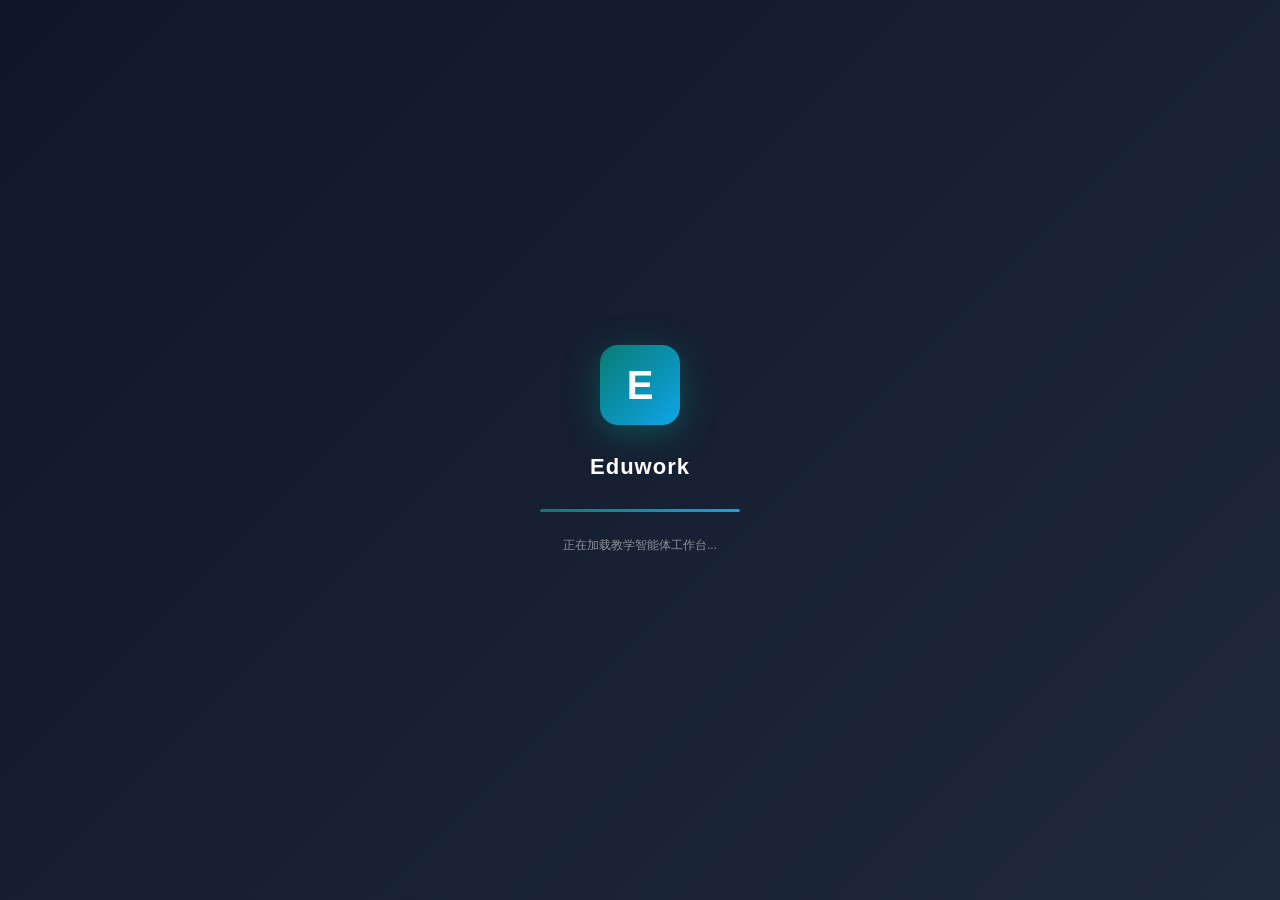
<file: index.html>
<!DOCTYPE html>
<html>
<head>
  <meta charset="UTF-8">
  <meta http-equiv="refresh" content="0; url=prototype/index.html#courses">
  <title>Eduwork</title>
</head>
<body>
  <script>location.href='prototype/index.html#courses';</script>
  <p>正在跳转… <a href="prototype/index.html#courses">点此进入</a></p>
</body>
</html>
</file>
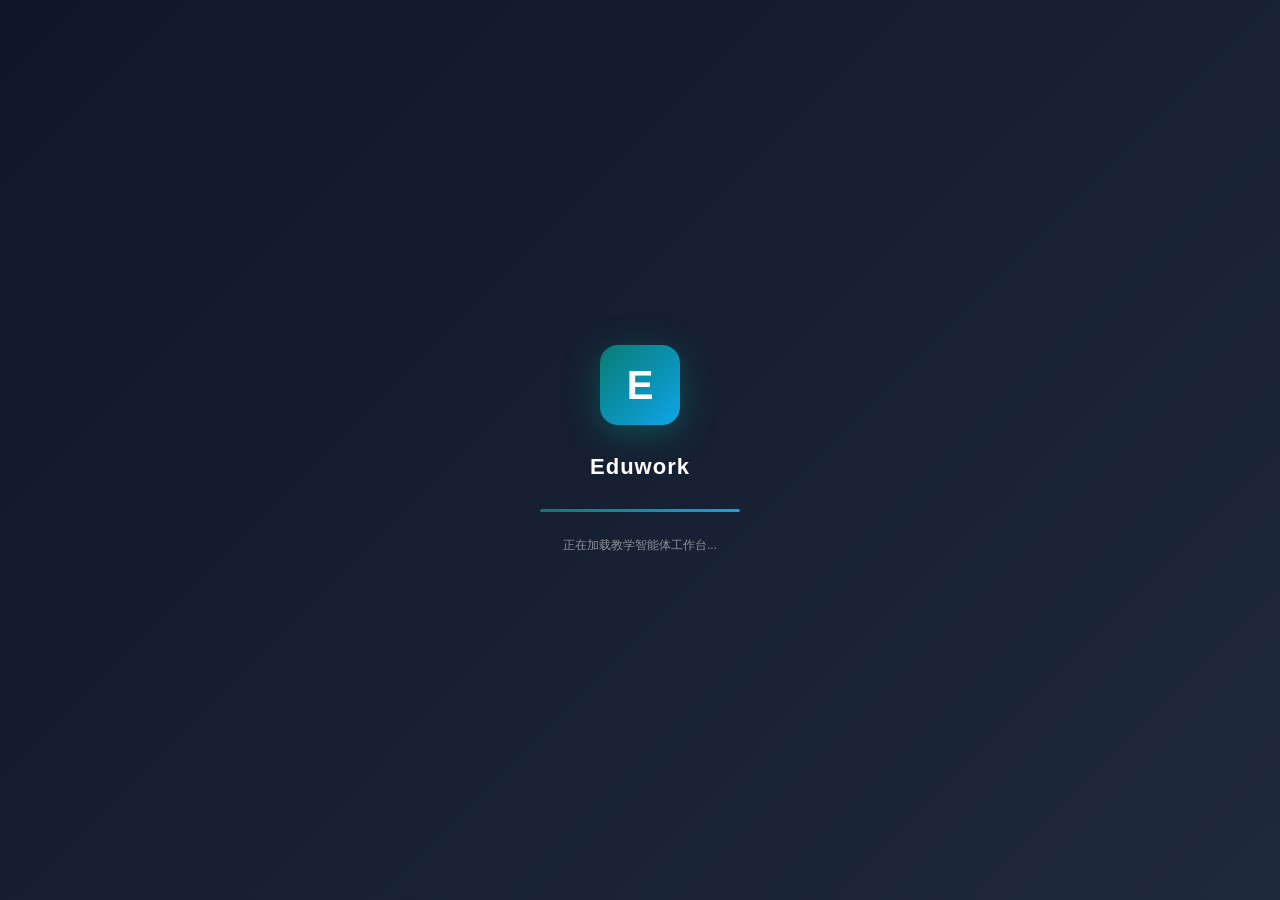
<file: prototype/index.html>
<!DOCTYPE html>
<html lang="zh-CN">
<head>
<meta charset="UTF-8">
<meta name="viewport" content="width=device-width, initial-scale=1.0">
<title>Eduwork</title>
<style>
:root{
  --bg:#f5f6f8;--surface:#fff;--line:#e5e7eb;--text:#1f2937;--muted:#6b7280;
  --primary:#087c72;--primary-light:#e6f7f5;--primary-dark:#066b61;
  --accent:#0ea5e9;--warn:#f59e0b;--danger:#ef4444;--success:#10b981;
  --radius:10px;--shadow:0 1px 3px rgba(0,0,0,.08);
  --shadow-window:0 24px 80px rgba(0,0,0,.35),0 8px 24px rgba(0,0,0,.15);
}
*{margin:0;padding:0;box-sizing:border-box}
html,body{height:100%;overflow:hidden;font-family:'Segoe UI','PingFang SC','Microsoft YaHei',sans-serif;font-size:14px;line-height:1.6;user-select:none}
::-webkit-scrollbar{width:6px;height:6px}
::-webkit-scrollbar-thumb{background:rgba(0,0,0,.18);border-radius:3px}
::-webkit-scrollbar-track{background:transparent}

/* ===== 桌面 ===== */
.desktop{
  position:fixed;inset:0;
  background:
    radial-gradient(circle at 20% 30%, rgba(8,124,114,.35), transparent 50%),
    radial-gradient(circle at 80% 70%, rgba(14,165,233,.3), transparent 50%),
    linear-gradient(135deg,#0f172a 0%,#1e293b 50%,#0f172a 100%);
  display:flex;align-items:center;justify-content:center;
  overflow:hidden;
}
.desktop::before{
  content:'';position:absolute;inset:0;
  background-image:
    radial-gradient(circle at 25% 25%, rgba(255,255,255,.03) 1px, transparent 1px),
    radial-gradient(circle at 75% 75%, rgba(255,255,255,.03) 1px, transparent 1px);
  background-size:40px 40px;
  pointer-events:none;
}
.desktop-logo{
  position:absolute;top:24px;left:32px;
  display:flex;align-items:center;gap:10px;
  color:rgba(255,255,255,.85);font-weight:700;font-size:18px;letter-spacing:.5px;
  z-index:1;
}
.desktop-logo-icon{
  width:36px;height:36px;border-radius:8px;
  background:linear-gradient(135deg,var(--primary),var(--accent));
  display:flex;align-items:center;justify-content:center;
  color:#fff;font-size:18px;font-weight:800;
  box-shadow:0 4px 14px rgba(8,124,114,.4);
}
.desktop-hint{
  position:absolute;bottom:80px;left:50%;transform:translateX(-50%);
  color:rgba(255,255,255,.4);font-size:12px;letter-spacing:1px;
  z-index:1;
}

/* 桌面图标 */
.desktop-icons{
  position:absolute;top:80px;left:32px;
  display:flex;flex-direction:column;gap:24px;z-index:1;
}
.desktop-icon{
  display:flex;flex-direction:column;align-items:center;gap:6px;
  cursor:pointer;padding:8px;border-radius:8px;transition:background .2s;
  width:80px;
}
.desktop-icon:hover{background:rgba(255,255,255,.1)}
.desktop-icon-img{
  width:48px;height:48px;border-radius:10px;
  display:flex;align-items:center;justify-content:center;
  font-size:24px;
  background:linear-gradient(135deg,var(--primary),var(--primary-dark));
  box-shadow:0 4px 14px rgba(0,0,0,.3);
}
.desktop-icon-label{color:rgba(255,255,255,.8);font-size:11px;text-align:center}

/* ===== 启动动画 ===== */
.splash{
  position:fixed;inset:0;z-index:9999;
  background:linear-gradient(135deg,#0f172a,#1e293b);
  display:flex;flex-direction:column;align-items:center;justify-content:center;
  gap:24px;transition:opacity .5s,visibility .5s;
}
.splash.hidden{opacity:0;visibility:hidden}
.splash-logo{
  width:80px;height:80px;border-radius:18px;
  background:linear-gradient(135deg,var(--primary),var(--accent));
  display:flex;align-items:center;justify-content:center;
  color:#fff;font-size:40px;font-weight:800;
  box-shadow:0 8px 32px rgba(8,124,114,.5);
  animation:splashPulse 1.5s ease-in-out infinite;
}
.splash-name{color:#fff;font-size:22px;font-weight:700;letter-spacing:1px}
.splash-loading{
  width:200px;height:3px;background:rgba(255,255,255,.1);border-radius:2px;overflow:hidden;
}
.splash-loading-bar{
  height:100%;width:0;border-radius:2px;
  background:linear-gradient(90deg,var(--primary),var(--accent));
  animation:loading 1.8s ease-out forwards;
}
.splash-text{color:rgba(255,255,255,.5);font-size:12px}
@keyframes splashPulse{0%,100%{transform:scale(1)}50%{transform:scale(1.08)}}
@keyframes loading{0%{width:0}100%{width:100%}}

/* ===== 应用窗口 ===== */
.app-window{
  width:1180px;height:760px;max-width:96vw;max-height:92vh;
  background:var(--surface);border-radius:12px;
  box-shadow:var(--shadow-window);
  display:flex;flex-direction:column;overflow:hidden;
  position:relative;z-index:10;
  animation:windowOpen .4s cubic-bezier(.2,.8,.2,1);
}
.app-window.minimized{animation:windowMin .3s forwards;pointer-events:none}
.app-window.maximized{width:100vw;height:100vh;max-width:100vw;max-height:100vh;border-radius:0}
@keyframes windowOpen{
  from{opacity:0;transform:scale(.92) translateY(20px)}
  to{opacity:1;transform:scale(1) translateY(0)}
}
@keyframes windowMin{
  from{opacity:1;transform:scale(1)}
  to{opacity:0;transform:scale(.7) translateY(400px)}
}

/* 标题栏 */
.titlebar{
  height:44px;flex-shrink:0;
  background:var(--surface);border-bottom:1px solid var(--line);
  display:flex;align-items:center;padding:0 16px;
  cursor:grab;user-select:none;
  -webkit-app-region:drag;
}
.titlebar:active{cursor:grabbing}
.titlebar-left{display:flex;align-items:center;gap:10px}
.titlebar-logo{
  width:24px;height:24px;border-radius:5px;
  background:linear-gradient(135deg,var(--primary),var(--accent));
  display:flex;align-items:center;justify-content:center;
  color:#fff;font-size:13px;font-weight:800;
}
.titlebar-name{font-weight:700;font-size:13px;color:var(--text)}
.titlebar-name .ver{font-size:11px;color:var(--muted);font-weight:400;margin-left:4px}
.titlebar-center{
  flex:1;text-align:center;font-size:12px;color:var(--muted);
  pointer-events:none;
}
.titlebar-controls{display:flex;gap:0;margin-left:auto;-webkit-app-region:no-drag}
.win-btn{
  width:36px;height:28px;border:none;background:transparent;cursor:pointer;
  display:flex;align-items:center;justify-content:center;
  font-size:14px;color:var(--muted);border-radius:4px;transition:all .15s;
}
.win-btn:hover{background:var(--bg)}
.win-btn.close:hover{background:var(--danger);color:#fff}

/* 模式 Tab */
.mode-tabs{
  height:48px;flex-shrink:0;
  background:var(--surface);border-bottom:1px solid var(--line);
  display:flex;align-items:center;padding:0 16px;gap:4px;
}
.mode-tab{
  padding:8px 20px;border-radius:8px;cursor:pointer;
  font-weight:600;font-size:13px;color:var(--muted);
  transition:all .2s;border:none;background:transparent;
  display:flex;align-items:center;gap:6px;
}
.mode-tab:hover{background:var(--bg)}
.mode-tab.active{background:var(--primary);color:#fff}
.mode-tab-icon{font-size:14px}
.mode-right{margin-left:auto;display:flex;align-items:center;gap:12px}
.notify-btn{position:relative;width:32px;height:32px;border-radius:6px;border:1px solid var(--line);background:var(--surface);cursor:pointer;font-size:14px;display:flex;align-items:center;justify-content:center}
.notify-badge{position:absolute;top:0;right:0;width:16px;height:16px;background:var(--danger);color:#fff;border-radius:50%;font-size:10px;display:flex;align-items:center;justify-content:center;font-weight:700}
.user-info{display:flex;align-items:center;gap:6px;cursor:pointer;padding:4px 8px;border-radius:6px}
.user-info:hover{background:var(--bg)}
.user-avatar{width:28px;height:28px;border-radius:50%;background:linear-gradient(135deg,var(--primary),var(--accent));color:#fff;display:flex;align-items:center;justify-content:center;font-weight:700;font-size:12px}
.user-name{font-weight:600;font-size:12px}

/* 主内容区 */
.app-content{flex:1;overflow:hidden;position:relative}
.mode-page{display:none;height:100%;width:100%}
.mode-page.active{display:flex}

/* ===== 对话模式 ===== */
.chat-layout{display:flex;height:100%;width:100%;flex:1;min-height:0}
.chat-sidebar{width:240px;background:#fafbfc;border-right:1px solid var(--line);display:flex;flex-direction:column;flex-shrink:0}
.new-chat-btn{margin:12px;padding:10px 16px;background:var(--primary);color:#fff;border:none;border-radius:8px;cursor:pointer;font-weight:600;font-size:13px;display:flex;align-items:center;gap:8px;justify-content:center}
.new-chat-btn:hover{background:var(--primary-dark)}
.chat-history{flex:1;overflow-y:auto;padding:0 8px 8px}
.chat-history-section{font-size:11px;color:var(--muted);font-weight:600;padding:12px 8px 4px;text-transform:uppercase;letter-spacing:.5px}
.chat-history-item{padding:8px 12px;border-radius:6px;cursor:pointer;font-size:13px;color:var(--text);transition:background .15s}
.chat-history-item:hover{background:var(--bg)}
.chat-history-item.active{background:var(--primary-light);color:var(--primary)}
.chat-main{flex:1;display:flex;flex-direction:column;min-width:0;background:var(--bg)}
.chat-header{padding:12px 24px;border-bottom:1px solid var(--line);display:flex;align-items:center;justify-content:space-between;background:var(--surface)}
.course-context{display:flex;align-items:center;gap:8px;font-size:12px;color:var(--muted)}
.course-context select{padding:4px 8px;border:1px solid var(--line);border-radius:6px;font-size:12px;background:var(--surface)}
.chat-messages{flex:1;overflow-y:auto;padding:24px;display:flex;flex-direction:column;gap:16px}
.msg{max-width:80%;padding:14px 18px;border-radius:12px;font-size:14px;line-height:1.7}
.msg-ai{background:var(--surface);border:1px solid var(--line);border-bottom-left-radius:4px;align-self:flex-start;box-shadow:var(--shadow)}
.msg-user{background:var(--primary);color:#fff;border-bottom-right-radius:4px;align-self:flex-end}
.msg-actions{margin-top:10px;display:flex;gap:8px}
.msg-action-btn{padding:4px 12px;font-size:12px;border:1px solid var(--line);border-radius:6px;background:var(--surface);cursor:pointer;color:var(--muted)}
.msg-action-btn:hover{background:var(--primary-light);color:var(--primary);border-color:var(--primary)}
.chat-input-area{padding:16px 24px;border-top:1px solid var(--line);background:var(--surface)}
.file-attachment{display:flex;align-items:center;gap:6px;padding:6px 12px;background:var(--primary-light);border-radius:6px;font-size:12px;color:var(--primary);margin-bottom:8px;width:fit-content}
.chat-input-wrapper{display:flex;align-items:flex-end;gap:8px;border:1px solid var(--line);border-radius:12px;padding:8px 12px;background:var(--surface)}
.chat-input-wrapper:focus-within{border-color:var(--primary)}
.chat-input{flex:1;border:none;background:transparent;outline:none;font-size:14px;resize:none;max-height:120px;line-height:1.5}
.attach-btn{width:32px;height:32px;border:none;background:transparent;cursor:pointer;font-size:18px;color:var(--muted);border-radius:6px}
.attach-btn:hover{background:var(--bg)}
.send-btn{padding:8px 20px;background:var(--primary);color:#fff;border:none;border-radius:8px;cursor:pointer;font-weight:600;font-size:13px}
.send-btn:hover{background:var(--primary-dark)}

/* ===== 任务模式 ===== */
.task-page{padding:24px;max-width:1000px;margin:0 auto;width:100%;height:100%;overflow-y:auto}

/* 推荐技能 */
.skill-rec-grid{display:grid;grid-template-columns:repeat(auto-fill,minmax(200px,1fr));gap:12px}
.skill-rec-card{display:flex;align-items:flex-start;gap:10px;padding:14px;background:linear-gradient(135deg,#fff,var(--primary-light));border:1px solid var(--line);border-radius:10px;cursor:pointer;transition:all .2s;position:relative;overflow:hidden}
.skill-rec-card:hover{border-color:var(--primary);box-shadow:0 4px 14px rgba(8,124,114,.15);transform:translateY(-2px)}
.skill-rec-card.installed{background:linear-gradient(135deg,#fff,#d1fae5);border-color:var(--success)}
.skill-rec-icon{width:36px;height:36px;border-radius:8px;display:flex;align-items:center;justify-content:center;font-size:18px;flex-shrink:0;background:#fff;box-shadow:0 2px 6px rgba(0,0,0,.08)}
.skill-rec-info{flex:1;min-width:0}
.skill-rec-name{font-weight:700;font-size:13px;color:var(--text);display:flex;align-items:center;gap:6px}
.skill-rec-badge{font-size:9px;padding:1px 6px;border-radius:3px;background:var(--accent);color:#fff;font-weight:600}
.skill-rec-badge.chat{background:#8b5cf6}
.skill-rec-badge.task{background:var(--primary)}
.skill-rec-desc{font-size:11px;color:var(--muted);margin-top:2px;line-height:1.4}
.skill-rec-action{margin-top:8px;display:flex;align-items:center;justify-content:space-between;gap:8px}
.skill-rec-install{padding:4px 12px;font-size:11px;font-weight:600;border:none;border-radius:6px;background:var(--primary);color:#fff;cursor:pointer}
.skill-rec-install:hover{background:var(--primary-dark)}
.skill-rec-install.installed{background:var(--success);cursor:default}
.skill-rec-author{font-size:10px;color:var(--muted)}
.section-row{display:flex;align-items:center;justify-content:space-between;margin:24px 0 12px}
.section-row-title{font-size:12px;font-weight:700;color:var(--muted);text-transform:uppercase;letter-spacing:.5px}
.section-row-link{font-size:12px;color:var(--primary);cursor:pointer;font-weight:600}
.section-row-link:hover{text-decoration:underline}

/* ===== 技能市场 模态对话框 ===== */
.marketplace-overlay{position:absolute;inset:0;background:rgba(0,0,0,.45);z-index:50;display:none;align-items:center;justify-content:center;backdrop-filter:blur(2px)}
.marketplace-overlay.show{display:flex;animation:fadeOverlay .2s}
@keyframes fadeOverlay{from{opacity:0}to{opacity:1}}
.marketplace-dialog{
  width:880px;max-width:92%;height:560px;max-height:88%;
  background:var(--surface);border-radius:12px;
  box-shadow:0 24px 80px rgba(0,0,0,.35),0 8px 24px rgba(0,0,0,.15);
  display:flex;flex-direction:column;overflow:hidden;
  animation:dialogOpen .25s cubic-bezier(.2,.8,.2,1);
}
@keyframes dialogOpen{from{opacity:0;transform:scale(.96) translateY(12px)}to{opacity:1;transform:scale(1) translateY(0)}}
.marketplace-header{padding:14px 20px;background:var(--surface);border-bottom:1px solid var(--line);display:flex;align-items:center;gap:14px;flex-shrink:0;-webkit-app-region:drag}
.marketplace-back{display:none}
.marketplace-title{font-size:14px;font-weight:700;display:flex;align-items:center;gap:8px;flex-shrink:0}
.marketplace-title-icon{font-size:16px}
.marketplace-search{flex:1;padding:8px 14px;border:1px solid var(--line);border-radius:8px;font-size:13px;outline:none;background:var(--bg)}
.marketplace-search:focus{border-color:var(--primary);background:var(--surface)}
.marketplace-filters{display:flex;gap:6px;flex-shrink:0}
.marketplace-filter{padding:6px 14px;border:1px solid var(--line);border-radius:8px;background:var(--surface);cursor:pointer;font-size:12px;font-weight:600;color:var(--muted)}
.marketplace-filter.active{background:var(--primary);color:#fff;border-color:var(--primary)}
.marketplace-close{width:30px;height:30px;border:none;background:transparent;cursor:pointer;font-size:16px;color:var(--muted);border-radius:6px;-webkit-app-region:no-drag;display:flex;align-items:center;justify-content:center}
.marketplace-close:hover{background:var(--danger);color:#fff}
.marketplace-body{flex:1;overflow-y:auto;padding:20px}
.marketplace-grid{display:grid;grid-template-columns:repeat(auto-fill,minmax(240px,1fr));gap:14px}
.marketplace-card{background:var(--surface);border:1px solid var(--line);border-radius:12px;padding:18px;cursor:pointer;transition:all .2s;position:relative}
.marketplace-card:hover{border-color:var(--primary);box-shadow:0 4px 14px rgba(0,0,0,.1);transform:translateY(-2px)}
.marketplace-card.installed{border-color:var(--success);background:linear-gradient(135deg,#fff,#d1fae5)}
.mp-card-head{display:flex;align-items:flex-start;gap:12px;margin-bottom:10px;padding-right:36px}
.mp-card-icon{width:44px;height:44px;border-radius:10px;display:flex;align-items:center;justify-content:center;font-size:22px;flex-shrink:0;background:var(--primary-light)}
.mp-card-info{flex:1;min-width:0}
.mp-card-name{font-weight:700;font-size:14px;display:flex;align-items:center;gap:6px;flex-wrap:wrap}
.mp-card-type{font-size:9px;padding:2px 6px;border-radius:3px;font-weight:600}
.mp-card-type.chat{background:#ede9fe;color:#6d28d9}
.mp-card-type.task{background:var(--primary-light);color:var(--primary)}
.mp-card-author{font-size:11px;color:var(--muted);margin-top:2px}
.mp-card-desc{font-size:12px;color:var(--muted);line-height:1.5;margin-bottom:10px}
.mp-card-meta{display:flex;gap:12px;font-size:11px;color:var(--muted);margin-bottom:0}
.mp-card-meta-item{display:flex;align-items:center;gap:3px}
.mp-card-action{position:absolute;top:14px;right:14px;width:28px;height:28px;padding:0;border:1.5px solid var(--primary);border-radius:50%;font-weight:400;font-size:18px;line-height:1;cursor:pointer;background:var(--primary);color:#fff;display:flex;align-items:center;justify-content:center;transition:all .15s;box-shadow:0 2px 6px rgba(8,124,114,.3)}
.mp-card-action:hover{background:var(--primary-dark);border-color:var(--primary-dark);transform:scale(1.1)}
.mp-card-action.installed{border-color:var(--success);background:var(--success);color:#fff;cursor:default}
.mp-card-action.installed::before{content:''}

/* 对话模式 - 已启用技能 */
.chat-skills{padding:12px 8px;border-top:1px solid var(--line);flex-shrink:0}
.chat-skills-title{font-size:10px;font-weight:700;color:var(--muted);text-transform:uppercase;letter-spacing:.5px;margin-bottom:8px;padding:0 4px;display:flex;align-items:center;justify-content:space-between}
.chat-skills-manage{font-size:10px;color:var(--primary);cursor:pointer;font-weight:600}
.chat-skill-item{display:flex;align-items:center;gap:6px;padding:6px 8px;border-radius:6px;cursor:pointer;font-size:12px;transition:background .15s}
.chat-skill-item:hover{background:var(--bg)}
.chat-skill-item.active{background:var(--primary-light);color:var(--primary)}
.chat-skill-icon{font-size:14px}
.chat-skill-toggle{width:28px;height:16px;border-radius:8px;background:var(--success);position:relative;flex-shrink:0;transition:background .2s}
.chat-skill-toggle::after{content:'';position:absolute;top:2px;left:14px;width:12px;height:12px;border-radius:50%;background:#fff;transition:left .2s}
.chat-skill-toggle.off{background:#d1d5db}
.chat-skill-toggle.off::after{left:2px}
.task-new-btn{padding:8px 16px;border:none;border-radius:8px;background:var(--primary);color:#fff;cursor:pointer;font-size:13px;font-weight:600;display:inline-flex;align-items:center;gap:6px;transition:all .2s;flex-shrink:0}
.task-new-btn:hover{background:var(--primary-dark)}
.section-title{font-size:12px;font-weight:700;color:var(--muted);text-transform:uppercase;letter-spacing:.5px;margin:24px 0 12px}

/* 任务模式 - 两列布局 */
.task-layout{display:flex;gap:16px;height:100%;width:100%;max-width:1100px;margin:0 auto;padding:20px;overflow:hidden}
.task-main-col{flex:1;min-width:0;display:flex;flex-direction:column;overflow:hidden}
.task-side-col{width:220px;flex-shrink:0;display:flex;flex-direction:column;gap:16px;overflow:hidden;padding-right:2px}

/* 主列：任务队列 */
.task-main-head{display:flex;align-items:center;justify-content:space-between;margin-bottom:10px;flex-shrink:0}
.task-main-title{font-size:14px;font-weight:700;color:var(--muted)}

/* 新建任务 - 对话框形式 */
.task-composer{margin-bottom:16px;flex-shrink:0;border:1px solid var(--line);border-radius:14px;background:var(--surface);overflow:hidden;transition:border-color .2s}
.task-composer:focus-within{border-color:var(--primary);box-shadow:0 0 0 3px rgba(8,124,114,.1)}
.task-composer-input{width:100%;border:none;outline:none;background:transparent;padding:14px 16px 8px;font-size:13px;font-family:inherit;resize:none;min-height:60px;line-height:1.5}
.task-composer-input::placeholder{color:var(--muted)}
.task-composer-toolbar{display:flex;align-items:center;justify-content:space-between;padding:6px 10px 8px;gap:8px}
.task-composer-left{display:flex;align-items:center;gap:4px}
.task-composer-right{display:flex;align-items:center;gap:8px}
.tc-icon-btn{width:28px;height:28px;border:none;background:transparent;border-radius:6px;cursor:pointer;display:flex;align-items:center;justify-content:center;font-size:15px;color:var(--muted);transition:all .15s}
.tc-icon-btn:hover{background:var(--bg);color:var(--primary)}
.tc-icon-btn.attach{font-size:18px;font-weight:400}
.tc-media-group{display:flex;gap:2px;margin-left:4px}
.tc-media-btn{width:24px;height:24px;border:none;border-radius:5px;cursor:pointer;display:flex;align-items:center;justify-content:center;font-size:12px;color:#fff}
.tc-media-btn.video{background:#8b5cf6}
.tc-media-btn.image{background:#8b5cf6}
.tc-media-btn.doc{background:var(--primary)}
.tc-mode{font-size:11px;color:var(--muted);cursor:pointer;display:flex;align-items:center;gap:2px;padding:3px 6px;border-radius:6px}
.tc-mode:hover{background:var(--bg)}
.tc-mic{width:26px;height:26px;border:none;background:transparent;cursor:pointer;font-size:14px;color:var(--muted);border-radius:6px}
.tc-mic:hover{color:var(--primary)}
.tc-send{width:30px;height:30px;border:none;border-radius:8px;background:var(--primary);color:#fff;cursor:pointer;font-size:14px;display:flex;align-items:center;justify-content:center}
.tc-send:hover{background:var(--primary-dark)}

/* 紧凑任务行 */
.task-row{display:flex;align-items:center;gap:10px;padding:7px 12px;background:var(--surface);border:1px solid var(--line);border-radius:8px;transition:all .15s;cursor:pointer}
.task-row:hover{border-color:var(--primary);background:var(--primary-light)}
.task-row+.task-row{margin-top:4px}
.task-row-status{width:8px;height:8px;border-radius:50%;flex-shrink:0}
.task-row-status.running{background:var(--primary);box-shadow:0 0 0 3px rgba(8,124,114,.18)}
.task-row-status.queued{background:var(--muted)}
.task-row-status.done{background:var(--success)}
.task-row-status.failed{background:var(--danger)}
.task-row-body{flex:1;min-width:0;display:flex;align-items:center;gap:8px}
.task-row-name{font-size:12px;font-weight:600;color:var(--text);white-space:nowrap;overflow:hidden;text-overflow:ellipsis}
.task-row-meta{font-size:11px;color:var(--muted);white-space:nowrap;flex-shrink:0}
.task-row-meta .sep{color:var(--line);margin:0 2px}
.task-row-progress{width:60px;height:3px;background:var(--bg);border-radius:2px;overflow:hidden;flex-shrink:0}
.task-row-progress-bar{height:100%;border-radius:2px;transition:width .5s}
.task-row-actions{display:flex;gap:4px;flex-shrink:0}
.task-row-btn{padding:2px 8px;font-size:10px;border:1px solid var(--line);border-radius:4px;background:var(--surface);cursor:pointer;color:var(--muted)}
.task-row-btn:hover{border-color:var(--primary);color:var(--primary)}
.task-row-btn.primary{background:var(--primary);color:#fff;border-color:var(--primary)}

/* 任务队列分组 - 折叠式 */
.task-group{margin-bottom:8px}
.task-group-head{display:flex;align-items:center;gap:8px;margin-bottom:6px;padding:0 2px;cursor:pointer;user-select:none}
.task-group-title{font-size:11px;font-weight:700;color:var(--muted);text-transform:uppercase;letter-spacing:.5px;display:flex;align-items:center;gap:4px}
.task-group-arrow{font-size:9px;color:var(--muted);transition:transform .2s}
.task-group.collapsed .task-group-arrow{transform:rotate(-90deg)}
.task-group.collapsed .task-group-list{display:none}
.task-group-count{font-size:10px;color:var(--muted);background:var(--bg);padding:1px 7px;border-radius:8px}
.task-group-list{display:flex;flex-direction:column}

/* 侧列：任务模板 + 推荐技能（弱化，各自滚动） */
.side-section{display:flex;flex-direction:column;min-height:0;flex-shrink:0}
.side-section.max-h{flex:1;min-height:0}
.side-section-head{display:flex;align-items:center;justify-content:space-between;margin-bottom:8px;flex-shrink:0}
.side-section-title{font-size:11px;font-weight:700;color:var(--muted);text-transform:uppercase;letter-spacing:.5px}
.side-section-link{font-size:11px;color:var(--primary);cursor:pointer;font-weight:600}
.side-section-link:hover{text-decoration:underline}

/* 弱化的任务模板 */
.tpl-list-scroll{flex:1;overflow-y:auto;min-height:0}
.tpl-list{display:flex;flex-direction:column;gap:4px}
.tpl-item{display:flex;align-items:flex-start;gap:8px;padding:7px 10px;border:1px solid transparent;border-radius:7px;cursor:pointer;font-size:12px;color:var(--text);transition:all .15s;background:transparent}
.tpl-item:hover{background:var(--bg);border-color:var(--line)}
.tpl-item-icon{font-size:14px;flex-shrink:0;opacity:.7;margin-top:1px}
.tpl-item-body{flex:1;min-width:0}
.tpl-item-name{font-weight:500;font-size:12px}
.tpl-item-desc{font-size:10px;color:var(--muted);margin-top:1px;line-height:1.3}

/* 弱化的推荐技能 */
.skill-mini-scroll{flex:1;overflow-y:auto;min-height:0}
.skill-mini-list{display:flex;flex-direction:column;gap:6px}
.skill-mini{display:flex;align-items:center;gap:8px;padding:7px 10px;border:1px solid transparent;border-radius:7px;cursor:pointer;transition:all .15s}
.skill-mini:hover{background:var(--bg);border-color:var(--line)}
.skill-mini-icon{font-size:14px;flex-shrink:0}
.skill-mini-info{flex:1;min-width:0}
.skill-mini-name{font-size:12px;font-weight:600;display:flex;align-items:center;gap:4px}
.skill-mini-badge{font-size:8px;padding:1px 4px;border-radius:3px;font-weight:600;color:#fff}
.skill-mini-badge.task{background:var(--primary)}
.skill-mini-badge.chat{background:#8b5cf6}
.skill-mini-desc{font-size:10px;color:var(--muted);white-space:nowrap;overflow:hidden;text-overflow:ellipsis}
.skill-mini-install{width:20px;height:20px;border:1px solid var(--line);border-radius:50%;background:var(--surface);color:var(--muted);cursor:pointer;flex-shrink:0;font-size:13px;line-height:1;display:flex;align-items:center;justify-content:center;transition:all .15s}
.skill-mini-install:hover{border-color:var(--primary);color:var(--primary);background:var(--primary-light)}
.skill-mini-install.installed{border-color:var(--success);color:var(--success);cursor:default}
.template-desc{font-size:10px;color:var(--muted);margin-top:2px}
.queue-group{margin-bottom:16px}
.queue-header{display:flex;align-items:center;justify-content:space-between;padding:8px 0;cursor:pointer}
.queue-title{font-weight:700;font-size:13px;display:flex;align-items:center;gap:8px}
.queue-count{background:var(--bg);color:var(--muted);font-size:11px;padding:2px 8px;border-radius:10px;font-weight:600}
.queue-list{border-radius:10px;overflow:hidden}
.task-card{padding:12px 16px;background:var(--surface);border:1px solid var(--line);border-radius:10px;margin-bottom:8px;cursor:pointer;transition:all .15s}
.task-card:hover{box-shadow:var(--shadow)}
.task-card-header{display:flex;align-items:center;justify-content:space-between;margin-bottom:8px}
.task-name{font-weight:600;font-size:13px;display:flex;align-items:center;gap:6px}
.task-course{font-size:11px;color:var(--muted)}
.task-progress{height:6px;background:var(--bg);border-radius:3px;overflow:hidden;margin:8px 0}
.task-progress-bar{height:100%;border-radius:3px;transition:width .5s}
.task-progress-bar.running{background:var(--primary)}
.task-progress-bar.queued{background:var(--muted)}
.task-progress-bar.done{background:var(--success)}
.task-progress-bar.failed{background:var(--danger)}
.task-meta{display:flex;align-items:center;justify-content:space-between;font-size:11px;color:var(--muted)}
.task-actions{display:flex;gap:6px;margin-top:8px}
.task-action-btn{padding:4px 10px;font-size:11px;border:1px solid var(--line);border-radius:6px;background:var(--surface);cursor:pointer;color:var(--muted)}
.task-action-btn:hover{border-color:var(--primary);color:var(--primary)}
.task-action-btn.primary{background:var(--primary);color:#fff;border-color:var(--primary)}

/* ===== 教学模式 ===== */
.teach-page{padding:24px;max-width:1000px;margin:0 auto;width:100%;height:100%;overflow-y:auto}
.teach-greeting{font-size:20px;font-weight:700;margin-bottom:2px}
.teach-date{font-size:13px;color:var(--muted);margin-bottom:20px}
.stat-bar{display:grid;grid-template-columns:repeat(4,1fr);gap:12px;margin-bottom:24px}
.stat-card{background:var(--surface);border:1px solid var(--line);border-radius:12px;padding:16px;text-align:center;cursor:pointer;transition:all .2s}
.stat-card:hover{box-shadow:0 4px 14px rgba(0,0,0,.08);transform:translateY(-2px)}
.stat-value{font-size:24px;font-weight:800;color:var(--primary)}
.stat-label{font-size:11px;color:var(--muted);margin-top:4px}
.section-header{display:flex;align-items:center;justify-content:space-between;margin-bottom:12px}
.section-header h2{font-size:15px;font-weight:700}
.section-link{font-size:12px;color:var(--primary);cursor:pointer;text-decoration:none}
.course-grid{display:grid;grid-template-columns:repeat(auto-fill,minmax(200px,1fr));gap:12px;margin-bottom:24px}
.course-card{background:var(--surface);border:1px solid var(--line);border-radius:12px;padding:16px;cursor:pointer;transition:all .2s}
.course-card:hover{box-shadow:0 4px 14px rgba(0,0,0,.1);transform:translateY(-2px)}
.course-name{font-size:14px;font-weight:700;margin-bottom:6px}
.course-meta{display:flex;gap:6px;flex-wrap:wrap;margin-bottom:8px}
.course-tag{font-size:10px;padding:2px 6px;border-radius:4px;background:var(--bg);color:var(--muted)}
.course-tag.version{background:var(--primary-light);color:var(--primary)}
.course-tag.role{background:#fef3c7;color:#92400e}
.course-tag.status-active{background:#d1fae5;color:#065f46}
.course-tag.status-draft{background:#fef3c7;color:#92400e}
.course-enter{font-size:12px;color:var(--primary);font-weight:600}
.course-card.new{display:flex;align-items:center;justify-content:center;border:2px dashed var(--line);color:var(--muted)}
.course-card.new:hover{border-color:var(--primary);color:var(--primary)}
.dual-panel{display:grid;grid-template-columns:1fr 1fr;gap:16px;margin-bottom:24px}
.panel{background:var(--surface);border:1px solid var(--line);border-radius:12px;padding:16px}
.todo-item{display:flex;align-items:flex-start;gap:8px;padding:10px 0;border-bottom:1px solid var(--line)}
.todo-item:last-child{border-bottom:none}
.todo-icon{font-size:16px;flex-shrink:0}
.todo-content{flex:1}
.todo-title{font-size:13px;font-weight:600}
.todo-meta{font-size:11px;color:var(--muted)}
.todo-go{font-size:12px;color:var(--primary);cursor:pointer;white-space:nowrap}
.task-mini{padding:10px 0;border-bottom:1px solid var(--line)}
.task-mini:last-child{border-bottom:none}
.task-mini-header{display:flex;align-items:center;justify-content:space-between;font-size:13px;font-weight:600}
.task-mini-progress{height:4px;background:var(--bg);border-radius:2px;margin:6px 0}
.task-mini-bar{height:100%;border-radius:2px;background:var(--primary)}
.recent-item{display:flex;align-items:center;gap:8px;padding:8px 0;font-size:13px;cursor:pointer}
.recent-item:hover{color:var(--primary)}
.recent-icon{font-size:16px;flex-shrink:0}
.quick-actions{display:grid;grid-template-columns:1fr 1fr;gap:8px}
.quick-btn{padding:12px;background:var(--primary-light);border:1px solid var(--primary);border-radius:8px;cursor:pointer;font-size:13px;font-weight:600;color:var(--primary);display:flex;align-items:center;justify-content:center;gap:6px}
.quick-btn:hover{background:var(--primary);color:#fff}

/* ===== 任务栏 ===== */
.taskbar{
  position:fixed;bottom:0;left:0;right:0;height:56px;
  background:rgba(15,23,42,.85);backdrop-filter:blur(20px);
  display:flex;align-items:center;justify-content:center;gap:8px;
  z-index:100;border-top:1px solid rgba(255,255,255,.1);
}
.taskbar-start{
  display:flex;align-items:center;gap:8px;
  padding:6px 16px;border-radius:8px;cursor:pointer;
  color:rgba(255,255,255,.9);font-size:13px;font-weight:600;
  transition:background .2s;
}
.taskbar-start:hover{background:rgba(255,255,255,.1)}
.taskbar-start-icon{
  width:28px;height:28px;border-radius:6px;
  background:linear-gradient(135deg,var(--primary),var(--accent));
  display:flex;align-items:center;justify-content:center;
  color:#fff;font-size:14px;font-weight:800;
}
.taskbar-apps{display:flex;gap:8px;margin-left:16px}
.taskbar-app{
  width:40px;height:40px;border-radius:8px;cursor:pointer;
  display:flex;align-items:center;justify-content:center;
  font-size:20px;position:relative;transition:all .2s;
  background:rgba(255,255,255,.05);
}
.taskbar-app:hover{background:rgba(255,255,255,.15);transform:translateY(-4px)}
.taskbar-app.active::after{
  content:'';position:absolute;bottom:-6px;left:50%;transform:translateX(-50%);
  width:4px;height:4px;border-radius:50%;background:var(--primary);
}
.taskbar-clock{
  margin-left:auto;padding:6px 16px;
  color:rgba(255,255,255,.8);font-size:12px;text-align:center;
}

/* 最小化后的任务栏图标 */
.minimized-icon{
  width:40px;height:40px;border-radius:8px;cursor:pointer;
  display:none;align-items:center;justify-content:center;
  font-size:20px;position:relative;
  background:linear-gradient(135deg,var(--primary),var(--accent));
  animation:bounceIn .3s;
}
.minimized-icon.show{display:flex}
.minimized-icon:hover{transform:translateY(-4px)}
@keyframes bounceIn{from{transform:scale(.5);opacity:0}to{transform:scale(1);opacity:1}}

/* 窗口失焦效果 */
.app-window.unfocused{box-shadow:0 8px 32px rgba(0,0,0,.2)}
.app-window.unfocused .titlebar{background:#f9fafb}

/* 动画 */
@keyframes pulse{0%,100%{opacity:1}50%{opacity:.4}}
.typing-dot{display:inline-block;width:6px;height:6px;background:var(--muted);border-radius:50%;margin:0 2px;animation:pulse 1.4s infinite}
.typing-dot:nth-child(2){animation-delay:.2s}
.typing-dot:nth-child(3){animation-delay:.4s}
</style>
</head>
<body>

<!-- ===== 启动动画 ===== -->
<div class="splash" id="splash">
  <div class="splash-logo">E</div>
  <div class="splash-name">Eduwork</div>
  <div class="splash-loading"><div class="splash-loading-bar"></div></div>
  <div class="splash-text">正在加载教学智能体工作台...</div>
</div>

<!-- ===== 桌面 ===== -->
<div class="desktop" id="desktop">

  <!-- 桌面左上角 Logo -->
  <div class="desktop-logo">
    <div class="desktop-logo-icon">E</div>
    Eduwork
  </div>

  <!-- 桌面图标 -->
  <div class="desktop-icons">
    <div class="desktop-icon" ondblclick="restoreApp()">
      <div class="desktop-icon-img">E</div>
      <div class="desktop-icon-label">Eduwork</div>
    </div>
  </div>

  <div class="desktop-hint">双击桌面图标启动应用 · 拖拽标题栏移动窗口</div>

  <!-- ===== 应用窗口 ===== -->
  <div class="app-window" id="appWindow">

    <!-- 标题栏 -->
    <div class="titlebar" id="titlebar">
      <div class="titlebar-left">
        <div class="titlebar-logo">E</div>
        <span class="titlebar-name">Eduwork <span class="ver">v1.0</span></span>
      </div>
      <div class="titlebar-center" id="titlebarCenter">对话模式</div>
      <div class="titlebar-controls">
        <button class="win-btn" onclick="minimizeApp()" title="最小化">─</button>
        <button class="win-btn" onclick="toggleMaximize()" title="最大化/还原">▢</button>
        <button class="win-btn close" onclick="closeApp()" title="关闭">✕</button>
      </div>
    </div>

    <!-- 模式 Tab -->
    <div class="mode-tabs">
      <button class="mode-tab active" data-mode="chat" onclick="switchMode('chat')">
        <span class="mode-tab-icon">💬</span>对话
      </button>
      <button class="mode-tab" data-mode="task" onclick="switchMode('task')">
        <span class="mode-tab-icon">⚙</span>任务
      </button>
      <button class="mode-tab" data-mode="teach" onclick="switchMode('teach')">
        <span class="mode-tab-icon">📚</span>教学
      </button>
      <div class="mode-right">
        <button class="notify-btn" onclick="location.href='Course-Management.html#materials'" title="知识库" style="width:auto;padding:0 12px;gap:4px;font-size:13px;font-weight:600;color:var(--text)">📚 知识库</button>
        <button class="notify-btn" onclick="openMarketplace()" title="技能市场" style="width:auto;padding:0 12px;gap:4px;font-size:13px;font-weight:600;color:var(--primary)">🧩 技能市场</button>
        <button class="notify-btn">🔔<span class="notify-badge">3</span></button>
        <div class="user-info" onclick="alert('用户中心')">
          <div class="user-avatar">林</div>
          <span class="user-name">林老师</span>
        </div>
      </div>
    </div>

    <!-- 主内容区 -->
    <div class="app-content">

      <!-- ===== 对话模式 ===== -->
      <div class="mode-page active" id="mode-chat">
        <div class="chat-layout">
          <div class="chat-sidebar">
            <button class="new-chat-btn" onclick="newChat()">＋ 新对话</button>
            <div class="chat-history">
              <div class="chat-history-section">今天</div>
              <div class="chat-history-item active">备课片段改写</div>
              <div class="chat-history-item">案例：供给弹性</div>
              <div class="chat-history-section">昨天</div>
              <div class="chat-history-item">大纲结构优化</div>
              <div class="chat-history-item">一流课程申报材料</div>
              <div class="chat-history-section">本周</div>
              <div class="chat-history-item">思政元素融入</div>
              <div class="chat-history-item">期末出题思路</div>
              <div class="chat-history-item">成绩分析建议</div>
            </div>
            <!-- 已启用技能 -->
            <div class="chat-skills" id="chatSkills" style="display:none">
              <div class="chat-skills-title">
                <span>已启用技能</span>
                <span class="chat-skills-manage" onclick="openMarketplace()">管理</span>
              </div>
              <div id="chatSkillsList"></div>
            </div>
          </div>
          <div class="chat-main">
            <div class="chat-header">
              <div class="course-context">
                <span>当前课程：</span>
                <select>
                  <option>经济学原理</option>
                  <option>统计学</option>
                  <option>财务管理</option>
                </select>
              </div>
              <span style="font-size:12px;color:var(--muted)">已挂载：经济学原理.pdf</span>
            </div>
            <div class="chat-messages" id="chatMessages">
              <div class="msg msg-ai">
                您好，林老师。当前已挂载《经济学原理》教材。有什么可以帮您？
              </div>
              <div class="msg msg-user">
                帮我生成一个关于供给价格弹性的教学案例，要求贴近学生生活
              </div>
              <div class="msg msg-ai">
                好的，基于您挂载的《经济学原理》教材第 3 章，我为您生成以下教学案例：
                <br><br>
                <b>【案例：智能手机的供给价格弹性】</b><br><br>
                2024 年国产手机品牌在中端市场（1500-3000 元）展开激烈价格战。以某品牌为例，当售价从 2500 元降至 1999 元时，月出货量从 80 万台增至 120 万台。<br><br>
                <b>讨论问题：</b><br>
                1. 计算该品牌手机的供给价格弹性系数<br>
                2. 分析中端手机市场供给弹性较大的原因（产能调整灵活、技术门槛相对较低）<br>
                3. 与高端市场（6000 元+）对比，供给弹性有何差异？为什么？<br><br>
                <b>教学建议：</b>可结合学生手机消费经验讨论，引导理解"供给弹性受产能调整时间影响"这一知识点。
                <div class="msg-actions">
                  <button class="msg-action-btn">💾 保存到备课草稿</button>
                  <button class="msg-action-btn">📎 存入课程资料</button>
                  <button class="msg-action-btn">📋 复制</button>
                </div>
              </div>
            </div>
            <div class="chat-input-area">
              <div class="file-attachment">📎 已附加：经济学原理.pdf（教材）</div>
              <div class="chat-input-wrapper">
                <button class="attach-btn" onclick="alert('选择本地文件')">📎</button>
                <textarea class="chat-input" id="chatInput" placeholder="输入消息... (Enter 发送, Shift+Enter 换行)" rows="1" onkeydown="handleEnter(event)"></textarea>
                <button class="send-btn" onclick="sendMessage()">发送</button>
              </div>
            </div>
          </div>
        </div>
      </div>

      <!-- ===== 任务模式 ===== -->
      <div class="mode-page" id="mode-task">
        <div class="task-layout">
          <!-- 主列：新建任务 + 任务队列 -->
          <div class="task-main-col">
            <!-- 新建任务 - 对话框形式 -->
            <div class="task-composer">
              <textarea class="task-composer-input" placeholder="描述任务，如：解析经济学原理.pdf 生成第3章备课草稿"></textarea>
              <div class="task-composer-toolbar">
                <div class="task-composer-left">
                  <button class="tc-icon-btn attach" title="附加文件" onclick="alert('附加文件')">+</button>
                  <div class="tc-media-group">
                    <button class="tc-media-btn video" title="视频" onclick="alert('视频输入')">▶</button>
                    <button class="tc-media-btn image" title="图片" onclick="alert('图片输入')">🖼</button>
                    <button class="tc-media-btn doc" title="文档" onclick="alert('文档输入')">📄</button>
                  </div>
                </div>
                <div class="task-composer-right">
                  <span class="tc-mode" onclick="alert('切换模式')">自动模式 ⌄</span>
                  <button class="tc-mic" title="语音输入" onclick="alert('语音输入')">🎙</button>
                  <button class="tc-send" title="提交任务" onclick="alert('提交任务')">➤</button>
                </div>
              </div>
            </div>

            <div class="task-main-head">
              <span class="task-main-title">任务队列</span>
            </div>

            <div style="flex:1;overflow-y:auto;min-height:0">
              <!-- 进行中 -->
              <div class="task-group">
                <div class="task-group-head" onclick="toggleTaskGroup(this)">
                  <span class="task-group-arrow">▼</span>
                  <span class="task-group-title">● 进行中</span>
                  <span class="task-group-count">2</span>
                </div>
                <div class="task-group-list">
                  <div class="task-row">
                    <div class="task-row-status running"></div>
                    <div class="task-row-body">
                      <div class="task-row-name">大纲生成</div>
                      <span class="task-row-meta">经济学原理<span class="sep">·</span>还需 2 分钟</span>
                    </div>
                    <div class="task-row-progress"><div class="task-row-progress-bar running" style="width:80%;background:var(--primary)"></div></div>
                    <div class="task-row-actions">
                      <button class="task-row-btn">详情</button>
                      <button class="task-row-btn">取消</button>
                    </div>
                  </div>
                  <div class="task-row">
                    <div class="task-row-status running"></div>
                    <div class="task-row-body">
                      <div class="task-row-name">第3章备课草稿</div>
                      <span class="task-row-meta">经济学原理<span class="sep">·</span>还需 4 分钟</span>
                    </div>
                    <div class="task-row-progress"><div class="task-row-progress-bar running" style="width:60%;background:var(--primary)"></div></div>
                    <div class="task-row-actions">
                      <button class="task-row-btn">详情</button>
                      <button class="task-row-btn">取消</button>
                    </div>
                  </div>
                </div>
              </div>

              <!-- 排队 -->
              <div class="task-group">
                <div class="task-group-head" onclick="toggleTaskGroup(this)">
                  <span class="task-group-arrow">▼</span>
                  <span class="task-group-title">⏸ 排队</span>
                  <span class="task-group-count">1</span>
                </div>
                <div class="task-group-list">
                  <div class="task-row">
                    <div class="task-row-status queued"></div>
                    <div class="task-row-body">
                      <div class="task-row-name">案例集解析</div>
                      <span class="task-row-meta">财务管理<span class="sep">·</span>等待中</span>
                    </div>
                    <div class="task-row-actions">
                      <button class="task-row-btn">取消</button>
                    </div>
                  </div>
                </div>
              </div>

              <!-- 已完成 -->
              <div class="task-group">
                <div class="task-group-head" onclick="toggleTaskGroup(this)">
                  <span class="task-group-arrow">▼</span>
                  <span class="task-group-title">✓ 已完成</span>
                  <span class="task-group-count">3</span>
                </div>
                <div class="task-group-list">
                  <div class="task-row">
                    <div class="task-row-status done"></div>
                    <div class="task-row-body">
                      <div class="task-row-name">第1章备课草稿</div>
                      <span class="task-row-meta">经济学原理<span class="sep">·</span>2小时前</span>
                    </div>
                    <div class="task-row-actions">
                      <button class="task-row-btn primary">打开</button>
                    </div>
                  </div>
                  <div class="task-row">
                    <div class="task-row-status done"></div>
                    <div class="task-row-body">
                      <div class="task-row-name">学情摘要</div>
                      <span class="task-row-meta">经济学原理<span class="sep">·</span>昨天</span>
                    </div>
                    <div class="task-row-actions">
                      <button class="task-row-btn primary">打开</button>
                    </div>
                  </div>
                  <div class="task-row">
                    <div class="task-row-status done"></div>
                    <div class="task-row-body">
                      <div class="task-row-name">批量出题</div>
                      <span class="task-row-meta">统计学<span class="sep">·</span>前天</span>
                    </div>
                    <div class="task-row-actions">
                      <button class="task-row-btn primary">打开</button>
                    </div>
                  </div>
                </div>
              </div>

              <!-- 失败 -->
              <div class="task-group">
                <div class="task-group-head" onclick="toggleTaskGroup(this)">
                  <span class="task-group-arrow">▼</span>
                  <span class="task-group-title">✗ 失败</span>
                  <span class="task-group-count">1</span>
                </div>
                <div class="task-group-list">
                  <div class="task-row">
                    <div class="task-row-status failed"></div>
                    <div class="task-row-body">
                      <div class="task-row-name">大纲生成</div>
                      <span class="task-row-meta" style="color:var(--danger)">财务管理 · PDF解析超时<span class="sep">·</span>3小时前</span>
                    </div>
                    <div class="task-row-actions">
                      <button class="task-row-btn primary">重试</button>
                      <button class="task-row-btn">日志</button>
                    </div>
                  </div>
                </div>
              </div>
            </div>
          </div>

          <!-- 侧列：任务模板 + 推荐技能（弱化） -->
          <div class="task-side-col">
            <!-- 任务模板 -->
            <div class="side-section max-h">
              <div class="side-section-head">
                <span class="side-section-title">任务模板</span>
              </div>
              <div class="tpl-list-scroll">
              <div class="tpl-list">
                <div class="tpl-item" onclick="alert('选择模板：教材解析')">
                  <span class="tpl-item-icon">📚</span>
                  <div class="tpl-item-body">
                    <div class="tpl-item-name">教材解析</div>
                    <div class="tpl-item-desc">PDF 转结构化知识图谱</div>
                  </div>
                </div>
                <div class="tpl-item" onclick="alert('选择模板：生成大纲')">
                  <span class="tpl-item-icon">📋</span>
                  <div class="tpl-item-body">
                    <div class="tpl-item-name">生成大纲</div>
                    <div class="tpl-item-desc">基于教材生成教学大纲</div>
                  </div>
                </div>
                <div class="tpl-item" onclick="alert('选择模板：章节备课')">
                  <span class="tpl-item-icon">📝</span>
                  <div class="tpl-item-body">
                    <div class="tpl-item-name">章节备课</div>
                    <div class="tpl-item-desc">章节内容生成教案草稿</div>
                  </div>
                </div>
                <div class="tpl-item" onclick="alert('选择模板：案例集解析')">
                  <span class="tpl-item-icon">📊</span>
                  <div class="tpl-item-body">
                    <div class="tpl-item-name">案例集解析</div>
                    <div class="tpl-item-desc">案例标签化与归档</div>
                  </div>
                </div>
                <div class="tpl-item" onclick="alert('选择模板：学情摘要')">
                  <span class="tpl-item-icon">📈</span>
                  <div class="tpl-item-body">
                    <div class="tpl-item-name">学情摘要</div>
                    <div class="tpl-item-desc">成绩数据生成分析报告</div>
                  </div>
                </div>
                <div class="tpl-item" onclick="alert('选择模板：批量出题')">
                  <span class="tpl-item-icon">✏️</span>
                  <div class="tpl-item-body">
                    <div class="tpl-item-name">批量出题</div>
                    <div class="tpl-item-desc">知识点自动生成题目集</div>
                  </div>
                </div>
                <!-- 非教学任务模板 -->
                <div class="tpl-item" onclick="alert('选择模板：合并表格')">
                  <span class="tpl-item-icon">📋</span>
                  <div class="tpl-item-body">
                    <div class="tpl-item-name">合并表格</div>
                    <div class="tpl-item-desc">多份成绩表合并去重</div>
                  </div>
                </div>
                <div class="tpl-item" onclick="alert('选择模板：格式转换')">
                  <span class="tpl-item-icon">🔄</span>
                  <div class="tpl-item-body">
                    <div class="tpl-item-name">格式转换</div>
                    <div class="tpl-item-desc">PDF/Word/Excel 互转</div>
                  </div>
                </div>
                <div class="tpl-item" onclick="alert('选择模板：数据清洗')">
                  <span class="tpl-item-icon">🧹</span>
                  <div class="tpl-item-body">
                    <div class="tpl-item-name">数据清洗</div>
                    <div class="tpl-item-desc">成绩表去重补漏标格式</div>
                  </div>
                </div>
                <div class="tpl-item" onclick="alert('选择模板：文档摘要')">
                  <span class="tpl-item-icon">📄</span>
                  <div class="tpl-item-body">
                    <div class="tpl-item-name">文档摘要</div>
                    <div class="tpl-item-desc">长文档一键生成摘要</div>
                  </div>
                </div>
              </div>
              </div>
            </div>

            <!-- 推荐技能 -->
            <div class="side-section max-h">
              <div class="side-section-head">
                <span class="side-section-title">推荐技能</span>
                <span class="side-section-link" onclick="openMarketplace()">全部 →</span>
              </div>
              <div class="skill-mini-scroll">
              <div class="skill-mini-list">
                <div class="skill-mini" id="mini-paper">
                  <span class="skill-mini-icon">📝</span>
                  <div class="skill-mini-info">
                    <div class="skill-mini-name">期末试卷生成 <span class="skill-mini-badge task">任务</span></div>
                    <div class="skill-mini-desc">自动生成完整试卷</div>
                  </div>
                  <button class="skill-mini-install" onclick="installSkillMini('paper')" title="安装">+</button>
                </div>
                <div class="skill-mini" id="mini-declare">
                  <span class="skill-mini-icon">🎯</span>
                  <div class="skill-mini-info">
                    <div class="skill-mini-name">课程申报辅助 <span class="skill-mini-badge task">任务</span></div>
                    <div class="skill-mini-desc">生成申报材料初稿</div>
                  </div>
                  <button class="skill-mini-install" onclick="installSkillMini('declare')" title="安装">+</button>
                </div>
                <div class="skill-mini" id="mini-sizheng">
                  <span class="skill-mini-icon">🧭</span>
                  <div class="skill-mini-info">
                    <div class="skill-mini-name">思政元素检测 <span class="skill-mini-badge chat">对话</span></div>
                    <div class="skill-mini-desc">检测思政融入点</div>
                  </div>
                  <button class="skill-mini-install" onclick="installSkillMini('sizheng')" title="安装">+</button>
                </div>
                <div class="skill-mini" id="mini-academic">
                  <span class="skill-mini-icon">✅</span>
                  <div class="skill-mini-info">
                    <div class="skill-mini-name">学术规范检查 <span class="skill-mini-badge chat">对话</span></div>
                    <div class="skill-mini-desc">检测学术表达规范</div>
                  </div>
                  <button class="skill-mini-install" onclick="installSkillMini('academic')" title="安装">+</button>
                </div>
              </div>
              </div>
            </div>
          </div>
        </div>
      </div>

      <!-- ===== 教学模式 ===== -->
      <div class="mode-page" id="mode-teach">
        <div class="teach-page">
          <div class="teach-greeting">早上好，林老师</div>
          <div class="teach-date">2026 秋季学期 · 第 3 周 · 周三</div>

          <div class="stat-bar">
            <div class="stat-card" onclick="alert('课程列表')"><div class="stat-value">3</div><div class="stat-label">进行中课程</div></div>
            <div class="stat-card" onclick="alert('待办列表')"><div class="stat-value">5</div><div class="stat-label">待处理事项</div></div>
            <div class="stat-card" onclick="switchMode('task')"><div class="stat-value">2</div><div class="stat-label">AI 任务中</div></div>
            <div class="stat-card" onclick="alert('资料库')"><div class="stat-value">28</div><div class="stat-label">课程资料</div></div>
          </div>

          <div class="section-header"><h2>我的课程</h2></div>
          <div class="course-grid">
            <div class="course-card" onclick="location.href='Course-Management.html?course=economics#course/overview'">
              <div class="course-name">经济学原理</div>
              <div class="course-meta">
                <span class="course-tag version">v1</span>
                <span class="course-tag role">任课教师</span>
                <span class="course-tag status-active">有效</span>
              </div>
              <div class="course-enter">进入课程 →</div>
            </div>
            <div class="course-card" onclick="location.href='Course-Management.html?course=discrete#course/overview'">
              <div class="course-name">离散数学</div>
              <div class="course-meta">
                <span class="course-tag version">v2</span>
                <span class="course-tag role">课程负责人</span>
                <span class="course-tag status-active">有效</span>
              </div>
              <div class="course-enter">进入课程 →</div>
            </div>
            <div class="course-card" onclick="alert('进入财务管理课程空间')">
              <div class="course-name">财务管理</div>
              <div class="course-meta">
                <span class="course-tag version">v1</span>
                <span class="course-tag role">任课教师</span>
                <span class="course-tag status-draft">草稿</span>
              </div>
              <div class="course-enter">进入课程 →</div>
            </div>
            <div class="course-card new" onclick="alert('创建新课程')">
              <span>＋ 创建课程</span>
            </div>
          </div>

          <div class="dual-panel">
            <div class="panel">
              <div class="section-header"><h2>待办事项</h2></div>
              <div class="todo-item">
                <span class="todo-icon">⚠</span>
                <div class="todo-content">
                  <div class="todo-title">教学日历 v3 待审核</div>
                  <div class="todo-meta">经济学原理 · 截止今天</div>
                </div>
                <span class="todo-go" onclick="alert('处理日历审核')">去处理→</span>
              </div>
              <div class="todo-item">
                <span class="todo-icon">⚠</span>
                <div class="todo-content">
                  <div class="todo-title">成绩导入 warning</div>
                  <div class="todo-meta">统计学 · 46/50 条已通过</div>
                </div>
                <span class="todo-go" onclick="alert('处理成绩校验')">去处理→</span>
              </div>
              <div class="todo-item">
                <span class="todo-icon">📝</span>
                <div class="todo-content">
                  <div class="todo-title">备课草稿待处理</div>
                  <div class="todo-meta">经济学原理 · 第4章</div>
                </div>
                <span class="todo-go" onclick="alert('处理备课草稿')">去处理→</span>
              </div>
            </div>
            <div class="panel">
              <div class="section-header">
                <h2>异步任务</h2>
                <span class="section-link" onclick="switchMode('task')">前往任务模式 →</span>
              </div>
              <div class="task-mini">
                <div class="task-mini-header">
                  <span>● 大纲生成</span>
                  <span style="color:var(--primary);font-size:11px">80%</span>
                </div>
                <div class="task-mini-progress"><div class="task-mini-bar" style="width:80%"></div></div>
                <div style="font-size:11px;color:var(--muted)">预计还需 2 分钟</div>
              </div>
              <div class="task-mini">
                <div class="task-mini-header">
                  <span>● 第3章备课</span>
                  <span style="color:var(--primary);font-size:11px">60%</span>
                </div>
                <div class="task-mini-progress"><div class="task-mini-bar" style="width:60%"></div></div>
                <div style="font-size:11px;color:var(--muted)">预计还需 4 分钟</div>
              </div>
              <div class="task-mini">
                <div class="task-mini-header">
                  <span style="color:var(--muted)">⏸ 案例集解析</span>
                  <span style="color:var(--muted);font-size:11px">排队</span>
                </div>
              </div>
            </div>
          </div>

          <div class="dual-panel">
            <div class="panel">
              <div class="section-header"><h2>最近使用</h2></div>
              <div class="recent-item" onclick="alert('打开第4章备课')">
                <span class="recent-icon">📄</span>
                <span>第4章 · 供给与需求（备课）</span>
              </div>
              <div class="recent-item" onclick="alert('打开教学大纲')">
                <span class="recent-icon">📋</span>
                <span>教学大纲 v2（经济学原理）</span>
              </div>
              <div class="recent-item" onclick="alert('打开成绩明细')">
                <span class="recent-icon">📊</span>
                <span>成绩明细（统计学）</span>
              </div>
            </div>
            <div class="panel">
              <div class="section-header"><h2>快捷操作</h2></div>
              <div class="quick-actions">
                <div class="quick-btn" onclick="alert('创建课程')">＋ 创建课程</div>
                <div class="quick-btn" onclick="alert('上传资料')">⬆ 上传资料</div>
                <div class="quick-btn" onclick="switchMode('task')">✦ 生成大纲</div>
                <div class="quick-btn" onclick="alert('导入成绩')">⇧ 导入成绩</div>
              </div>
            </div>
          </div>
        </div>
      </div>

    </div>

    <!-- ===== 技能市场 模态对话框 ===== -->
    <div class="marketplace-overlay" id="marketplace" onclick="if(event.target===this)closeMarketplace()">
      <div class="marketplace-dialog">
        <div class="marketplace-header">
          <span class="marketplace-title"><span class="marketplace-title-icon">🧩</span>技能市场</span>
          <input class="marketplace-search" placeholder="🔍 搜索技能..." oninput="filterMarketplace(this.value)">
          <div class="marketplace-filters">
            <button class="marketplace-filter active" onclick="filterMarketplaceType(this,'all')">全部</button>
            <button class="marketplace-filter" onclick="filterMarketplaceType(this,'task')">任务模板</button>
            <button class="marketplace-filter" onclick="filterMarketplaceType(this,'chat')">对话增强</button>
          </div>
          <button class="marketplace-close" onclick="closeMarketplace()" title="关闭">✕</button>
        </div>
        <div class="marketplace-body">
          <div class="marketplace-grid" id="marketplaceGrid"></div>
        </div>
      </div>
    </div>

  </div>

  <!-- 最小化后的任务栏图标 -->
  <div class="minimized-icon" id="minimizedIcon" onclick="restoreApp()" title="点击恢复窗口">E</div>

</div>

<!-- ===== 任务栏 ===== -->
<div class="taskbar">
  <div class="taskbar-start" onclick="alert('开始菜单')">
    <div class="taskbar-start-icon">E</div>
    Eduwork
  </div>
  <div class="taskbar-apps">
    <div class="taskbar-app active" onclick="restoreApp()" title="Eduwork">📚</div>
    <div class="taskbar-app" onclick="alert('文件管理器')" title="文件">📁</div>
    <div class="taskbar-app" onclick="alert('设置')" title="设置">⚙</div>
  </div>
  <div class="taskbar-clock" id="clock">--:--<br>2026/09/10</div>
</div>

<script>
// ===== 启动动画 =====
setTimeout(()=>{
  document.getElementById('splash').classList.add('hidden');
},2000);

// ===== 模式切换 =====
const modeNames={chat:'对话模式',task:'任务模式',teach:'教学模式'};
function switchMode(mode){
  document.querySelectorAll('.mode-tab').forEach(t=>t.classList.remove('active'));
  document.querySelector(`.mode-tab[data-mode="${mode}"]`).classList.add('active');
  document.querySelectorAll('.mode-page').forEach(p=>p.classList.remove('active'));
  document.getElementById('mode-'+mode).classList.add('active');
  document.getElementById('titlebarCenter').textContent=modeNames[mode];
}

// ===== 窗口控制 =====
function minimizeApp(){
  const win=document.getElementById('appWindow');
  win.classList.add('minimized');
  setTimeout(()=>{
    win.style.display='none';
    document.getElementById('minimizedIcon').classList.add('show');
  },300);
}
function restoreApp(){
  const win=document.getElementById('appWindow');
  if(win.classList.contains('minimized')){
    win.style.display='flex';
    win.classList.remove('minimized');
    document.getElementById('minimizedIcon').classList.remove('show');
  }
}
function toggleMaximize(){
  const win=document.getElementById('appWindow');
  win.classList.toggle('maximized');
}
function closeApp(){
  if(confirm('确认关闭 Eduwork？')){
    document.getElementById('appWindow').style.display='none';
    document.getElementById('desktop-hint','').textContent='应用已关闭。双击桌面图标重新启动。';
  }
}

// ===== 拖拽移动 =====
const titlebar=document.getElementById('titlebar');
const appWindow=document.getElementById('appWindow');
let isDragging=false,startX,startY,initialX,initialY;

titlebar.addEventListener('mousedown',e=>{
  if(e.target.classList.contains('win-btn'))return;
  if(appWindow.classList.contains('maximized'))return;
  isDragging=true;
  startX=e.clientX;startY=e.clientY;
  const rect=appWindow.getBoundingClientRect();
  initialX=rect.left;initialY=rect.top;
  document.addEventListener('mousemove',dragMove);
  document.addEventListener('mouseup',dragEnd);
  appWindow.style.transition='none';
});
function dragMove(e){
  if(!isDragging)return;
  const dx=e.clientX-startX;
  const dy=e.clientY-startY;
  appWindow.style.position='fixed';
  appWindow.style.left=initialX+dx+'px';
  appWindow.style.top=initialY+dy+'px';
  appWindow.style.transform='none';
  appWindow.style.margin='0';
}
function dragEnd(){
  isDragging=false;
  appWindow.style.transition='';
  document.removeEventListener('mousemove',dragMove);
  document.removeEventListener('mouseup',dragEnd);
}

// ===== 对话交互 =====
function newChat(){alert('新建对话')}
function sendMessage(){
  const input=document.getElementById('chatInput');
  const msg=input.value.trim();
  if(!msg)return;
  const msgs=document.getElementById('chatMessages');
  msgs.innerHTML+=`<div class="msg msg-user">${msg}</div>`;
  input.value='';
  msgs.innerHTML+=`<div class="msg msg-ai"><span class="typing-dot"></span><span class="typing-dot"></span><span class="typing-dot"></span></div>`;
  msgs.scrollTop=msgs.scrollHeight;
  setTimeout(()=>{
    msgs.lastChild.innerHTML='AI 正在生成回复...<div class="msg-actions"><button class="msg-action-btn">💾 保存</button><button class="msg-action-btn">📎 存入资料</button></div>';
  },1500);
}
function handleEnter(e){
  if(e.key==='Enter'&&!e.shiftKey){e.preventDefault();sendMessage();}
}
function toggleGroup(el){
  const list=el.nextElementSibling;
  list.style.display=list.style.display==='none'?'block':'none';
}

// 折叠任务队列分组
function toggleTaskGroup(headEl){
  const group = headEl.parentElement;
  group.classList.toggle('collapsed');
}

// ===== 时钟 =====
function updateClock(){
  const now=new Date();
  const h=String(now.getHours()).padStart(2,'0');
  const m=String(now.getMinutes()).padStart(2,'0');
  const date=now.getFullYear()+'/'+String(now.getMonth()+1).padStart(2,'0')+'/'+String(now.getDate()).padStart(2,'0');
  document.getElementById('clock').innerHTML=h+':'+m+'<br>'+date;
}
updateClock();
setInterval(updateClock,1000);

// ===== 窗口失焦效果 =====
document.getElementById('desktop').addEventListener('click',e=>{
  if(e.target.id==='desktop'){
    appWindow.classList.add('unfocused');
  }
});
appWindow.addEventListener('click',()=>{
  appWindow.classList.remove('unfocused');
});

// ===== 技能市场数据 =====
const SKILLS = [
  {id:'paper',icon:'📝',name:'期末试卷生成',type:'task',author:'官方',rating:4.8,installs:'1.2k',desc:'基于知识点图谱和难度系数，自动生成完整期末试卷，含客观题、主观题及参考答案与评分标准。',installed:false},
  {id:'declare',icon:'🎯',name:'一流课程申报辅助',type:'task',author:'官方',rating:4.7,installs:'856',desc:'汇总课程大纲、教学日历、教案和学情数据，按教育部一流课程申报模板生成申报材料初稿。',installed:false},
  {id:'sizheng',icon:'🧭',name:'思政元素检测',type:'chat',author:'官方',rating:4.6,installs:'2.1k',desc:'对话时自动检测教案和课件中的思政融入点，提示可补充的思政元素和切入角度。',installed:false},
  {id:'academic',icon:'✅',name:'学术规范检查',type:'chat',author:'社区',rating:4.5,installs:'643',desc:'对话中实时检测学术表达的规范性，识别口语化表达、不规范引用和逻辑漏洞。',installed:false},
  {id:'case',icon:'💡',name:'案例库构建',type:'task',author:'官方',rating:4.7,installs:'1.5k',desc:'从教材、论文和新闻中自动抽取教学案例，按学科、知识点、难度标签化归档。',installed:false},
  {id:'rubric',icon:'📊',name:'量规生成器',type:'task',author:'社区',rating:4.4,installs:'412',desc:'基于作业类型和学习目标，自动生成评估量规（Rubric），含维度、等级和描述。',installed:false},
  {id:'plagiarism',icon:'🔍',name:'查重预警',type:'chat',author:'社区',rating:4.3,installs:'389',desc:'对话中检测学生作业可能的抄袭风险，标记高度相似的段落并提供出处线索。',installed:false},
  {id:'accessibility',icon:'♿',name:'无障碍检查',type:'chat',author:'社区',rating:4.2,installs:'201',desc:'检查课件和教案的无障碍性，提示图片缺少 alt 文本、颜色对比度不足等问题。',installed:false},
  {id:'oer',icon:'🌐',name:'开放教育资源',type:'task',author:'官方',rating:4.6,installs:'780',desc:'从国家智慧教育平台等 OER 库检索与知识点匹配的开放教学资源。',installed:false},
  {id:'reflection',icon:'📖',name:'教学反思助手',type:'chat',author:'官方',rating:4.5,installs:'534',desc:'课后对话时引导教师进行结构化教学反思（What/So what/Now what 模型）。',installed:false}
];

let installedSkills = new Set();
let currentFilter = 'all';

// 渲染技能市场
function renderMarketplace(){
  const grid = document.getElementById('marketplaceGrid');
  const filtered = SKILLS.filter(s=>{
    if(currentFilter!=='all' && s.type!==currentFilter) return false;
    return true;
  });
  grid.innerHTML = filtered.map(s=>`
    <div class="marketplace-card ${s.installed?'installed':''}" id="mp-${s.id}">
      <div class="mp-card-head">
        <div class="mp-card-icon">${s.icon}</div>
        <div class="mp-card-info">
          <div class="mp-card-name">${s.name} <span class="mp-card-type ${s.type}">${s.type==='chat'?'对话增强':'任务模板'}</span></div>
          <div class="mp-card-author">${s.author} · ⭐${s.rating} · ${s.installs} 安装</div>
        </div>
      </div>
      <div class="mp-card-desc">${s.desc}</div>
      <div class="mp-card-meta">
        <span class="mp-card-meta-item">📊 ${s.installs} 次安装</span>
        <span class="mp-card-meta-item">⭐ ${s.rating}</span>
      </div>
      <button class="mp-card-action ${s.installed?'installed':''}" onclick="installSkill('${s.id}','mp')" title="${s.installed?'已安装':'安装'}">${s.installed?'✓':'+'}</button>
    </div>
  `).join('');
}

// 打开/关闭市场
function openMarketplace(){
  renderMarketplace();
  document.getElementById('marketplace').classList.add('show');
}
function closeMarketplace(){
  document.getElementById('marketplace').classList.remove('show');
}
// Esc 关闭
document.addEventListener('keydown',e=>{
  if(e.key==='Escape')closeMarketplace();
});

// 搜索过滤
function filterMarketplace(query){
  const grid = document.getElementById('marketplaceGrid');
  const q = query.toLowerCase();
  const filtered = SKILLS.filter(s=>{
    if(currentFilter!=='all' && s.type!==currentFilter) return false;
    if(q && !s.name.toLowerCase().includes(q) && !s.desc.toLowerCase().includes(q)) return false;
    return true;
  });
  grid.innerHTML = filtered.map(s=>`
    <div class="marketplace-card ${s.installed?'installed':''}" id="mp-${s.id}">
      <div class="mp-card-head">
        <div class="mp-card-icon">${s.icon}</div>
        <div class="mp-card-info">
          <div class="mp-card-name">${s.name} <span class="mp-card-type ${s.type}">${s.type==='chat'?'对话增强':'任务模板'}</span></div>
          <div class="mp-card-author">${s.author} · ⭐${s.rating} · ${s.installs} 安装</div>
        </div>
      </div>
      <div class="mp-card-desc">${s.desc}</div>
      <div class="mp-card-meta">
        <span class="mp-card-meta-item">📊 ${s.installs} 次安装</span>
        <span class="mp-card-meta-item">⭐ ${s.rating}</span>
      </div>
      <button class="mp-card-action ${s.installed?'installed':''}" onclick="installSkill('${s.id}','mp')" title="${s.installed?'已安装':'安装'}">${s.installed?'✓':'+'}</button>
    </div>
  `).join('');
}

// 类型过滤
function filterMarketplaceType(btn,type){
  document.querySelectorAll('.marketplace-filter').forEach(f=>f.classList.remove('active'));
  btn.classList.add('active');
  currentFilter = type;
  const searchInput = document.querySelector('.marketplace-search');
  filterMarketplace(searchInput.value);
}

// 安装技能
function installSkill(id,source){
  const skill = SKILLS.find(s=>s.id===id);
  if(!skill || skill.installed) return;
  skill.installed = true;
  installedSkills.add(id);

  // 更新市场卡片
  const mpCard = document.getElementById('mp-'+id);
  if(mpCard){
    mpCard.classList.add('installed');
    const btn = mpCard.querySelector('.mp-card-action');
    btn.classList.add('installed');
    btn.textContent = '✓';
    btn.title = '已安装';
  }

  // 更新推荐卡片（旧版兼容）
  const recCard = document.getElementById('rec-'+id);
  if(recCard){
    recCard.classList.add('installed');
    const btn = recCard.querySelector('.skill-rec-install');
    btn.classList.add('installed');
    btn.textContent = '已安装';
  }

  // 更新侧栏 mini 卡片
  const miniCard = document.getElementById('mini-'+id);
  if(miniCard){
    const btn = miniCard.querySelector('.skill-mini-install');
    btn.classList.add('installed');
    btn.textContent = '✓';
    btn.title = '已安装';
  }

  // 更新对话侧边栏
  updateChatSkills();

  alert(`已安装「${skill.name}」\n\n${skill.type==='task'?'该技能已添加到任务模式模板列表。':'该技能已在对话模式启用，对话时将自动调用。'}`);
}

// 侧栏 mini 安装
function installSkillMini(id){
  installSkill(id,'mini');
}

// 更新对话侧边栏已启用技能
function updateChatSkills(){
  const chatSkills = document.getElementById('chatSkills');
  const list = document.getElementById('chatSkillsList');
  const chatSkillsInstalled = SKILLS.filter(s=>s.installed && s.type==='chat');

  if(chatSkillsInstalled.length===0){
    chatSkills.style.display = 'none';
    return;
  }

  chatSkills.style.display = 'block';
  list.innerHTML = chatSkillsInstalled.map(s=>`
    <div class="chat-skill-item active" onclick="toggleSkill('${s.id}',this)">
      <span class="chat-skill-icon">${s.icon}</span>
      <span style="flex:1">${s.name}</span>
      <div class="chat-skill-toggle"></div>
    </div>
  `).join('');
}

// 切换技能启用状态
function toggleSkill(id,el){
  const toggle = el.querySelector('.chat-skill-toggle');
  toggle.classList.toggle('off');
  el.classList.toggle('active');
}

</script>
</body>
</html>
</file>
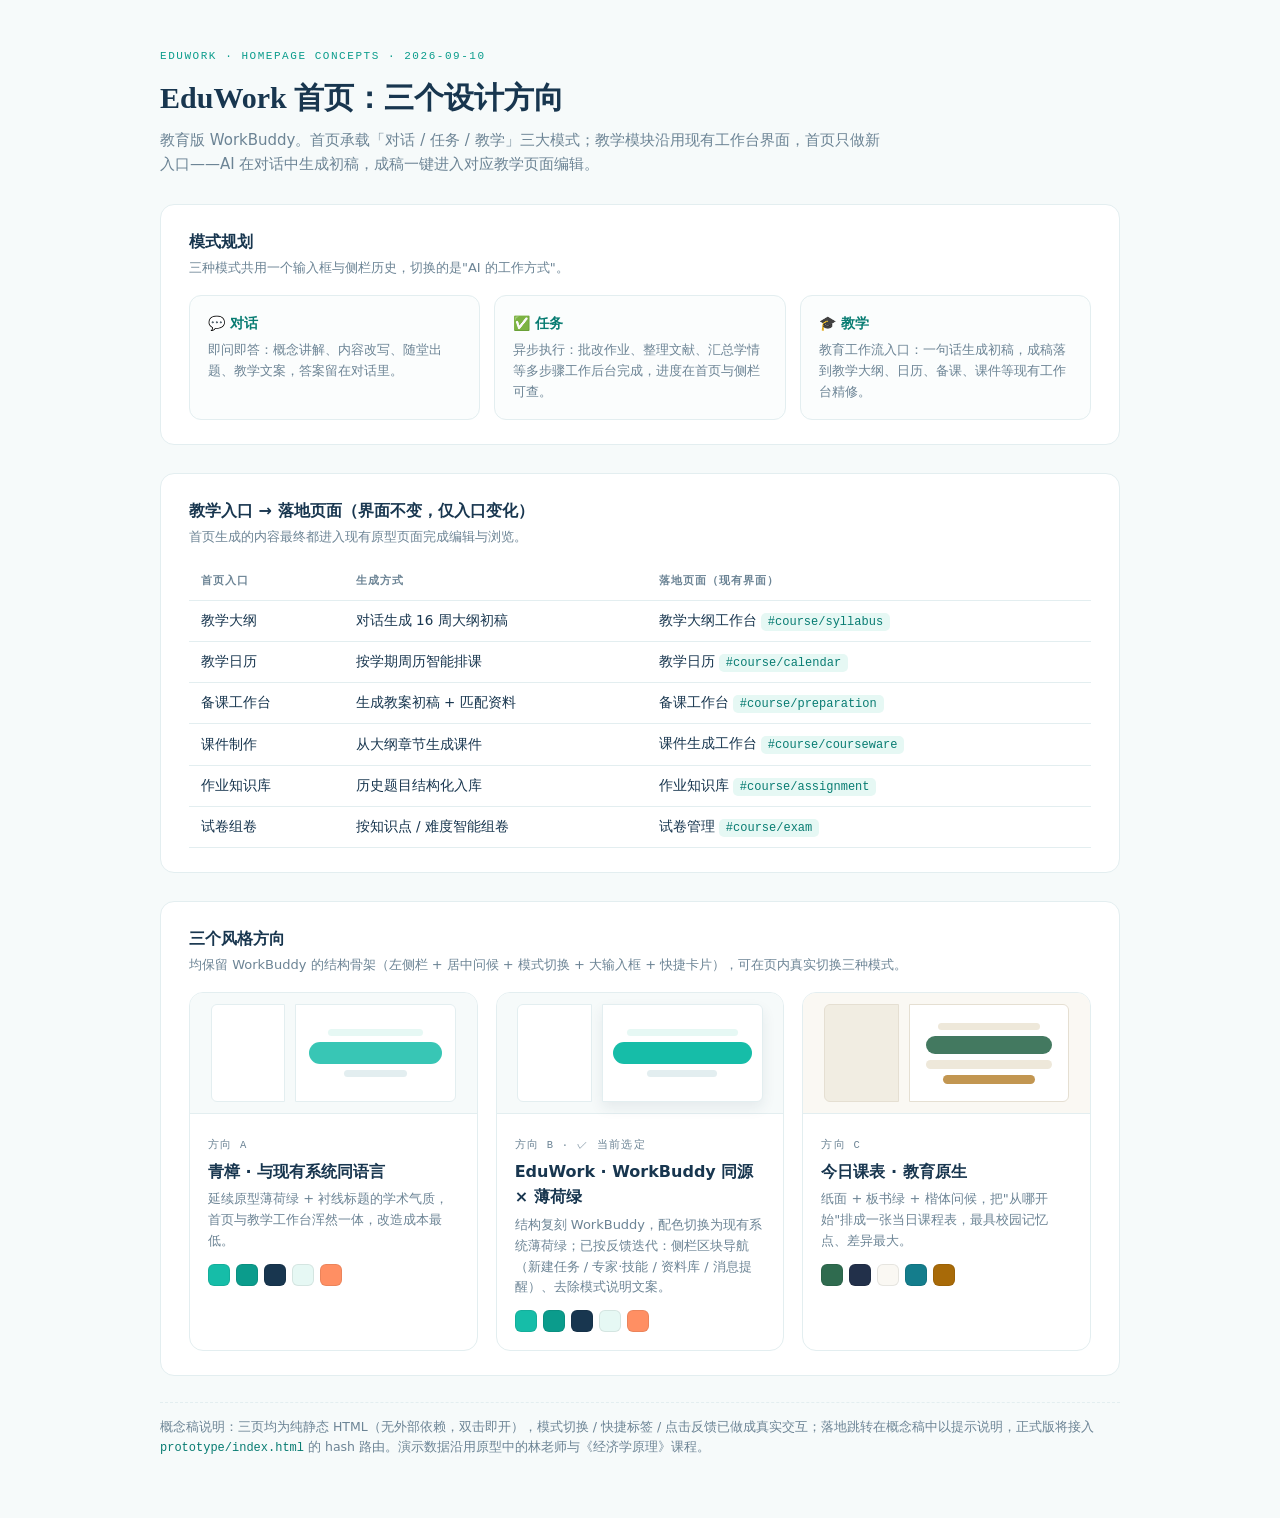
<file: design/homepage/index.html>
<!DOCTYPE html>
<html lang="zh-CN">
<head>
<meta charset="utf-8">
<meta name="viewport" content="width=device-width, initial-scale=1">
<title>EduWork 首页设计 · 方向对比</title>
<style>
  :root{
    --bg:#f6fafa; --surface:#ffffff; --line:#e3eef0;
    --mint:#16bda8; --mint-deep:#0b9c8c; --mint-ink:#087c72; --mint-soft:#e6f8f4;
    --ink:#18364f; --muted:#6c8495;
  }
  *{box-sizing:border-box;margin:0;padding:0}
  body{
    font-family:system-ui,-apple-system,"Segoe UI","Microsoft YaHei",sans-serif;
    background:var(--bg); color:var(--ink); line-height:1.6; padding:48px 24px 64px;
  }
  .wrap{max-width:960px;margin:0 auto}
  .eyebrow{
    font-family:ui-monospace,"Cascadia Mono",Consolas,monospace;
    font-size:11px;letter-spacing:.14em;text-transform:uppercase;color:var(--mint-deep);
  }
  h1{font-family:Georgia,"Microsoft YaHei",serif;font-size:30px;font-weight:700;margin:8px 0 6px}
  .lead{color:var(--muted);font-size:15px;max-width:720px}
  .panel{background:var(--surface);border:1px solid var(--line);border-radius:14px;padding:24px 28px;margin-top:28px}
  .panel h2{font-size:16px;margin-bottom:4px}
  .panel .sub{font-size:13px;color:var(--muted);margin-bottom:16px}
  .modes{display:grid;grid-template-columns:repeat(auto-fit,minmax(240px,1fr));gap:14px}
  .mode{border:1px solid var(--line);border-radius:12px;padding:16px 18px;background:#fbfdfd}
  .mode b{display:flex;align-items:center;gap:8px;font-size:14px;color:var(--mint-ink)}
  .mode p{font-size:13px;color:var(--muted);margin-top:6px}
  table{width:100%;border-collapse:collapse;font-size:13.5px;margin-top:4px}
  th,td{text-align:left;padding:9px 12px;border-bottom:1px solid var(--line)}
  th{font-family:ui-monospace,Consolas,monospace;font-size:11px;letter-spacing:.1em;color:var(--muted);font-weight:600}
  td code{font-family:ui-monospace,Consolas,monospace;font-size:12px;color:var(--mint-ink);background:var(--mint-soft);border-radius:5px;padding:2px 7px}
  .variants{display:grid;grid-template-columns:repeat(auto-fit,minmax(270px,1fr));gap:18px;margin-top:8px}
  .v{display:block;text-decoration:none;color:inherit;background:var(--surface);border:1px solid var(--line);border-radius:14px;overflow:hidden;transition:transform .15s ease, box-shadow .15s ease}
  .v:hover{transform:translateY(-3px);box-shadow:0 12px 28px rgba(54,113,126,.12)}
  .v .thumb{height:120px;display:flex;align-items:center;justify-content:center;gap:10px}
  .v .thumb .mini-side{width:26%;height:82%;border-radius:6px 0 0 6px}
  .v .thumb .mini-main{width:56%;height:82%;border-radius:0 6px 6px 0;display:flex;flex-direction:column;align-items:center;justify-content:center;gap:6px}
  .v .thumb .bar{height:7px;border-radius:99px}
  .v .body{padding:16px 18px 18px;border-top:1px solid var(--line)}
  .v .body .tag{font-family:ui-monospace,Consolas,monospace;font-size:10.5px;letter-spacing:.12em;color:var(--muted)}
  .v .body b{display:block;font-size:16px;margin:3px 0 5px}
  .v .body p{font-size:13px;color:var(--muted)}
  .swatches{display:flex;gap:6px;margin-top:12px}
  .sw{width:22px;height:22px;border-radius:6px;border:1px solid rgba(0,0,0,.08)}
  .note{margin-top:26px;font-size:12.5px;color:var(--muted);border-top:1px dashed var(--line);padding-top:14px}
  @media (prefers-reduced-motion:reduce){.v{transition:none}}
</style>
</head>
<body>
<div class="wrap">
  <div class="eyebrow">EduWork · Homepage Concepts · 2026-09-10</div>
  <h1>EduWork 首页：三个设计方向</h1>
  <p class="lead">教育版 WorkBuddy。首页承载「对话 / 任务 / 教学」三大模式；教学模块沿用现有工作台界面，首页只做新入口——AI 在对话中生成初稿，成稿一键进入对应教学页面编辑。</p>

  <div class="panel">
    <h2>模式规划</h2>
    <p class="sub">三种模式共用一个输入框与侧栏历史，切换的是"AI 的工作方式"。</p>
    <div class="modes">
      <div class="mode"><b>💬 对话</b><p>即问即答：概念讲解、内容改写、随堂出题、教学文案，答案留在对话里。</p></div>
      <div class="mode"><b>✅ 任务</b><p>异步执行：批改作业、整理文献、汇总学情等多步骤工作后台完成，进度在首页与侧栏可查。</p></div>
      <div class="mode"><b>🎓 教学</b><p>教育工作流入口：一句话生成初稿，成稿落到教学大纲、日历、备课、课件等现有工作台精修。</p></div>
    </div>
  </div>

  <div class="panel">
    <h2>教学入口 → 落地页面（界面不变，仅入口变化）</h2>
    <p class="sub">首页生成的内容最终都进入现有原型页面完成编辑与浏览。</p>
    <table>
      <tr><th>首页入口</th><th>生成方式</th><th>落地页面（现有界面）</th></tr>
      <tr><td>教学大纲</td><td>对话生成 16 周大纲初稿</td><td>教学大纲工作台 <code>#course/syllabus</code></td></tr>
      <tr><td>教学日历</td><td>按学期周历智能排课</td><td>教学日历 <code>#course/calendar</code></td></tr>
      <tr><td>备课工作台</td><td>生成教案初稿 + 匹配资料</td><td>备课工作台 <code>#course/preparation</code></td></tr>
      <tr><td>课件制作</td><td>从大纲章节生成课件</td><td>课件生成工作台 <code>#course/courseware</code></td></tr>
      <tr><td>作业知识库</td><td>历史题目结构化入库</td><td>作业知识库 <code>#course/assignment</code></td></tr>
      <tr><td>试卷组卷</td><td>按知识点 / 难度智能组卷</td><td>试卷管理 <code>#course/exam</code></td></tr>
    </table>
  </div>

  <div class="panel">
    <h2>三个风格方向</h2>
    <p class="sub">均保留 WorkBuddy 的结构骨架（左侧栏 + 居中问候 + 模式切换 + 大输入框 + 快捷卡片），可在页内真实切换三种模式。</p>
    <div class="variants">
      <a class="v" href="a-mint-academia.html">
        <div class="thumb" style="background:#f6fafa">
          <div class="mini-side" style="background:#fff;border:1px solid #e3eef0"></div>
          <div class="mini-main" style="background:#fff;border:1px solid #e3eef0">
            <div class="bar" style="width:60%;background:#e6f8f4"></div>
            <div class="bar" style="width:84%;height:22px;background:#16bda8;opacity:.85"></div>
            <div class="bar" style="width:40%;background:#e3eef0"></div>
          </div>
        </div>
        <div class="body">
          <span class="tag">方向 A</span><b>青樟 · 与现有系统同语言</b>
          <p>延续原型薄荷绿 + 衬线标题的学术气质，首页与教学工作台浑然一体，改造成本最低。</p>
          <div class="swatches">
            <div class="sw" style="background:#16bda8"></div><div class="sw" style="background:#0b9c8c"></div>
            <div class="sw" style="background:#18364f"></div><div class="sw" style="background:#e6f8f4"></div>
            <div class="sw" style="background:#ff8f63"></div>
          </div>
        </div>
      </a>
      <a class="v" href="b-workbuddy.html">
        <div class="thumb" style="background:#f6fafa">
          <div class="mini-side" style="background:#fff;border:1px solid #e3eef0"></div>
          <div class="mini-main" style="background:#fff;border:1px solid #e3eef0;box-shadow:0 6px 14px rgba(24,54,79,.08)">
            <div class="bar" style="width:70%;background:#e6f8f4"></div>
            <div class="bar" style="width:88%;height:22px;background:#16bda8;border-radius:12px"></div>
            <div class="bar" style="width:44%;background:#e3eef0"></div>
          </div>
        </div>
        <div class="body">
          <span class="tag">方向 B · ✓ 当前选定</span><b>EduWork · WorkBuddy 同源 × 薄荷绿</b>
          <p>结构复刻 WorkBuddy，配色切换为现有系统薄荷绿；已按反馈迭代：侧栏区块导航（新建任务 / 专家·技能 / 资料库 / 消息提醒）、去除模式说明文案。</p>
          <div class="swatches">
            <div class="sw" style="background:#16bda8"></div><div class="sw" style="background:#0b9c8c"></div>
            <div class="sw" style="background:#18364f"></div><div class="sw" style="background:#e6f8f4"></div>
            <div class="sw" style="background:#ff8f63"></div>
          </div>
        </div>
      </a>
      <a class="v" href="c-timetable.html">
        <div class="thumb" style="background:#faf8f3">
          <div class="mini-side" style="background:#f1ede2;border:1px solid #e5dfd2"></div>
          <div class="mini-main" style="background:#fff;border:1px solid #e5dfd2">
            <div class="bar" style="width:64%;background:#eee8da"></div>
            <div class="bar" style="width:80%;height:18px;background:#2f6b4f;opacity:.9"></div>
            <div class="bar" style="width:80%;height:9px;background:#eee8da"></div>
            <div class="bar" style="width:58%;height:9px;background:#a86a08;opacity:.7"></div>
          </div>
        </div>
        <div class="body">
          <span class="tag">方向 C</span><b>今日课表 · 教育原生</b>
          <p>纸面 + 板书绿 + 楷体问候，把"从哪开始"排成一张当日课程表，最具校园记忆点、差异最大。</p>
          <div class="swatches">
            <div class="sw" style="background:#2f6b4f"></div><div class="sw" style="background:#22304a"></div>
            <div class="sw" style="background:#faf8f3"></div><div class="sw" style="background:#147d8c"></div>
            <div class="sw" style="background:#a86a08"></div>
          </div>
        </div>
      </a>
    </div>
  </div>

  <p class="note">概念稿说明：三页均为纯静态 HTML（无外部依赖，双击即开），模式切换 / 快捷标签 / 点击反馈已做成真实交互；落地跳转在概念稿中以提示说明，正式版将接入 <code style="font-family:ui-monospace,Consolas,monospace;font-size:12px;color:var(--mint-ink)">prototype/index.html</code> 的 hash 路由。演示数据沿用原型中的林老师与《经济学原理》课程。</p>
</div>
</body>
</html>
</file>
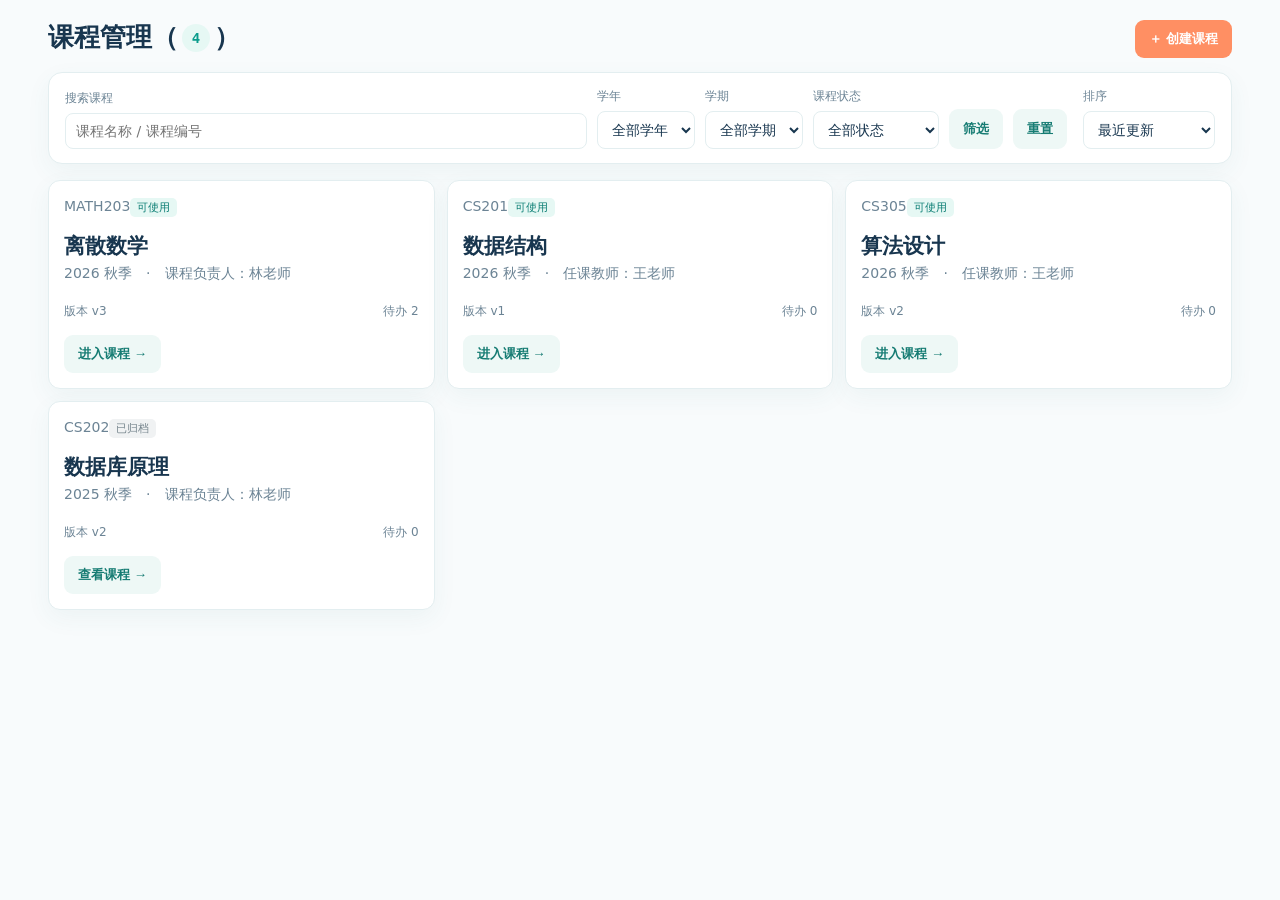
<file: prototype/Course-Management.html>
<!doctype html>
<html lang="zh-CN">
    
    <head>
        <meta charset="UTF-8">
        <meta name="viewport" content="width=device-width,initial-scale=1">
        <meta http-equiv="Cache-Control" content="no-cache, no-store, must-revalidate">
        <meta http-equiv="Pragma" content="no-cache">
        <meta http-equiv="Expires" content="0">
        <title>
            AI教务系统
        </title>
        <link rel="stylesheet" href="css/styles.css?v=20260910-08">
        <link rel="stylesheet" href="css/materials-library.css?v=20260910-07">
        <style id="app-preload-visibility">#app{visibility:hidden!important}</style>
    </head>
    
    <body>
        <div id="app">
        </div>
        <div id="modal" class="modal" role="dialog" aria-modal="true" aria-labelledby="modalTitle">
            <div class="modal-header">
                <div>
                    <div class="eyebrow">AI ASSISTANT</div>
                    <h2 id="modalTitle">AI 助手</h2>
                </div>
                <button type="button" id="modalClose" class="icon-btn" aria-label="关闭">×</button>
            </div>
            <p class="muted">课程创建、内容生成和教学任务统一在这里处理。</p>
            <div id="stream" class="stream" aria-live="polite"></div>
            <div class="modal-bottom">
                <button type="button" id="modalRetry" class="btn secondary">重试</button>
                <button type="button" id="modalSave" class="btn primary">保存为草稿</button>
            </div>
        </div>
        <div id="modalBg" class="modal-bg">
        </div>


        <script>
            /* Deep link helper: ?course=economics opens the prototype directly
             * in that course workspace. Without the parameter nothing changes. */
            try {
                var __courseParam = new URLSearchParams(location.search).get('course');
                if (__courseParam) localStorage.setItem('ai-jiaowu-current-course', __courseParam);
            } catch (e) {}
        </script>
        <script src="js/core/00-app-shell.js?v=20260910-07">
        </script>
        <script src="js/core/04-materials-alignment.js?v=20260908-23">
        </script>
        <script src="js/core/01-demo-store.js?v=20260908-23">
        </script>
        <script src="js/core/02-course-create.js?v=20260908-23">
        </script>
        <script src="js/core/03-course-processing.js?v=20260908-23">
        </script>
        <script src="js/core/course-v2-loader.js?v=20260910-05">
        </script>
    </body>

</html>
</file>
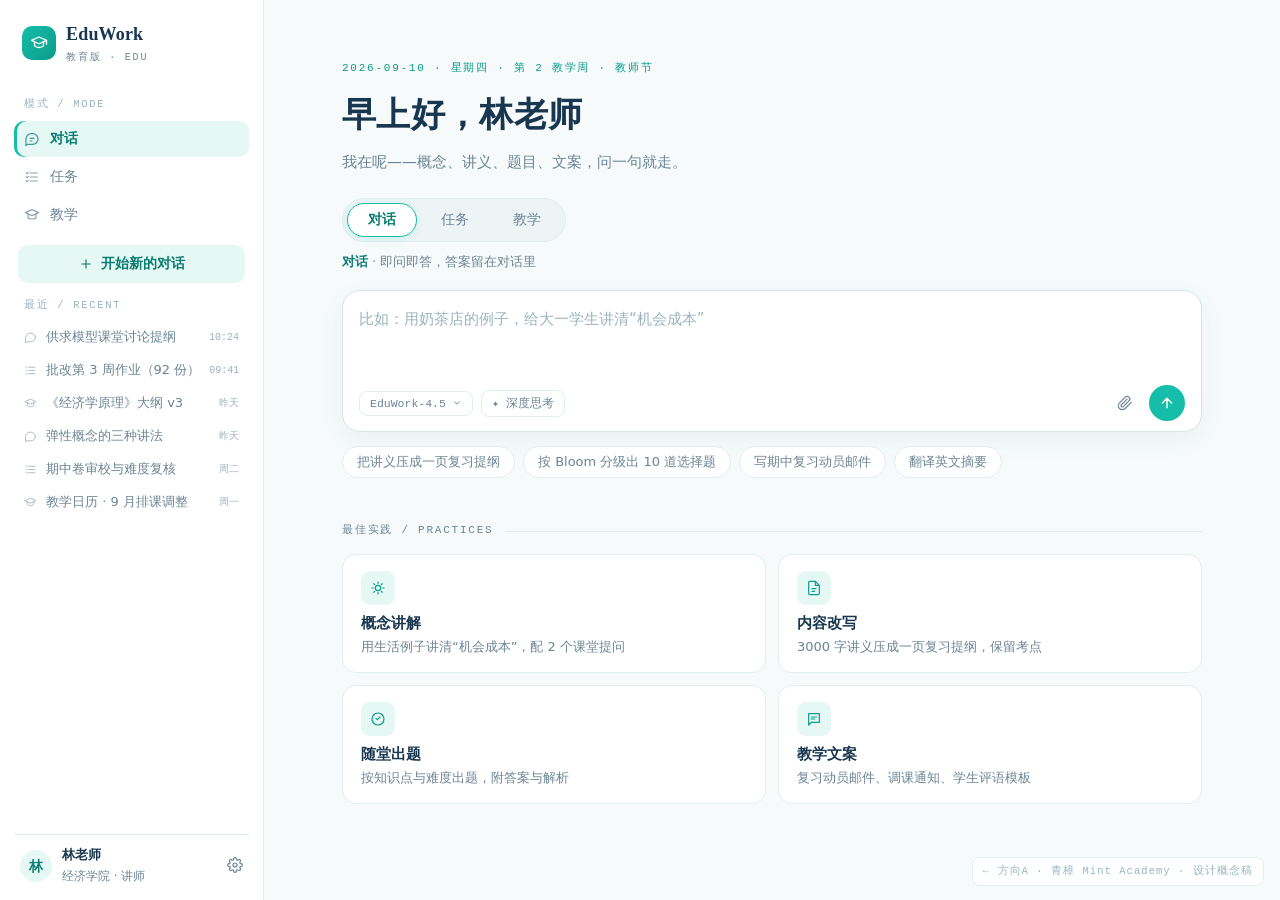
<file: design/homepage/a-mint-academia.html>
<!DOCTYPE html>
<html lang="zh-CN">
<head>
<meta charset="utf-8">
<meta name="viewport" content="width=device-width, initial-scale=1">
<title>EduWork · 首页 — 方向A 青樟</title>
<style>
  /* ============ 方向A · 青樟 Mint Academy ============
     与现有原型同语言：薄荷绿 + 蓝墨 + Georgia 衬线标题 + 等宽 eyebrow
     签名元素：教学工作流卡片的「落地页」注脚（AI 生成 → 在哪编辑） */
  :root{
    --bg:#f6fafa; --surface:#ffffff; --line:#e3eef0; --line-strong:#d5e5e8;
    --mint:#16bda8; --mint-deep:#0b9c8c; --mint-ink:#087c72; --mint-soft:#e6f8f4;
    --ink:#18364f; --muted:#6c8495; --faint:#9ab3bf;
    --orange:#ff8f63; --orange-soft:#fff1ea;
    --shadow:0 8px 24px rgba(54,113,126,.06);
    --serif:Georgia,"Times New Roman","Microsoft YaHei",serif;
    --sans:system-ui,-apple-system,"Segoe UI","Microsoft YaHei",sans-serif;
    --mono:ui-monospace,"Cascadia Mono",Consolas,"Courier New",monospace;
  }
  *{box-sizing:border-box;margin:0;padding:0}
  html,body{height:100%}
  body{font-family:var(--sans);font-size:14px;line-height:1.6;color:var(--ink);background:var(--bg)}
  button{font-family:inherit;border:none;background:none;cursor:pointer;color:inherit}
  button:focus-visible,a:focus-visible,textarea:focus-visible{outline:2px solid var(--mint-deep);outline-offset:2px}
  .app{display:grid;grid-template-columns:264px 1fr;height:100vh;overflow:hidden}

  /* ---------- 左侧栏 ---------- */
  .a-side{background:var(--surface);border-right:1px solid var(--line);display:flex;flex-direction:column;padding:18px 14px 14px;overflow-y:auto}
  .brand{display:flex;align-items:center;gap:10px;padding:2px 8px 16px}
  .brand-mark{width:34px;height:34px;border-radius:10px;background:linear-gradient(135deg,var(--mint) 0%,var(--mint-deep) 100%);display:grid;place-items:center;flex:none}
  .brand-name{font-family:var(--serif);font-size:18px;font-weight:700;letter-spacing:.01em}
  .brand-name small{display:block;font-family:var(--mono);font-size:10px;font-weight:400;letter-spacing:.18em;color:var(--muted);margin-top:1px}
  .side-label{font-family:var(--mono);font-size:10.5px;letter-spacing:.16em;color:var(--faint);padding:14px 10px 8px}
  .nav{display:flex;flex-direction:column;gap:2px}
  .nav-btn{display:flex;align-items:center;gap:10px;padding:9px 10px;border-radius:10px;font-size:14px;color:var(--muted);text-align:left;transition:background .12s,color .12s}
  .nav-btn svg{flex:none;opacity:.75}
  .nav-btn:hover{background:#f2f8f8;color:var(--ink)}
  .nav-btn.on{background:var(--mint-soft);color:var(--mint-ink);font-weight:600;box-shadow:inset 3px 0 0 var(--mint)}
  .new-btn{margin:12px 4px 0;display:flex;align-items:center;justify-content:center;gap:8px;padding:10px;border-radius:10px;background:var(--mint-soft);color:var(--mint-ink);font-size:13.5px;font-weight:600;transition:background .12s}
  .new-btn:hover{background:#d8f2ec}
  .hist{display:flex;flex-direction:column;gap:1px;margin-bottom:8px}
  .hist-item{display:flex;align-items:center;gap:9px;padding:7px 10px;border-radius:8px;font-size:13px;color:var(--muted);text-align:left;white-space:nowrap;overflow:hidden}
  .hist-item:hover{background:#f2f8f8;color:var(--ink)}
  .hist-item .t{font-family:var(--mono);font-size:10px;color:var(--faint);margin-left:auto;flex:none}
  .hist-item svg{flex:none;opacity:.55}
  .side-foot{margin-top:auto;border-top:1px solid var(--line);padding-top:12px;display:flex;align-items:center;gap:10px;padding-left:6px}
  .avatar{width:32px;height:32px;border-radius:50%;background:var(--mint-soft);color:var(--mint-ink);display:grid;place-items:center;font-weight:700;font-size:14px;flex:none}
  .side-foot b{font-size:13px;display:block;line-height:1.3}
  .side-foot span{font-size:11.5px;color:var(--muted)}
  .gear{margin-left:auto;padding:6px;border-radius:8px;color:var(--muted)}
  .gear:hover{background:#f2f8f8;color:var(--ink)}

  /* ---------- 主区 ---------- */
  .a-main{overflow-y:auto;display:flex;flex-direction:column;align-items:center;padding:60px 32px 48px;scrollbar-width:thin}
  .hero{width:100%;max-width:860px}
  .eyebrow{font-family:var(--mono);font-size:11px;letter-spacing:.16em;color:var(--mint-deep)}
  h1{font-family:var(--serif);font-size:34px;font-weight:700;margin:10px 0 8px;letter-spacing:.01em}
  .hero-sub{font-size:15px;color:var(--muted);min-height:24px}

  .modes{display:inline-flex;gap:4px;background:#edf4f5;border:1px solid var(--line);border-radius:999px;padding:4px;margin:24px 0 10px}
  .mode-btn{display:flex;align-items:center;gap:7px;padding:7px 20px;border-radius:999px;font-size:13.5px;color:var(--muted);transition:all .15s}
  .mode-btn:hover{color:var(--ink)}
  .mode-btn.on{background:var(--surface);border:1px solid var(--mint);color:var(--mint-ink);font-weight:600;box-shadow:0 2px 8px rgba(22,189,168,.14)}
  .mode-desc{font-size:12.5px;color:var(--muted);margin-bottom:18px;min-height:20px}
  .mode-desc b{color:var(--mint-ink);font-weight:600}

  /* 输入框 */
  .inputbox{background:var(--surface);border:1px solid var(--line-strong);border-radius:18px;padding:16px 16px 10px;box-shadow:var(--shadow);transition:border-color .15s,box-shadow .15s}
  .inputbox:focus-within{border-color:var(--mint);box-shadow:0 0 0 4px rgba(22,189,168,.14),var(--shadow)}
  .inputbox textarea{width:100%;border:none;outline:none;resize:none;background:transparent;font-family:var(--sans);font-size:15px;line-height:1.6;min-height:66px;color:var(--ink)}
  .inputbox textarea::placeholder{color:var(--faint)}
  .inputbar{display:flex;align-items:center;gap:8px;margin-top:6px}
  .chip-tool{display:flex;align-items:center;gap:6px;font-family:var(--mono);font-size:11.5px;color:var(--muted);border:1px solid var(--line);border-radius:8px;padding:5px 10px;transition:all .12s}
  .chip-tool:hover{border-color:var(--mint);color:var(--mint-ink);background:var(--mint-soft)}
  .inputbar .spacer{flex:1}
  .icon-btn{display:grid;place-items:center;width:32px;height:32px;border-radius:8px;color:var(--muted)}
  .icon-btn:hover{background:#f2f8f8;color:var(--ink)}
  .send{width:36px;height:36px;border-radius:50%;background:var(--mint);color:#fff;display:grid;place-items:center;transition:background .12s,transform .12s}
  .send:hover{background:var(--mint-deep);transform:translateY(-1px)}

  .chips{display:flex;flex-wrap:wrap;gap:8px;margin-top:14px}
  .chip{border:1px solid var(--line);border-radius:999px;padding:6px 14px;font-size:13px;color:var(--muted);background:var(--surface);transition:all .12s}
  .chip:hover{border-color:var(--mint);background:var(--mint-soft);color:var(--mint-ink)}

  /* 卡片区 */
  .section{width:100%;max-width:860px;margin-top:44px}
  .sec-head{display:flex;align-items:center;gap:12px;margin-bottom:14px}
  .sec-head .eyebrow{color:var(--muted)}
  .sec-head::after{content:"";flex:1;height:1px;background:var(--line)}
  .grid-chat{display:grid;grid-template-columns:1fr 1fr;gap:12px}
  .card{background:var(--surface);border:1px solid var(--line);border-radius:14px;padding:16px 18px;text-align:left;transition:transform .15s,box-shadow .15s,border-color .15s;display:flex;flex-direction:column;gap:5px}
  .card:hover{transform:translateY(-2px);box-shadow:0 10px 26px rgba(54,113,126,.1);border-color:var(--mint)}
  .card b{font-size:14.5px}
  .card p{font-size:13px;color:var(--muted);flex:1}
  .card .ico{width:34px;height:34px;border-radius:9px;background:var(--mint-soft);color:var(--mint-deep);display:grid;place-items:center;margin-bottom:4px}

  .grid-teach{display:grid;grid-template-columns:repeat(3,1fr);gap:12px}
  .flow-card{position:relative;padding-bottom:14px}
  .flow{display:flex;align-items:center;gap:5px;font-family:var(--mono);font-size:10.5px;letter-spacing:.04em;color:var(--mint-ink);border-top:1px dashed var(--line);padding-top:9px;margin-top:2px}
  .flow svg{opacity:.7}

  .task-list{display:flex;flex-direction:column;gap:10px}
  .task{display:flex;align-items:center;gap:14px;background:var(--surface);border:1px solid var(--line);border-radius:14px;padding:14px 18px;text-align:left;transition:border-color .15s,box-shadow .15s}
  .task:hover{border-color:var(--mint);box-shadow:var(--shadow)}
  .task .body{flex:1;min-width:0}
  .task .body b{display:block;font-size:14px}
  .task .body span{font-size:12.5px;color:var(--muted)}
  .prog{margin-top:8px;height:5px;border-radius:99px;background:#eaf2f3;overflow:hidden}
  .prog i{display:block;height:100%;border-radius:99px;background:linear-gradient(90deg,var(--mint),var(--mint-deep))}
  .status{flex:none;font-family:var(--mono);font-size:11px;padding:4px 10px;border-radius:99px}
  .status.run{background:var(--mint-soft);color:var(--mint-ink)}
  .status.queue{background:#eef2f4;color:var(--muted)}
  .status.done{background:var(--orange-soft);color:#c96a3f}
  .teach-note{margin-top:16px;font-size:12.5px;color:var(--muted);background:var(--mint-soft);border:1px dashed #bfe8e0;border-radius:10px;padding:10px 14px;display:none}
  .teach-note.show{display:block}

  /* 页脚标注 & toast */
  .concept-tag{position:fixed;right:16px;bottom:14px;font-family:var(--mono);font-size:10.5px;letter-spacing:.1em;color:var(--faint);background:rgba(255,255,255,.85);border:1px solid var(--line);border-radius:8px;padding:5px 10px;z-index:5;text-decoration:none}
  .concept-tag:hover{color:var(--mint-ink)}
  .toast{position:fixed;left:50%;bottom:28px;transform:translate(-50%,16px);background:var(--ink);color:#fff;font-size:13px;border-radius:10px;padding:10px 18px;opacity:0;pointer-events:none;transition:all .25s;z-index:9;max-width:80vw;text-align:center}
  .toast.show{opacity:1;transform:translate(-50%,0)}

  @media (max-width:960px){
    .app{grid-template-columns:1fr}
    .a-side{display:none}
    .grid-teach{grid-template-columns:1fr 1fr}
    h1{font-size:27px}
  }
  @media (max-width:620px){.grid-chat,.grid-teach{grid-template-columns:1fr}}
  @media (prefers-reduced-motion:reduce){*{transition:none!important;animation:none!important}}
</style>
</head>
<body>
<div class="app">
  <!-- ================= 左侧栏 ================= -->
  <aside class="a-side">
    <div class="brand">
      <div class="brand-mark">
        <svg width="18" height="18" viewBox="0 0 24 24" fill="none" stroke="#fff" stroke-width="1.8" stroke-linecap="round" stroke-linejoin="round"><path d="M2 8.5 12 4l10 4.5-10 4.5z"/><path d="M6 10.8V15c0 1.4 2.7 3 6 3s6-1.6 6-3v-4.2"/><path d="M22 8.5v5"/></svg>
      </div>
      <div class="brand-name">EduWork<small>教育版 · EDU</small></div>
    </div>

    <div class="side-label">模式 / MODE</div>
    <nav class="nav" id="sideNav">
      <button class="nav-btn on" data-mode="chat"><svg width="16" height="16" viewBox="0 0 24 24" fill="none" stroke="currentColor" stroke-width="1.8" stroke-linecap="round" stroke-linejoin="round"><path d="M21 12a8 8 0 0 1-8 8H5l-2 2V12a8 8 0 0 1 8-8h2a8 8 0 0 1 8 8z"/><path d="M9 11h6M9 15h3"/></svg>对话</button>
      <button class="nav-btn" data-mode="task"><svg width="16" height="16" viewBox="0 0 24 24" fill="none" stroke="currentColor" stroke-width="1.8" stroke-linecap="round" stroke-linejoin="round"><path d="M9 6h11M9 12h11M9 18h11"/><path d="m3.5 6 1 1 2-2M3.5 12l1 1 2-2M3.5 18l1 1 2-2"/></svg>任务</button>
      <button class="nav-btn" data-mode="teach"><svg width="16" height="16" viewBox="0 0 24 24" fill="none" stroke="currentColor" stroke-width="1.8" stroke-linecap="round" stroke-linejoin="round"><path d="M2 8.5 12 4l10 4.5-10 4.5z"/><path d="M6 10.8V15c0 1.4 2.7 3 6 3s6-1.6 6-3v-4.2"/></svg>教学</button>
    </nav>
    <button class="new-btn" id="newBtn"><svg width="14" height="14" viewBox="0 0 24 24" fill="none" stroke="currentColor" stroke-width="2" stroke-linecap="round"><path d="M12 5v14M5 12h14"/></svg>开始新的对话</button>

    <div class="side-label">最近 / RECENT</div>
    <div class="hist">
      <button class="hist-item"><svg width="13" height="13" viewBox="0 0 24 24" fill="none" stroke="currentColor" stroke-width="1.8" stroke-linecap="round"><path d="M21 12a8 8 0 0 1-8 8H5l-2 2V12a8 8 0 0 1 8-8h2a8 8 0 0 1 8 8z"/></svg>供求模型课堂讨论提纲<span class="t">10:24</span></button>
      <button class="hist-item"><svg width="13" height="13" viewBox="0 0 24 24" fill="none" stroke="currentColor" stroke-width="1.8" stroke-linecap="round"><path d="M9 6h11M9 12h11M9 18h11"/><path d="m3.5 6 1 1 2-2M3.5 12l1 1 2-2M3.5 18l1 1 2-2"/></svg>批改第 3 周作业（92 份）<span class="t">09:41</span></button>
      <button class="hist-item"><svg width="13" height="13" viewBox="0 0 24 24" fill="none" stroke="currentColor" stroke-width="1.8" stroke-linecap="round"><path d="M2 8.5 12 4l10 4.5-10 4.5z"/><path d="M6 10.8V15c0 1.4 2.7 3 6 3s6-1.6 6-3v-4.2"/></svg>《经济学原理》大纲 v3<span class="t">昨天</span></button>
      <button class="hist-item"><svg width="13" height="13" viewBox="0 0 24 24" fill="none" stroke="currentColor" stroke-width="1.8" stroke-linecap="round"><path d="M21 12a8 8 0 0 1-8 8H5l-2 2V12a8 8 0 0 1 8-8h2a8 8 0 0 1 8 8z"/></svg>弹性概念的三种讲法<span class="t">昨天</span></button>
      <button class="hist-item"><svg width="13" height="13" viewBox="0 0 24 24" fill="none" stroke="currentColor" stroke-width="1.8" stroke-linecap="round"><path d="M9 6h11M9 12h11M9 18h11"/><path d="m3.5 6 1 1 2-2M3.5 12l1 1 2-2M3.5 18l1 1 2-2"/></svg>期中卷审校与难度复核<span class="t">周二</span></button>
      <button class="hist-item"><svg width="13" height="13" viewBox="0 0 24 24" fill="none" stroke="currentColor" stroke-width="1.8" stroke-linecap="round"><path d="M2 8.5 12 4l10 4.5-10 4.5z"/><path d="M6 10.8V15c0 1.4 2.7 3 6 3s6-1.6 6-3v-4.2"/></svg>教学日历 · 9 月排课调整<span class="t">周一</span></button>
    </div>

    <div class="side-foot">
      <div class="avatar">林</div>
      <div><b>林老师</b><span>经济学院 · 讲师</span></div>
      <button class="gear" aria-label="设置"><svg width="16" height="16" viewBox="0 0 24 24" fill="none" stroke="currentColor" stroke-width="1.8" stroke-linecap="round" stroke-linejoin="round"><circle cx="12" cy="12" r="3"/><path d="M19.4 15a1.7 1.7 0 0 0 .34 1.87l.06.06a2 2 0 1 1-2.83 2.83l-.06-.06a1.7 1.7 0 0 0-1.87-.34 1.7 1.7 0 0 0-1 1.55V21a2 2 0 1 1-4 0v-.09a1.7 1.7 0 0 0-1-1.55 1.7 1.7 0 0 0-1.87.34l-.06.06a2 2 0 1 1-2.83-2.83l.06-.06a1.7 1.7 0 0 0 .34-1.87 1.7 1.7 0 0 0-1.55-1H3a2 2 0 1 1 0-4h.09a1.7 1.7 0 0 0 1.55-1 1.7 1.7 0 0 0-.34-1.87l-.06-.06a2 2 0 1 1 2.83-2.83l.06.06a1.7 1.7 0 0 0 1.87.34h0a1.7 1.7 0 0 0 1-1.55V3a2 2 0 1 1 4 0v.09a1.7 1.7 0 0 0 1 1.55h0a1.7 1.7 0 0 0 1.87-.34l.06-.06a2 2 0 1 1 2.83 2.83l-.06.06a1.7 1.7 0 0 0-.34 1.87v0a1.7 1.7 0 0 0 1.55 1H21a2 2 0 1 1 0 4h-.09a1.7 1.7 0 0 0-1.55 1z"/></svg></button>
    </div>
  </aside>

  <!-- ================= 主区 ================= -->
  <main class="a-main">
    <div class="hero">
      <div class="eyebrow">2026-09-10 · 星期四 · 第 2 教学周 · 教师节</div>
      <h1>早上好，林老师</h1>
      <p class="hero-sub" id="heroSub">我在呢——概念、讲义、题目、文案，问一句就走。</p>

      <div class="modes" role="tablist" aria-label="模式切换">
        <button class="mode-btn on" data-mode="chat" role="tab" aria-selected="true">对话</button>
        <button class="mode-btn" data-mode="task" role="tab" aria-selected="false">任务</button>
        <button class="mode-btn" data-mode="teach" role="tab" aria-selected="false">教学</button>
      </div>
      <p class="mode-desc" id="modeDesc"><b>对话</b> · 即问即答，答案留在对话里</p>

      <div class="inputbox">
        <textarea id="input" placeholder="比如：用奶茶店的例子，给大一学生讲清“机会成本”" aria-label="输入框"></textarea>
        <div class="inputbar">
          <button class="chip-tool">EduWork-4.5 <svg width="10" height="10" viewBox="0 0 24 24" fill="none" stroke="currentColor" stroke-width="2.2" stroke-linecap="round"><path d="m6 9 6 6 6-6"/></svg></button>
          <button class="chip-tool">✦ 深度思考</button>
          <div class="spacer"></div>
          <button class="icon-btn" aria-label="附件"><svg width="16" height="16" viewBox="0 0 24 24" fill="none" stroke="currentColor" stroke-width="1.8" stroke-linecap="round" stroke-linejoin="round"><path d="m21.4 11.05-9.19 9.19a6 6 0 0 1-8.49-8.49l8.57-8.57A4 4 0 1 1 18 8.84l-8.59 8.57a2 2 0 0 1-2.83-2.83l8.49-8.48"/></svg></button>
          <button class="send" id="send" aria-label="发送"><svg width="16" height="16" viewBox="0 0 24 24" fill="none" stroke="currentColor" stroke-width="2.2" stroke-linecap="round" stroke-linejoin="round"><path d="M12 19V5M5 12l7-7 7 7"/></svg></button>
        </div>
      </div>

      <div class="chips" id="chips"></div>
    </div>

    <!-- 对话：最佳实践 -->
    <section class="section" id="sec-chat">
      <div class="sec-head"><span class="eyebrow">最佳实践 / PRACTICES</span></div>
      <div class="grid-chat">
        <button class="card"><div class="ico"><svg width="16" height="16" viewBox="0 0 24 24" fill="none" stroke="currentColor" stroke-width="1.8" stroke-linecap="round" stroke-linejoin="round"><path d="M12 3v2M12 19v2M3 12h2M19 12h2M5.6 5.6l1.4 1.4M17 17l1.4 1.4M18.4 5.6 17 7M7 17l-1.4 1.4"/><circle cx="12" cy="12" r="4"/></svg></div><b>概念讲解</b><p>用生活例子讲清“机会成本”，配 2 个课堂提问</p></button>
        <button class="card"><div class="ico"><svg width="16" height="16" viewBox="0 0 24 24" fill="none" stroke="currentColor" stroke-width="1.8" stroke-linecap="round" stroke-linejoin="round"><path d="M14 2H6a2 2 0 0 0-2 2v16a2 2 0 0 0 2 2h12a2 2 0 0 0 2-2V8z"/><path d="M14 2v6h6M9 13h6M9 17h4"/></svg></div><b>内容改写</b><p>3000 字讲义压成一页复习提纲，保留考点</p></button>
        <button class="card"><div class="ico"><svg width="16" height="16" viewBox="0 0 24 24" fill="none" stroke="currentColor" stroke-width="1.8" stroke-linecap="round" stroke-linejoin="round"><path d="M9 11l2 2 4-4"/><circle cx="12" cy="12" r="9"/></svg></div><b>随堂出题</b><p>按知识点与难度出题，附答案与解析</p></button>
        <button class="card"><div class="ico"><svg width="16" height="16" viewBox="0 0 24 24" fill="none" stroke="currentColor" stroke-width="1.8" stroke-linecap="round" stroke-linejoin="round"><path d="M4 4h16v13H8l-4 4z"/><path d="M8 9h8M8 12h5"/></svg></div><b>教学文案</b><p>复习动员邮件、调课通知、学生评语模板</p></button>
      </div>
    </section>

    <!-- 任务：进行中的任务 -->
    <section class="section" id="sec-task" hidden>
      <div class="sec-head"><span class="eyebrow">进行中的任务 / TASKS</span></div>
      <div class="task-list">
        <button class="task"><div class="body"><b>批改《经济学原理》第 3 周作业</b><span>78 / 92 份 · 预计还需 10 分钟 · 完成后自动生成讲评</span><div class="prog"><i style="width:85%"></i></div></div><span class="status run">进行中</span></button>
        <button class="task"><div class="body"><b>“宏观经济”文献整理入资料库</b><span>24 篇中已解析 10 篇 · 提取观点与出处</span><div class="prog"><i style="width:42%"></i></div></div><span class="status run">进行中</span></button>
        <button class="task"><div class="body"><b>第 4 章题库生成（30 题）</b><span>排队中 · 预计今晚 21:00 开始</span></div><span class="status queue">排队中</span></button>
        <button class="task"><div class="body"><b>第 1 周学情周报</b><span>已生成 · 含易错点与下次课建议</span></div><span class="status done">已完成 ✓</span></button>
      </div>
    </section>

    <!-- 教学：工作流入口 -->
    <section class="section" id="sec-teach" hidden>
      <div class="sec-head"><span class="eyebrow">教学工作流 / WORKFLOWS</span></div>
      <div class="grid-teach">
        <button class="card flow-card" data-dest="教学大纲工作台"><div class="ico"><svg width="16" height="16" viewBox="0 0 24 24" fill="none" stroke="currentColor" stroke-width="1.8" stroke-linecap="round" stroke-linejoin="round"><path d="M4 19.5A2.5 2.5 0 0 1 6.5 17H20"/><path d="M6.5 2H20v20H6.5A2.5 2.5 0 0 1 4 19.5v-15A2.5 2.5 0 0 1 6.5 2z"/></svg></div><b>教学大纲</b><p>一句话起草 16 周大纲，含学时与考核</p><div class="flow">初稿生成 → 教学大纲工作台 <svg width="10" height="10" viewBox="0 0 24 24" fill="none" stroke="currentColor" stroke-width="2.4" stroke-linecap="round" stroke-linejoin="round"><path d="M5 12h14M13 6l6 6-6 6"/></svg></div></button>
        <button class="card flow-card" data-dest="教学日历"><div class="ico"><svg width="16" height="16" viewBox="0 0 24 24" fill="none" stroke="currentColor" stroke-width="1.8" stroke-linecap="round" stroke-linejoin="round"><rect x="3" y="4" width="18" height="17" rx="2"/><path d="M8 2v4M16 2v4M3 9h18"/></svg></div><b>教学日历</b><p>按学期周历与节假日智能排课</p><div class="flow">排课确认 → 教学日历 <svg width="10" height="10" viewBox="0 0 24 24" fill="none" stroke="currentColor" stroke-width="2.4" stroke-linecap="round" stroke-linejoin="round"><path d="M5 12h14M13 6l6 6-6 6"/></svg></div></button>
        <button class="card flow-card" data-dest="备课工作台"><div class="ico"><svg width="16" height="16" viewBox="0 0 24 24" fill="none" stroke="currentColor" stroke-width="1.8" stroke-linecap="round" stroke-linejoin="round"><path d="M12 20h9"/><path d="M16.5 3.5a2.1 2.1 0 0 1 3 3L7 19l-4 1 1-4z"/></svg></div><b>备课工作台</b><p>生成教案初稿，自动匹配学术资料</p><div class="flow">初稿生成 → 备课工作台 <svg width="10" height="10" viewBox="0 0 24 24" fill="none" stroke="currentColor" stroke-width="2.4" stroke-linecap="round" stroke-linejoin="round"><path d="M5 12h14M13 6l6 6-6 6"/></svg></div></button>
        <button class="card flow-card" data-dest="课件生成工作台"><div class="ico"><svg width="16" height="16" viewBox="0 0 24 24" fill="none" stroke="currentColor" stroke-width="1.8" stroke-linecap="round" stroke-linejoin="round"><rect x="2" y="3" width="20" height="14" rx="2"/><path d="M8 21h8M12 17v4"/></svg></div><b>课件制作</b><p>从大纲章节生成可编辑的课件</p><div class="flow">课件生成 → 课件工作台 <svg width="10" height="10" viewBox="0 0 24 24" fill="none" stroke="currentColor" stroke-width="2.4" stroke-linecap="round" stroke-linejoin="round"><path d="M5 12h14M13 6l6 6-6 6"/></svg></div></button>
        <button class="card flow-card" data-dest="作业知识库"><div class="ico"><svg width="16" height="16" viewBox="0 0 24 24" fill="none" stroke="currentColor" stroke-width="1.8" stroke-linecap="round" stroke-linejoin="round"><path d="M4 19.5A2.5 2.5 0 0 1 6.5 17H20"/><path d="M6.5 2H20v20H6.5A2.5 2.5 0 0 1 4 19.5v-15A2.5 2.5 0 0 1 6.5 2z"/><path d="M9 7h7"/></svg></div><b>作业知识库</b><p>历史题目结构化入库，随时复用</p><div class="flow">入库完成 → 作业知识库 <svg width="10" height="10" viewBox="0 0 24 24" fill="none" stroke="currentColor" stroke-width="2.4" stroke-linecap="round" stroke-linejoin="round"><path d="M5 12h14M13 6l6 6-6 6"/></svg></div></button>
        <button class="card flow-card" data-dest="试卷管理"><div class="ico"><svg width="16" height="16" viewBox="0 0 24 24" fill="none" stroke="currentColor" stroke-width="1.8" stroke-linecap="round" stroke-linejoin="round"><path d="M6 2h12v20l-3-2-3 2-3-2-3 2z"/><path d="M9 7h6M9 11h3"/></svg></div><b>试卷组卷</b><p>按知识点、题型、难度智能组卷</p><div class="flow">组卷预览 → 试卷管理 <svg width="10" height="10" viewBox="0 0 24 24" fill="none" stroke="currentColor" stroke-width="2.4" stroke-linecap="round" stroke-linejoin="round"><path d="M5 12h14M13 6l6 6-6 6"/></svg></div></button>
      </div>
      <p class="teach-note show">教学模块沿用现有工作台：AI 在对话里生成初稿，一键进入对应页面编辑与浏览。</p>
    </section>
  </main>
</div>

<a class="concept-tag" href="index.html">← 方向A · 青樟 Mint Academy · 设计概念稿</a>
<div class="toast" id="toast" role="status"></div>

<script>
(function(){
  var MODES = {
    chat:{
      label:'对话', desc:'<b>对话</b> · 即问即答，答案留在对话里',
      sub:'我在呢——概念、讲义、题目、文案，问一句就走。',
      ph:'比如：用奶茶店的例子，给大一学生讲清“机会成本”',
      chips:['把讲义压成一页复习提纲','按 Bloom 分级出 10 道选择题','写期中复习动员邮件','翻译英文摘要'],
      toast:'演示：进入对话，生成结果直接展示在对话中'
    },
    task:{
      label:'任务', desc:'<b>任务</b> · 整件事交给 AI 后台执行，进度随时看',
      sub:'把整件事交给我：拆步骤、跑全程，你只看结果。',
      ph:'比如：批改《经济学原理》第 3 周作业（92 份），完成后生成讲评',
      chips:['整理宏观文献 24 篇入资料库','生成第 4 章题库 30 题','汇总本周学情周报','导出第 2 周点名名单'],
      toast:'演示：创建异步任务，进度在首页与侧栏实时更新'
    },
    teach:{
      label:'教学', desc:'<b>教学</b> · 一句话起稿，成稿落到教学工作台精修',
      sub:'说一句话起稿——大纲、日历、教案、课件，成稿进工作台精修。',
      ph:'比如：为《经济学原理》生成 16 周教学大纲，两周一次测验',
      chips:['生成 16 周教学大纲','排本学期教学日历','写第 3 周教案','制作“供求模型”课件'],
      toast:'演示：AI 在对话中生成初稿，完成后一键进入对应教学页面编辑'
    }
  };
  var cur='chat';
  var $=function(s){return document.querySelector(s)};
  var $$=function(s){return Array.prototype.slice.call(document.querySelectorAll(s))};
  var input=$('#input'), toast=$('#toast'), timer=null;

  function showToast(msg){
    toast.textContent=msg; toast.classList.add('show');
    clearTimeout(timer); timer=setTimeout(function(){toast.classList.remove('show')},2600);
  }
  function renderChips(m){
    var box=$('#chips'); box.innerHTML='';
    MODES[m].chips.forEach(function(c){
      var b=document.createElement('button');
      b.className='chip'; b.textContent=c;
      b.onclick=function(){input.value=c; input.focus();};
      box.appendChild(b);
    });
  }
  function setMode(m){
    cur=m;
    $$('.mode-btn,.nav-btn').forEach(function(b){
      var on=b.dataset.mode===m;
      b.classList.toggle('on',on);
      if(b.getAttribute('role')==='tab') b.setAttribute('aria-selected',on);
    });
    $('#heroSub').textContent=MODES[m].sub;
    $('#modeDesc').innerHTML=MODES[m].desc;
    input.placeholder=MODES[m].ph;
    $('#sec-chat').hidden = m!=='chat';
    $('#sec-task').hidden = m!=='task';
    $('#sec-teach').hidden = m!=='teach';
    renderChips(m);
  }
  $$('.mode-btn,.nav-btn').forEach(function(b){ b.onclick=function(){setMode(b.dataset.mode)} });
  $('#send').onclick=function(){
    if(!input.value.trim()){ input.focus(); return; }
    showToast(MODES[cur].toast); input.value='';
  };
  input.addEventListener('keydown',function(e){
    if(e.key==='Enter' && (e.ctrlKey||e.metaKey)){ e.preventDefault(); $('#send').click(); }
  });
  $$('#sec-teach .flow-card').forEach(function(c){
    c.onclick=function(){ showToast('演示：AI 生成初稿后，进入「'+c.dataset.dest+'」编辑（沿用现有界面）'); };
  });
  $('#newBtn').onclick=function(){ setMode('chat'); input.focus(); showToast('演示：开启新对话'); };
  setMode('chat');
})();
</script>
</body>
</html>
</file>
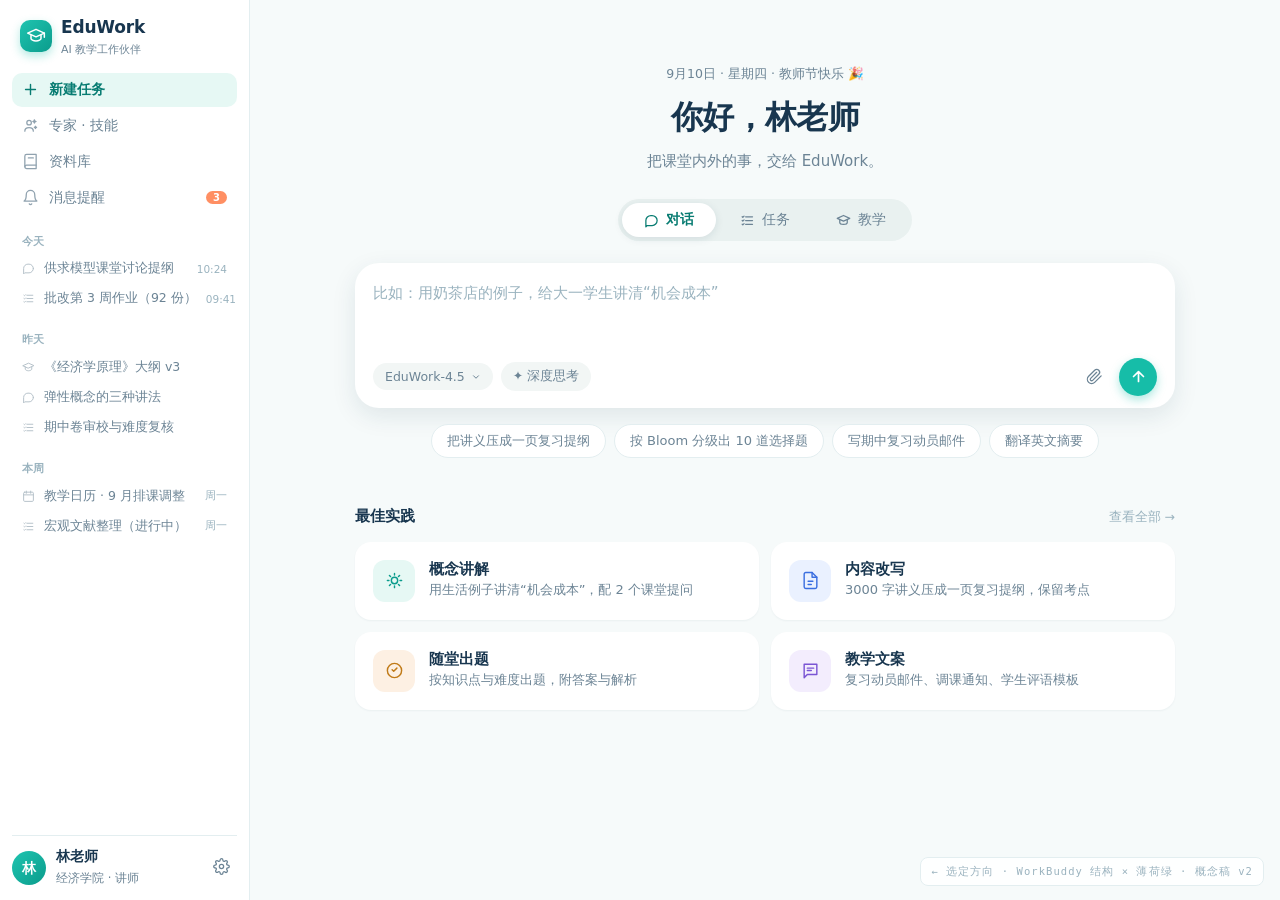
<file: design/homepage/b-workbuddy.html>
<!DOCTYPE html>
<html lang="zh-CN">
<head>
<meta charset="utf-8">
<meta name="viewport" content="width=device-width, initial-scale=1">
<title>EduWork · 首页 — 选定方向（WorkBuddy 结构 · 薄荷绿）</title>
<style>
  /* ============ EduWork 首页 · 选定方向 ============
     结构沿用 WorkBuddy（左侧栏区块导航 + 居中模式胶囊 + 大圆角输入 + 快捷卡）
     配色切换为现有系统「青樟」薄荷绿色系，与教学工作台保持同一语言
     侧栏导航：新建任务（=新对话）/ 专家·技能 / 资料库 / 消息提醒 */
  :root{
    --bg:#f6fafa; --surface:#ffffff; --line:#e3eef0;
    --mint:#16bda8; --mint-deep:#0b9c8c; --mint-ink:#087c72; --mint-soft:#e6f8f4;
    --orange:#ff8f63; --orange-soft:#fff1ea;
    --ink:#18364f; --muted:#6c8495; --faint:#9ab3bf;
    --radius-lg:24px; --radius-md:16px;
    --shadow-card:0 1px 2px rgba(24,54,79,.05);
    --shadow-pop:0 8px 24px rgba(24,54,79,.10);
    --sans:system-ui,-apple-system,"Segoe UI","PingFang SC","Microsoft YaHei",sans-serif;
    --mono:ui-monospace,"Cascadia Mono",Consolas,monospace;
  }
  *{box-sizing:border-box;margin:0;padding:0}
  html,body{height:100%}
  body{font-family:var(--sans);font-size:14px;line-height:1.6;color:var(--ink);background:var(--bg)}
  button{font-family:inherit;border:none;background:none;cursor:pointer;color:inherit}
  button:focus-visible,textarea:focus-visible{outline:2px solid var(--mint-deep);outline-offset:2px}
  .app{display:grid;grid-template-columns:250px 1fr;height:100vh;overflow:hidden}

  /* ---------- 左侧栏：WorkBuddy 式紧凑导航 ---------- */
  .b-side{background:var(--surface);border-right:1px solid var(--line);display:flex;flex-direction:column;padding:12px;overflow-y:auto}
  .brand{display:flex;align-items:center;gap:9px;padding:2px 8px 12px}
  .brand-mark{width:32px;height:32px;border-radius:10px;background:linear-gradient(135deg,#1fc4b0,#0b9c8c);display:grid;place-items:center;flex:none;box-shadow:0 4px 10px rgba(22,189,168,.32)}
  .brand b{font-size:17px;letter-spacing:-.01em}
  .brand small{display:block;font-size:11px;color:var(--muted);font-weight:400}
  .nav{display:flex;flex-direction:column;gap:2px;margin:2px 0 6px}
  .nav-block{display:flex;align-items:center;gap:10px;padding:8px 10px;border-radius:10px;font-size:13.5px;color:var(--muted);text-align:left;transition:all .15s}
  .nav-block svg{flex:none;opacity:.75}
  .nav-block:hover{background:#f2f8f8;color:var(--ink)}
  .nav-block .badge{margin-left:auto;background:var(--orange);color:#fff;font-size:10px;font-weight:700;border-radius:99px;padding:1px 7px}
  .nav-block.primary{background:var(--mint-soft);color:var(--mint-ink);font-weight:600}
  .nav-block.primary svg{opacity:1}
  .nav-block.primary:hover{background:#d8f2ec}
  .side-label{font-size:11px;color:var(--faint);padding:12px 10px 4px;font-weight:600}
  .hist{display:flex;flex-direction:column;gap:1px;margin-bottom:6px}
  .hist-item{display:flex;align-items:center;gap:9px;padding:6px 10px;border-radius:9px;font-size:12.5px;color:var(--muted);text-align:left;white-space:nowrap;overflow:hidden}
  .hist-item:hover{background:#f2f8f8;color:var(--ink)}
  .hist-item svg{flex:none;opacity:.5}
  .hist-item .t{margin-left:auto;font-size:10.5px;color:var(--faint);flex:none}
  .side-foot{margin-top:auto;border-top:1px solid var(--line);padding-top:12px;display:flex;align-items:center;gap:10px}
  .avatar{width:34px;height:34px;border-radius:50%;background:linear-gradient(135deg,#1fc4b0,#0b9c8c);color:#fff;display:grid;place-items:center;font-weight:700;font-size:14px;flex:none}
  .side-foot b{font-size:13.5px;display:block;line-height:1.3}
  .side-foot span{font-size:11.5px;color:var(--muted)}
  .gear{margin-left:auto;padding:7px;border-radius:9px;color:var(--muted)}
  .gear:hover{background:#f2f8f8;color:var(--ink)}

  /* ---------- 主区 ---------- */
  .b-main{overflow-y:auto;display:flex;flex-direction:column;align-items:center;padding:64px 32px 56px;scrollbar-width:thin}
  .hero{width:100%;max-width:820px;text-align:center}
  .hero .date{font-size:12.5px;color:var(--muted)}
  h1{font-size:32px;font-weight:700;letter-spacing:-.02em;margin:8px 0 6px}
  .hero-sub{font-size:15px;color:var(--muted);min-height:24px}

  .modes{display:inline-flex;gap:2px;background:#e9f1f0;border-radius:999px;padding:4px;margin:26px 0 22px}
  .mode-btn{display:flex;align-items:center;gap:7px;padding:8px 22px;border-radius:999px;font-size:14px;color:var(--muted);transition:all .15s}
  .mode-btn:hover{color:var(--ink)}
  .mode-btn.on{background:var(--surface);color:var(--mint-ink);font-weight:600;box-shadow:0 2px 8px rgba(24,54,79,.10)}
  .mode-desc{display:none}

  /* 大输入框 */
  .inputbox{background:var(--surface);border-radius:var(--radius-lg);padding:18px 18px 12px;box-shadow:var(--shadow-pop);transition:box-shadow .2s}
  .inputbox:focus-within{box-shadow:0 0 0 4px rgba(22,189,168,.12),0 12px 32px rgba(24,54,79,.12)}
  .inputbox textarea{width:100%;border:none;outline:none;resize:none;background:transparent;font-family:var(--sans);font-size:15px;line-height:1.6;min-height:64px;color:var(--ink)}
  .inputbox textarea::placeholder{color:var(--faint)}
  .inputbar{display:flex;align-items:center;gap:8px;margin-top:6px}
  .pill-tool{display:flex;align-items:center;gap:6px;font-size:12.5px;font-weight:500;color:var(--muted);background:#f2f6f5;border-radius:999px;padding:6px 12px;transition:all .12s}
  .pill-tool:hover{background:var(--mint-soft);color:var(--mint-ink)}
  .pill-tool.think.on{background:var(--mint-soft);color:var(--mint-ink)}
  .spacer{flex:1}
  .icon-btn{display:grid;place-items:center;width:34px;height:34px;border-radius:10px;color:var(--muted)}
  .icon-btn:hover{background:#f2f6f5;color:var(--ink)}
  .send{width:38px;height:38px;border-radius:50%;background:var(--mint);color:#fff;display:grid;place-items:center;box-shadow:0 4px 10px rgba(22,189,168,.35);transition:all .15s}
  .send:hover{background:var(--mint-deep);transform:translateY(-1px)}

  .chips{display:flex;flex-wrap:wrap;gap:8px;margin-top:16px;justify-content:center}
  .chip{background:var(--surface);border:1px solid var(--line);border-radius:999px;padding:7px 15px;font-size:13px;color:var(--muted);transition:all .12s}
  .chip:hover{border-color:var(--mint);color:var(--mint-ink);background:var(--mint-soft)}

  /* 卡片区 */
  .section{width:100%;max-width:820px;margin-top:46px}
  .sec-head{display:flex;align-items:baseline;justify-content:space-between;margin-bottom:14px}
  .sec-head b{font-size:15px}
  .sec-head span{font-size:12.5px;color:var(--faint);cursor:pointer}
  .sec-head span:hover{color:var(--mint-ink)}
  .grid-chat{display:grid;grid-template-columns:1fr 1fr;gap:12px}
  .card{background:var(--surface);border-radius:var(--radius-md);padding:18px;box-shadow:var(--shadow-card);text-align:left;transition:transform .15s,box-shadow .15s;display:flex;gap:14px;align-items:flex-start}
  .card:hover{transform:translateY(-2px);box-shadow:var(--shadow-pop)}
  .card .ico{width:42px;height:42px;border-radius:12px;display:grid;place-items:center;flex:none}
  .card b{font-size:14.5px;display:block}
  .card p{font-size:13px;color:var(--muted);margin-top:2px}

  .grid-teach{display:grid;grid-template-columns:repeat(3,1fr);gap:12px}
  .tcard{background:var(--surface);border-radius:var(--radius-md);padding:18px;box-shadow:var(--shadow-card);text-align:left;transition:transform .15s,box-shadow .15s;display:flex;flex-direction:column}
  .tcard:hover{transform:translateY(-2px);box-shadow:var(--shadow-pop)}
  .tcard .ico{width:42px;height:42px;border-radius:12px;display:grid;place-items:center;margin-bottom:10px}
  .tcard b{font-size:15px}
  .tcard p{font-size:12.5px;color:var(--muted);margin:3px 0 12px;flex:1}
  .dest{display:inline-flex;align-items:center;gap:5px;font-size:11.5px;font-weight:600;border-radius:8px;padding:5px 9px;align-self:flex-start}
  .dest svg{opacity:.8}

  .task-list{display:flex;flex-direction:column;gap:10px}
  .task{display:flex;align-items:center;gap:14px;background:var(--surface);border-radius:var(--radius-md);padding:15px 18px;box-shadow:var(--shadow-card);text-align:left;transition:box-shadow .15s}
  .task:hover{box-shadow:var(--shadow-pop)}
  .task .body{flex:1;min-width:0}
  .task b{display:block;font-size:14px}
  .task span{font-size:12.5px;color:var(--muted)}
  .prog{margin-top:8px;height:6px;border-radius:99px;background:#eaf2f3;overflow:hidden}
  .prog i{display:block;height:100%;border-radius:99px;background:linear-gradient(90deg,#1fc4b0,#0b9c8c)}
  .status{flex:none;font-size:11.5px;font-weight:600;padding:4px 11px;border-radius:99px}
  .status.run{background:var(--mint-soft);color:var(--mint-ink)}
  .status.queue{background:#eef2f4;color:var(--muted)}
  .status.done{background:var(--orange-soft);color:#c96a3f}

  .concept-tag{position:fixed;right:16px;bottom:14px;font-family:var(--mono);font-size:10.5px;letter-spacing:.1em;color:var(--faint);background:rgba(255,255,255,.9);border:1px solid var(--line);border-radius:8px;padding:5px 10px;z-index:5;text-decoration:none}
  .concept-tag:hover{color:var(--mint-ink)}
  .toast{position:fixed;left:50%;bottom:28px;transform:translate(-50%,16px);background:var(--ink);color:#fff;font-size:13px;border-radius:12px;padding:11px 20px;opacity:0;pointer-events:none;transition:all .25s;z-index:9;max-width:80vw;text-align:center;box-shadow:0 10px 30px rgba(0,0,0,.25)}
  .toast.show{opacity:1;transform:translate(-50%,0)}

  @media (max-width:960px){
    .app{grid-template-columns:1fr}
    .b-side{display:none}
    .grid-teach{grid-template-columns:1fr 1fr}
    h1{font-size:26px}
  }
  @media (max-width:620px){.grid-chat,.grid-teach{grid-template-columns:1fr}}
  @media (prefers-reduced-motion:reduce){*{transition:none!important;animation:none!important}}
</style>
</head>
<body>
<div class="app">
  <!-- ================= 左侧栏 ================= -->
  <aside class="b-side">
    <div class="brand">
      <div class="brand-mark">
        <svg width="20" height="20" viewBox="0 0 24 24" fill="none" stroke="#fff" stroke-width="1.8" stroke-linecap="round" stroke-linejoin="round"><path d="M2 8.5 12 4l10 4.5-10 4.5z"/><path d="M6 10.8V15c0 1.4 2.7 3 6 3s6-1.6 6-3v-4.2"/><path d="M22 8.5v5"/></svg>
      </div>
      <div><b>EduWork</b><small>AI 教学工作伙伴</small></div>
    </div>

    <nav class="nav" id="sideNav">
      <button class="nav-block primary" id="navNew">
        <svg width="17" height="17" viewBox="0 0 24 24" fill="none" stroke="currentColor" stroke-width="2" stroke-linecap="round" stroke-linejoin="round"><path d="M12 5v14M5 12h14"/></svg>新建任务
      </button>
      <button class="nav-block" id="navExpert">
        <svg width="17" height="17" viewBox="0 0 24 24" fill="none" stroke="currentColor" stroke-width="1.8" stroke-linecap="round" stroke-linejoin="round"><circle cx="10" cy="8" r="3.2"/><path d="M4 20c0-3 2.7-5 6-5s6 2 6 5"/><path d="m17.5 4 .7 1.6 1.6.7-1.6.7-.7 1.6-.7-1.6-1.6-.7 1.6-.7z"/><path d="m19 13 .5 1.1 1.1.5-1.1.5-.5 1.1-.5-1.1-1.1-.5 1.1-.5z"/></svg>专家 · 技能
      </button>
      <button class="nav-block" id="navLib">
        <svg width="17" height="17" viewBox="0 0 24 24" fill="none" stroke="currentColor" stroke-width="1.8" stroke-linecap="round" stroke-linejoin="round"><path d="M4 19.5A2.5 2.5 0 0 1 6.5 17H20"/><path d="M6.5 2H20v20H6.5A2.5 2.5 0 0 1 4 19.5v-15A2.5 2.5 0 0 1 6.5 2z"/><path d="M9 7h7"/></svg>资料库
      </button>
      <button class="nav-block" id="navMsg">
        <svg width="17" height="17" viewBox="0 0 24 24" fill="none" stroke="currentColor" stroke-width="1.8" stroke-linecap="round" stroke-linejoin="round"><path d="M18 8a6 6 0 1 0-12 0c0 7-3 9-3 9h18s-3-2-3-9"/><path d="M13.7 21a2 2 0 0 1-3.4 0"/></svg>消息提醒<span class="badge">3</span>
      </button>
    </nav>

    <div class="side-label">今天</div>
    <div class="hist">
      <button class="hist-item"><svg width="13" height="13" viewBox="0 0 24 24" fill="none" stroke="currentColor" stroke-width="1.8" stroke-linecap="round"><path d="M21 12a8 8 0 0 1-8 8H5l-2 2V12a8 8 0 0 1 8-8h2a8 8 0 0 1 8 8z"/></svg>供求模型课堂讨论提纲<span class="t">10:24</span></button>
      <button class="hist-item"><svg width="13" height="13" viewBox="0 0 24 24" fill="none" stroke="currentColor" stroke-width="1.8" stroke-linecap="round"><path d="M9 6h11M9 12h11M9 18h11"/><path d="m3.5 6 1 1 2-2M3.5 12l1 1 2-2M3.5 18l1 1 2-2"/></svg>批改第 3 周作业（92 份）<span class="t">09:41</span></button>
    </div>
    <div class="side-label">昨天</div>
    <div class="hist">
      <button class="hist-item"><svg width="13" height="13" viewBox="0 0 24 24" fill="none" stroke="currentColor" stroke-width="1.8" stroke-linecap="round"><path d="M2 8.5 12 4l10 4.5-10 4.5z"/><path d="M6 10.8V15c0 1.4 2.7 3 6 3s6-1.6 6-3v-4.2"/></svg>《经济学原理》大纲 v3<span class="t"></span></button>
      <button class="hist-item"><svg width="13" height="13" viewBox="0 0 24 24" fill="none" stroke="currentColor" stroke-width="1.8" stroke-linecap="round"><path d="M21 12a8 8 0 0 1-8 8H5l-2 2V12a8 8 0 0 1 8-8h2a8 8 0 0 1 8 8z"/></svg>弹性概念的三种讲法<span class="t"></span></button>
      <button class="hist-item"><svg width="13" height="13" viewBox="0 0 24 24" fill="none" stroke="currentColor" stroke-width="1.8" stroke-linecap="round"><path d="M9 6h11M9 12h11M9 18h11"/><path d="m3.5 6 1 1 2-2M3.5 12l1 1 2-2M3.5 18l1 1 2-2"/></svg>期中卷审校与难度复核<span class="t"></span></button>
    </div>
    <div class="side-label">本周</div>
    <div class="hist">
      <button class="hist-item"><svg width="13" height="13" viewBox="0 0 24 24" fill="none" stroke="currentColor" stroke-width="1.8" stroke-linecap="round"><rect x="3" y="4" width="18" height="17" rx="2"/><path d="M8 2v4M16 2v4M3 9h18"/></svg>教学日历 · 9 月排课调整<span class="t">周一</span></button>
      <button class="hist-item"><svg width="13" height="13" viewBox="0 0 24 24" fill="none" stroke="currentColor" stroke-width="1.8" stroke-linecap="round"><path d="M9 6h11M9 12h11M9 18h11"/><path d="m3.5 6 1 1 2-2M3.5 12l1 1 2-2M3.5 18l1 1 2-2"/></svg>宏观文献整理（进行中）<span class="t">周一</span></button>
    </div>

    <div class="side-foot">
      <div class="avatar">林</div>
      <div><b>林老师</b><span>经济学院 · 讲师</span></div>
      <button class="gear" aria-label="设置"><svg width="17" height="17" viewBox="0 0 24 24" fill="none" stroke="currentColor" stroke-width="1.8" stroke-linecap="round" stroke-linejoin="round"><circle cx="12" cy="12" r="3"/><path d="M19.4 15a1.7 1.7 0 0 0 .34 1.87l.06.06a2 2 0 1 1-2.83 2.83l-.06-.06a1.7 1.7 0 0 0-1.87-.34 1.7 1.7 0 0 0-1 1.55V21a2 2 0 1 1-4 0v-.09a1.7 1.7 0 0 0-1-1.55 1.7 1.7 0 0 0-1.87.34l-.06.06a2 2 0 1 1-2.83-2.83l.06-.06a1.7 1.7 0 0 0 .34-1.87 1.7 1.7 0 0 0-1.55-1H3a2 2 0 1 1 0-4h.09a1.7 1.7 0 0 0 1.55-1 1.7 1.7 0 0 0-.34-1.87l-.06-.06a2 2 0 1 1 2.83-2.83l.06.06a1.7 1.7 0 0 0 1.87.34h0a1.7 1.7 0 0 0 1-1.55V3a2 2 0 1 1 4 0v.09a1.7 1.7 0 0 0 1 1.55h0a1.7 1.7 0 0 0 1.87-.34l.06-.06a2 2 0 1 1 2.83 2.83l-.06.06a1.7 1.7 0 0 0-.34 1.87v0a1.7 1.7 0 0 0 1.55 1H21a2 2 0 1 1 0 4h-.09a1.7 1.7 0 0 0-1.55 1z"/></svg></button>
    </div>
  </aside>

  <!-- ================= 主区 ================= -->
  <main class="b-main">
    <div class="hero">
      <div class="date">9月10日 · 星期四 · 教师节快乐 🎉</div>
      <h1>你好，林老师</h1>
      <p class="hero-sub" id="heroSub">把课堂内外的事，交给 EduWork。</p>

      <div class="modes" role="tablist" aria-label="模式切换">
        <button class="mode-btn on" data-mode="chat" role="tab" aria-selected="true"><svg width="15" height="15" viewBox="0 0 24 24" fill="none" stroke="currentColor" stroke-width="2" stroke-linecap="round" stroke-linejoin="round"><path d="M21 12a8 8 0 0 1-8 8H5l-2 2V12a8 8 0 0 1 8-8h2a8 8 0 0 1 8 8z"/></svg>对话</button>
        <button class="mode-btn" data-mode="task" role="tab" aria-selected="false"><svg width="15" height="15" viewBox="0 0 24 24" fill="none" stroke="currentColor" stroke-width="2" stroke-linecap="round" stroke-linejoin="round"><path d="M9 6h11M9 12h11M9 18h11"/><path d="m3.5 6 1 1 2-2M3.5 12l1 1 2-2M3.5 18l1 1 2-2"/></svg>任务</button>
        <button class="mode-btn" data-mode="teach" role="tab" aria-selected="false"><svg width="15" height="15" viewBox="0 0 24 24" fill="none" stroke="currentColor" stroke-width="2" stroke-linecap="round" stroke-linejoin="round"><path d="M2 8.5 12 4l10 4.5-10 4.5z"/><path d="M6 10.8V15c0 1.4 2.7 3 6 3s6-1.6 6-3v-4.2"/></svg>教学</button>
      </div>

      <div class="inputbox">
        <textarea id="input" placeholder="比如：用奶茶店的例子，给大一学生讲清“机会成本”" aria-label="输入框"></textarea>
        <div class="inputbar">
          <button class="pill-tool">EduWork-4.5 <svg width="10" height="10" viewBox="0 0 24 24" fill="none" stroke="currentColor" stroke-width="2.4" stroke-linecap="round"><path d="m6 9 6 6 6-6"/></svg></button>
          <button class="pill-tool think" id="thinkBtn">✦ 深度思考</button>
          <div class="spacer"></div>
          <button class="icon-btn" aria-label="附件"><svg width="17" height="17" viewBox="0 0 24 24" fill="none" stroke="currentColor" stroke-width="1.8" stroke-linecap="round" stroke-linejoin="round"><path d="m21.4 11.05-9.19 9.19a6 6 0 0 1-8.49-8.49l8.57-8.57A4 4 0 1 1 18 8.84l-8.59 8.57a2 2 0 0 1-2.83-2.83l8.49-8.48"/></svg></button>
          <button class="send" id="send" aria-label="发送"><svg width="17" height="17" viewBox="0 0 24 24" fill="none" stroke="currentColor" stroke-width="2.4" stroke-linecap="round" stroke-linejoin="round"><path d="M12 19V5M5 12l7-7 7 7"/></svg></button>
        </div>
      </div>

      <div class="chips" id="chips"></div>
    </div>

    <!-- 对话：最佳实践 -->
    <section class="section" id="sec-chat">
      <div class="sec-head"><b>最佳实践</b><span>查看全部 →</span></div>
      <div class="grid-chat">
        <button class="card"><span class="ico" style="background:#e6f8f4;color:#0b9c8c"><svg width="19" height="19" viewBox="0 0 24 24" fill="none" stroke="currentColor" stroke-width="1.8" stroke-linecap="round" stroke-linejoin="round"><path d="M12 3v2M12 19v2M3 12h2M19 12h2M5.6 5.6l1.4 1.4M17 17l1.4 1.4M18.4 5.6 17 7M7 17l-1.4 1.4"/><circle cx="12" cy="12" r="4"/></svg></span><span><b>概念讲解</b><p>用生活例子讲清“机会成本”，配 2 个课堂提问</p></span></button>
        <button class="card"><span class="ico" style="background:#eaf1ff;color:#3b6fe0"><svg width="19" height="19" viewBox="0 0 24 24" fill="none" stroke="currentColor" stroke-width="1.8" stroke-linecap="round" stroke-linejoin="round"><path d="M14 2H6a2 2 0 0 0-2 2v16a2 2 0 0 0 2 2h12a2 2 0 0 0 2-2V8z"/><path d="M14 2v6h6M9 13h6M9 17h4"/></svg></span><span><b>内容改写</b><p>3000 字讲义压成一页复习提纲，保留考点</p></span></button>
        <button class="card"><span class="ico" style="background:#fdf0e3;color:#c07a17"><svg width="19" height="19" viewBox="0 0 24 24" fill="none" stroke="currentColor" stroke-width="1.8" stroke-linecap="round" stroke-linejoin="round"><path d="M9 11l2 2 4-4"/><circle cx="12" cy="12" r="9"/></svg></span><span><b>随堂出题</b><p>按知识点与难度出题，附答案与解析</p></span></button>
        <button class="card"><span class="ico" style="background:#f3edfd;color:#7a55d4"><svg width="19" height="19" viewBox="0 0 24 24" fill="none" stroke="currentColor" stroke-width="1.8" stroke-linecap="round" stroke-linejoin="round"><path d="M4 4h16v13H8l-4 4z"/><path d="M8 9h8M8 12h5"/></svg></span><span><b>教学文案</b><p>复习动员邮件、调课通知、学生评语模板</p></span></button>
      </div>
    </section>

    <!-- 任务：进行中的任务 -->
    <section class="section" id="sec-task" hidden>
      <div class="sec-head"><b>进行中的任务</b><span>任务中心 →</span></div>
      <div class="task-list">
        <button class="task"><div class="body"><b>批改《经济学原理》第 3 周作业</b><span>78 / 92 份 · 预计还需 10 分钟 · 完成后自动生成讲评</span><div class="prog"><i style="width:85%"></i></div></div><span class="status run">进行中</span></button>
        <button class="task"><div class="body"><b>“宏观经济”文献整理入资料库</b><span>24 篇中已解析 10 篇 · 提取观点与出处</span><div class="prog"><i style="width:42%"></i></div></div><span class="status run">进行中</span></button>
        <button class="task"><div class="body"><b>第 4 章题库生成（30 题）</b><span>排队中 · 预计今晚 21:00 开始</span></div><span class="status queue">排队中</span></button>
        <button class="task"><div class="body"><b>第 1 周学情周报</b><span>已生成 · 含易错点与下次课建议</span></div><span class="status done">已完成 ✓</span></button>
      </div>
    </section>

    <!-- 教学：工作流 × 落地页 -->
    <section class="section" id="sec-teach" hidden>
      <div class="sec-head"><b>教学工作流</b><span>生成后在对应工作台编辑 →</span></div>
      <div class="grid-teach">
        <button class="tcard" data-dest="教学大纲工作台"><span class="ico" style="background:#e6f8f4;color:#0b9c8c"><svg width="20" height="20" viewBox="0 0 24 24" fill="none" stroke="currentColor" stroke-width="1.8" stroke-linecap="round" stroke-linejoin="round"><path d="M4 19.5A2.5 2.5 0 0 1 6.5 17H20"/><path d="M6.5 2H20v20H6.5A2.5 2.5 0 0 1 4 19.5v-15A2.5 2.5 0 0 1 6.5 2z"/></svg></span><b>教学大纲</b><p>一句话起草 16 周大纲，含学时与考核</p><span class="dest" style="background:#e6f8f4;color:#0b9c8c">生成后 → 大纲工作台 <svg width="10" height="10" viewBox="0 0 24 24" fill="none" stroke="currentColor" stroke-width="2.6" stroke-linecap="round" stroke-linejoin="round"><path d="M5 12h14M13 6l6 6-6 6"/></svg></span></button>
        <button class="tcard" data-dest="教学日历"><span class="ico" style="background:#fdf0e3;color:#c07a17"><svg width="20" height="20" viewBox="0 0 24 24" fill="none" stroke="currentColor" stroke-width="1.8" stroke-linecap="round" stroke-linejoin="round"><rect x="3" y="4" width="18" height="17" rx="2"/><path d="M8 2v4M16 2v4M3 9h18"/></svg></span><b>教学日历</b><p>按学期周历与节假日智能排课</p><span class="dest" style="background:#fdf0e3;color:#c07a17">排课确认 → 教学日历 <svg width="10" height="10" viewBox="0 0 24 24" fill="none" stroke="currentColor" stroke-width="2.6" stroke-linecap="round" stroke-linejoin="round"><path d="M5 12h14M13 6l6 6-6 6"/></svg></span></button>
        <button class="tcard" data-dest="备课工作台"><span class="ico" style="background:#eaf1ff;color:#3b6fe0"><svg width="20" height="20" viewBox="0 0 24 24" fill="none" stroke="currentColor" stroke-width="1.8" stroke-linecap="round" stroke-linejoin="round"><path d="M12 20h9"/><path d="M16.5 3.5a2.1 2.1 0 0 1 3 3L7 19l-4 1 1-4z"/></svg></span><b>备课工作台</b><p>生成教案初稿，自动匹配学术资料</p><span class="dest" style="background:#eaf1ff;color:#3b6fe0">初稿生成 → 备课工作台 <svg width="10" height="10" viewBox="0 0 24 24" fill="none" stroke="currentColor" stroke-width="2.6" stroke-linecap="round" stroke-linejoin="round"><path d="M5 12h14M13 6l6 6-6 6"/></svg></span></button>
        <button class="tcard" data-dest="课件生成工作台"><span class="ico" style="background:#f3edfd;color:#7a55d4"><svg width="20" height="20" viewBox="0 0 24 24" fill="none" stroke="currentColor" stroke-width="1.8" stroke-linecap="round" stroke-linejoin="round"><rect x="2" y="3" width="20" height="14" rx="2"/><path d="M8 21h8M12 17v4"/></svg></span><b>课件制作</b><p>从大纲章节生成可编辑的课件</p><span class="dest" style="background:#f3edfd;color:#7a55d4">课件生成 → 课件工作台 <svg width="10" height="10" viewBox="0 0 24 24" fill="none" stroke="currentColor" stroke-width="2.6" stroke-linecap="round" stroke-linejoin="round"><path d="M5 12h14M13 6l6 6-6 6"/></svg></span></button>
        <button class="tcard" data-dest="作业知识库"><span class="ico" style="background:#fdeaf0;color:#c14e72"><svg width="20" height="20" viewBox="0 0 24 24" fill="none" stroke="currentColor" stroke-width="1.8" stroke-linecap="round" stroke-linejoin="round"><path d="M4 19.5A2.5 2.5 0 0 1 6.5 17H20"/><path d="M6.5 2H20v20H6.5A2.5 2.5 0 0 1 4 19.5v-15A2.5 2.5 0 0 1 6.5 2z"/><path d="M9 7h7"/></svg></span><b>作业知识库</b><p>历史题目结构化入库，随时复用</p><span class="dest" style="background:#fdeaf0;color:#c14e72">入库完成 → 作业知识库 <svg width="10" height="10" viewBox="0 0 24 24" fill="none" stroke="currentColor" stroke-width="2.6" stroke-linecap="round" stroke-linejoin="round"><path d="M5 12h14M13 6l6 6-6 6"/></svg></span></button>
        <button class="tcard" data-dest="试卷管理"><span class="ico" style="background:#e5f5f7;color:#0e8a9c"><svg width="20" height="20" viewBox="0 0 24 24" fill="none" stroke="currentColor" stroke-width="1.8" stroke-linecap="round" stroke-linejoin="round"><path d="M6 2h12v20l-3-2-3 2-3-2-3 2z"/><path d="M9 7h6M9 11h3"/></svg></span><b>试卷组卷</b><p>按知识点、题型、难度智能组卷</p><span class="dest" style="background:#e5f5f7;color:#0e8a9c">组卷预览 → 试卷管理 <svg width="10" height="10" viewBox="0 0 24 24" fill="none" stroke="currentColor" stroke-width="2.6" stroke-linecap="round" stroke-linejoin="round"><path d="M5 12h14M13 6l6 6-6 6"/></svg></span></button>
      </div>
    </section>
  </main>
</div>

<a class="concept-tag" href="index.html">← 选定方向 · WorkBuddy 结构 × 薄荷绿 · 概念稿 v2</a>
<div class="toast" id="toast" role="status"></div>

<script>
(function(){
  var MODES = {
    chat:{
      sub:'把课堂内外的事，交给 EduWork。',
      ph:'比如：用奶茶店的例子，给大一学生讲清“机会成本”',
      chips:['把讲义压成一页复习提纲','按 Bloom 分级出 10 道选择题','写期中复习动员邮件','翻译英文摘要'],
      toast:'演示：进入对话，生成结果直接展示在对话中'
    },
    task:{
      sub:'交给 EduWork 跑全程：批改、整理、汇总，结果送达。',
      ph:'比如：批改《经济学原理》第 3 周作业（92 份），完成后生成讲评',
      chips:['整理宏观文献 24 篇入资料库','生成第 4 章题库 30 题','汇总本周学情周报','导出第 2 周点名名单'],
      toast:'演示：创建异步任务，进度在首页与侧栏实时更新'
    },
    teach:{
      sub:'大纲、日历、教案、课件——从一句话开始，到工作台成稿。',
      ph:'比如：为《经济学原理》生成 16 周教学大纲，两周一次测验',
      chips:['生成 16 周教学大纲','排本学期教学日历','写第 3 周教案','制作“供求模型”课件'],
      toast:'演示：AI 在对话中生成初稿，完成后一键进入对应教学页面编辑'
    }
  };
  var cur='chat';
  var $=function(s){return document.querySelector(s)};
  var $$=function(s){return Array.prototype.slice.call(document.querySelectorAll(s))};
  var input=$('#input'), toast=$('#toast'), timer=null;

  function showToast(msg){
    toast.textContent=msg; toast.classList.add('show');
    clearTimeout(timer); timer=setTimeout(function(){toast.classList.remove('show')},2600);
  }
  function renderChips(m){
    var box=$('#chips'); box.innerHTML='';
    MODES[m].chips.forEach(function(c){
      var b=document.createElement('button');
      b.className='chip'; b.textContent=c;
      b.onclick=function(){input.value=c; input.focus();};
      box.appendChild(b);
    });
  }
  function setMode(m){
    cur=m;
    $$('.mode-btn').forEach(function(b){
      var on=b.dataset.mode===m;
      b.classList.toggle('on',on);
      b.setAttribute('aria-selected',on);
    });
    $('#heroSub').textContent=MODES[m].sub;
    input.placeholder=MODES[m].ph;
    $('#sec-chat').hidden = m!=='chat';
    $('#sec-task').hidden = m!=='task';
    $('#sec-teach').hidden = m!=='teach';
    renderChips(m);
  }
  $$('.mode-btn').forEach(function(b){ b.onclick=function(){setMode(b.dataset.mode)} });
  $('#thinkBtn').onclick=function(){ this.classList.toggle('on'); };
  $('#send').onclick=function(){
    if(!input.value.trim()){ input.focus(); return; }
    showToast(MODES[cur].toast); input.value='';
  };
  input.addEventListener('keydown',function(e){
    if(e.key==='Enter' && (e.ctrlKey||e.metaKey)){ e.preventDefault(); $('#send').click(); }
  });
  $$('#sec-teach .tcard').forEach(function(c){
    c.onclick=function(){ showToast('演示：AI 生成初稿后，进入「'+c.dataset.dest+'」编辑（沿用现有界面）'); };
  });
  $('#navNew').onclick=function(){ setMode('chat'); input.value=''; input.focus(); showToast('演示：新建任务（新对话）'); };
  $('#navExpert').onclick=function(){ showToast('演示：打开「专家 · 技能」'); };
  $('#navLib').onclick=function(){ showToast('演示：打开资料库（沿用现有界面）'); };
  $('#navMsg').onclick=function(){ showToast('演示：打开消息提醒'); };
  setMode('chat');
})();
</script>
</body>
</html>
</file>
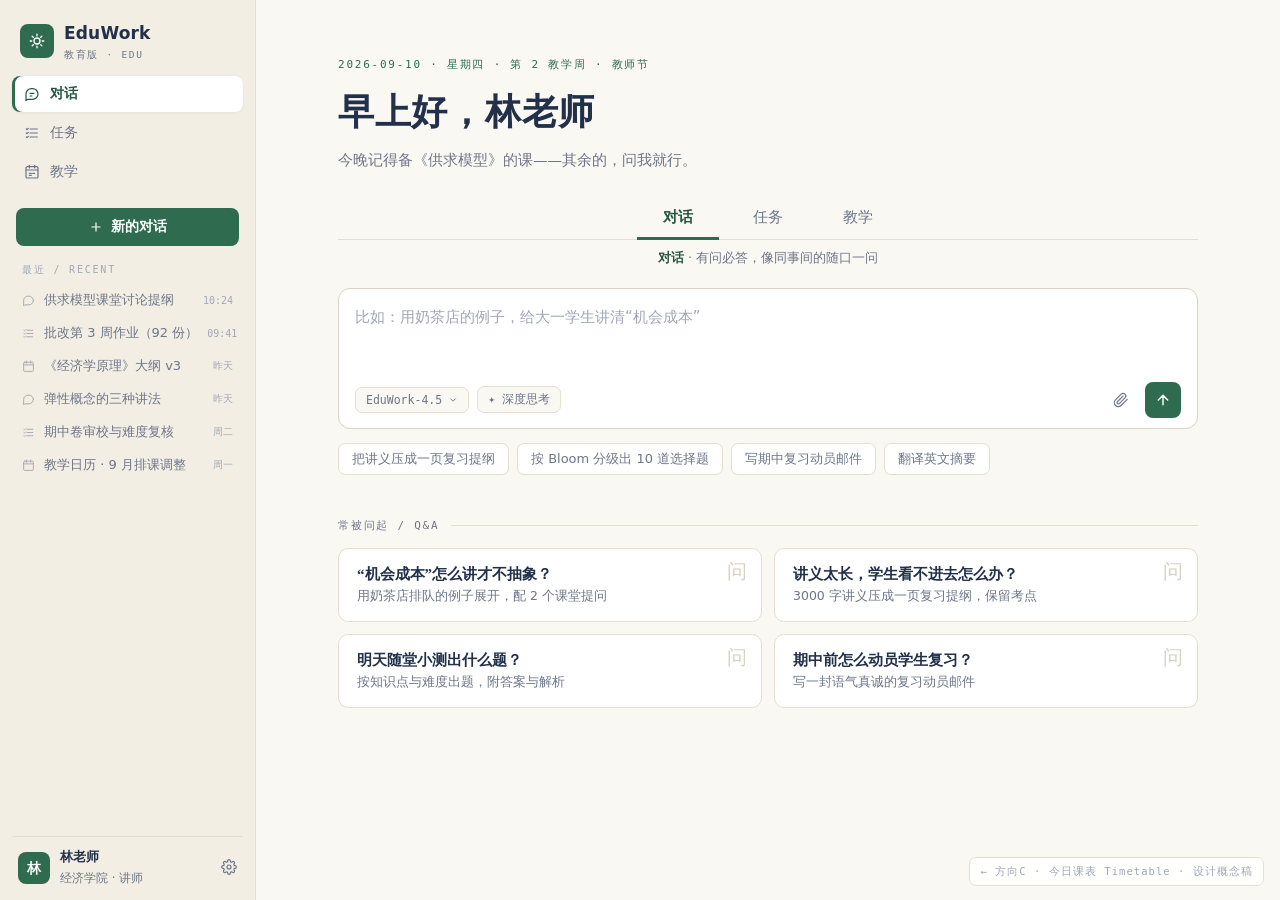
<file: design/homepage/c-timetable.html>
<!DOCTYPE html>
<html lang="zh-CN">
<head>
<meta charset="utf-8">
<meta name="viewport" content="width=device-width, initial-scale=1">
<title>EduWork · 首页 — 方向C 今日课表</title>
<style>
  /* ============ 方向C · 今日课表 Timetable Scholar ============
     纸面 + 板书绿 + 楷体问候；签名元素：把“从哪开始”排成一张当日课程表
     教学工作流即课表条目：第几节做什么，成稿落到哪个工作台 */
  :root{
    --paper:#faf8f3; --paper-deep:#f2eee3; --surface:#ffffff;
    --line:#e5dfd2; --line-strong:#d8d2c2;
    --chalk:#2f6b4f; --chalk-deep:#255741; --chalk-soft:#e9f1ec;
    --ink:#22304a; --muted:#6d7688; --faint:#a0a7b5;
    --amber:#a86a08; --amber-soft:#f7efdd;
    --indigo:#4a5fa5; --indigo-soft:#edf0f9;
    --plum:#7c5cb0; --plum-soft:#f1ecf8;
    --rose:#b0526d; --rose-soft:#f9ecf0;
    --teal:#14707f; --teal-soft:#e6f2f4;
    --kai:Georgia,"KaiTi","楷体","STKaiti","Microsoft YaHei",serif;
    --sans:system-ui,-apple-system,"Segoe UI","Microsoft YaHei",sans-serif;
    --mono:ui-monospace,"Cascadia Mono",Consolas,monospace;
  }
  *{box-sizing:border-box;margin:0;padding:0}
  html,body{height:100%}
  body{font-family:var(--sans);font-size:14px;line-height:1.6;color:var(--ink);background:var(--paper)}
  button{font-family:inherit;border:none;background:none;cursor:pointer;color:inherit}
  button:focus-visible,textarea:focus-visible{outline:2px solid var(--chalk);outline-offset:2px}
  .app{display:grid;grid-template-columns:256px 1fr;height:100vh;overflow:hidden}

  /* ---------- 左侧栏：备课本式 ---------- */
  .c-side{background:var(--paper-deep);border-right:1px solid var(--line);display:flex;flex-direction:column;padding:18px 12px 12px;overflow-y:auto}
  .brand{display:flex;align-items:center;gap:10px;padding:2px 8px 14px}
  .brand-mark{width:34px;height:34px;border-radius:8px;background:var(--chalk);display:grid;place-items:center;flex:none}
  .brand b{font-size:17px;letter-spacing:.01em}
  .brand small{display:block;font-family:var(--mono);font-size:9.5px;letter-spacing:.18em;color:var(--muted);font-weight:400}
  .nav{display:flex;flex-direction:column;gap:3px;margin-bottom:8px}
  .nav-btn{display:flex;align-items:center;gap:10px;padding:9px 12px;border-radius:8px;font-size:14px;color:var(--muted);text-align:left;transition:all .15s}
  .nav-btn:hover{color:var(--ink);background:rgba(255,255,255,.55)}
  .nav-btn.on{background:var(--surface);color:var(--chalk-deep);font-weight:600;box-shadow:inset 3px 0 0 var(--chalk),0 1px 3px rgba(34,48,74,.06)}
  .new-btn{margin:10px 4px 0;display:flex;align-items:center;justify-content:center;gap:8px;padding:10px;border-radius:8px;background:var(--chalk);color:#fff;font-size:13.5px;font-weight:600;transition:background .12s}
  .new-btn:hover{background:var(--chalk-deep)}
  .side-label{font-family:var(--mono);font-size:10px;letter-spacing:.18em;color:var(--faint);padding:16px 10px 6px}
  .hist{display:flex;flex-direction:column;gap:1px}
  .hist-item{display:flex;align-items:center;gap:9px;padding:7px 10px;border-radius:7px;font-size:13px;color:var(--muted);text-align:left;white-space:nowrap;overflow:hidden}
  .hist-item:hover{background:rgba(255,255,255,.7);color:var(--ink)}
  .hist-item svg{flex:none;opacity:.55}
  .hist-item .t{font-family:var(--mono);font-size:10px;color:var(--faint);margin-left:auto;flex:none}
  .side-foot{margin-top:auto;border-top:1px solid var(--line);padding-top:12px;display:flex;align-items:center;gap:10px;padding-left:6px}
  .avatar{width:32px;height:32px;border-radius:8px;background:var(--chalk);color:#fff;display:grid;place-items:center;font-weight:700;font-size:14px;flex:none}
  .side-foot b{font-size:13px;display:block;line-height:1.3}
  .side-foot span{font-size:11.5px;color:var(--muted)}
  .gear{margin-left:auto;padding:6px;border-radius:7px;color:var(--muted)}
  .gear:hover{background:rgba(255,255,255,.7);color:var(--ink)}

  /* ---------- 主区 ---------- */
  .c-main{overflow-y:auto;display:flex;flex-direction:column;align-items:center;padding:56px 32px 48px;scrollbar-width:thin}
  .hero{width:100%;max-width:860px}
  .eyebrow{font-family:var(--mono);font-size:11px;letter-spacing:.16em;color:var(--chalk)}
  h1{font-family:var(--kai);font-size:36px;font-weight:700;margin:10px 0 8px;letter-spacing:.02em}
  .hero-sub{font-size:14.5px;color:var(--muted);min-height:24px}

  .tabs{display:flex;justify-content:center;gap:8px;margin:26px 0 8px;border-bottom:1px solid var(--line)}
  .tab-btn{padding:9px 26px 10px;font-size:15px;color:var(--muted);border-bottom:3px solid transparent;margin-bottom:-1px;transition:color .15s}
  .tab-btn:hover{color:var(--ink)}
  .tab-btn.on{color:var(--chalk-deep);font-weight:700;border-bottom-color:var(--chalk)}
  .mode-desc{text-align:center;font-size:12.5px;color:var(--muted);margin-bottom:20px;min-height:20px}
  .mode-desc b{color:var(--chalk-deep);font-weight:600}

  /* 输入框：纸面卡片 */
  .inputbox{background:var(--surface);border:1.5px solid var(--line-strong);border-radius:12px;padding:16px 16px 10px;transition:border-color .15s,box-shadow .15s}
  .inputbox:focus-within{border-color:var(--chalk);box-shadow:0 6px 18px rgba(47,107,79,.1)}
  .inputbox textarea{width:100%;border:none;outline:none;resize:none;background:transparent;font-family:var(--sans);font-size:15px;line-height:1.6;min-height:64px;color:var(--ink)}
  .inputbox textarea::placeholder{color:var(--faint)}
  .inputbar{display:flex;align-items:center;gap:8px;margin-top:6px}
  .chip-tool{display:flex;align-items:center;gap:6px;font-family:var(--mono);font-size:11.5px;color:var(--muted);border:1px solid var(--line);border-radius:7px;padding:5px 10px;background:var(--paper);transition:all .12s}
  .chip-tool:hover{border-color:var(--chalk);color:var(--chalk-deep)}
  .spacer{flex:1}
  .icon-btn{display:grid;place-items:center;width:32px;height:32px;border-radius:7px;color:var(--muted)}
  .icon-btn:hover{background:var(--paper);color:var(--ink)}
  .send{width:36px;height:36px;border-radius:8px;background:var(--chalk);color:#fff;display:grid;place-items:center;transition:background .12s,transform .12s}
  .send:hover{background:var(--chalk-deep);transform:translateY(-1px)}

  .chips{display:flex;flex-wrap:wrap;gap:8px;margin-top:14px}
  .chip{border:1px solid var(--line);border-radius:7px;padding:6px 13px;font-size:13px;color:var(--muted);background:var(--surface);transition:all .12s}
  .chip:hover{border-color:var(--chalk);color:var(--chalk-deep);background:var(--chalk-soft)}

  /* ---- 签名：今日课表 ---- */
  .section{width:100%;max-width:860px;margin-top:42px}
  .sec-head{display:flex;align-items:center;gap:12px;margin-bottom:14px}
  .sec-head .eyebrow{color:var(--muted)}
  .sec-head::after{content:"";flex:1;height:1px;background:var(--line)}
  .tt{background:var(--surface);border:1px solid var(--line-strong);border-radius:12px;overflow:hidden;box-shadow:0 4px 14px rgba(34,48,74,.05)}
  .tt-head{display:flex;align-items:center;justify-content:space-between;padding:12px 18px;background:var(--chalk);color:#fff}
  .tt-head b{font-family:var(--kai);font-size:16.5px;letter-spacing:.04em}
  .tt-head span{font-family:var(--mono);font-size:10.5px;letter-spacing:.14em;opacity:.85}
  .tt-row{display:grid;grid-template-columns:92px 1fr;border-top:1px solid var(--line)}
  .tt-row:first-of-type{border-top:none}
  .tt-time{padding:14px 12px;text-align:center;border-right:1px dashed var(--line);display:flex;flex-direction:column;justify-content:center;gap:2px;background:var(--paper)}
  .tt-time b{font-family:var(--kai);font-size:14.5px;color:var(--ink)}
  .tt-time span{font-family:var(--mono);font-size:10px;color:var(--faint)}
  .tt-cells{display:grid;grid-template-columns:1fr;gap:0}
  .tt-cells.two{grid-template-columns:1fr 1fr}
  .cell{display:flex;align-items:center;gap:12px;padding:13px 16px;text-align:left;border-left:3px solid transparent;transition:background .12s}
  .cell:hover{background:var(--paper)}
  .cell .name{flex:1;min-width:0}
  .cell .name b{font-size:14.5px;display:block}
  .cell .name span{font-size:12px;color:var(--muted)}
  .cell .dest{font-family:var(--mono);font-size:10.5px;color:var(--muted);flex:none;opacity:0;transform:translateX(-4px);transition:all .15s}
  .cell:hover .dest{opacity:1;transform:none}
  .cell + .cell{border-left-style:solid}
  .c-syl{background:var(--chalk-soft);border-left-color:var(--chalk)} .c-syl:hover{background:#e2ede7}
  .c-cal{background:var(--amber-soft);border-left-color:var(--amber)} .c-cal:hover{background:#f4ead2}
  .c-prep{background:var(--indigo-soft);border-left-color:var(--indigo)} .c-prep:hover{background:#e6eaf6}
  .c-cw{background:var(--plum-soft);border-left-color:var(--plum)} .c-cw:hover{background:#ebe4f5}
  .c-hw{background:var(--rose-soft);border-left-color:var(--rose)} .c-hw:hover{background:#f6e3e9}
  .c-exam{background:var(--teal-soft);border-left-color:var(--teal)} .c-exam:hover{background:#ddecef}
  .tt-row.noon .tt-time b{color:var(--muted);font-weight:400}

  /* 问答卡（对话模式） */
  .grid-chat{display:grid;grid-template-columns:1fr 1fr;gap:12px}
  .qa{background:var(--surface);border:1px solid var(--line);border-radius:10px;padding:16px 18px;text-align:left;position:relative;transition:transform .15s,box-shadow .15s}
  .qa:hover{transform:translateY(-2px);box-shadow:0 8px 20px rgba(34,48,74,.08)}
  .qa .q{font-family:var(--kai);font-size:15px;font-weight:700;display:block;margin-bottom:4px}
  .qa p{font-size:12.5px;color:var(--muted)}
  .qa .mark{position:absolute;top:12px;right:14px;font-family:var(--kai);font-size:20px;color:var(--line-strong);line-height:1}
  .qa:hover .mark{color:var(--chalk)}

  /* 作业收发（任务模式） */
  .hw-list{display:flex;flex-direction:column;gap:10px}
  .hw{display:flex;align-items:center;gap:14px;background:var(--surface);border:1px solid var(--line);border-radius:10px;padding:13px 18px;text-align:left;transition:border-color .15s,box-shadow .15s}
  .hw:hover{border-color:var(--chalk);box-shadow:0 6px 16px rgba(34,48,74,.07)}
  .hw .body{flex:1;min-width:0}
  .hw b{display:block;font-size:14px}
  .hw span{font-size:12.5px;color:var(--muted)}
  .prog{margin-top:8px;height:5px;border-radius:99px;background:var(--paper-deep);overflow:hidden}
  .prog i{display:block;height:100%;border-radius:99px;background:var(--chalk)}
  .stamp{flex:none;font-family:var(--kai);font-size:12.5px;font-weight:700;border:1.5px solid;border-radius:6px;padding:3px 9px;transform:rotate(-4deg)}
  .stamp.run{color:var(--chalk);border-color:var(--chalk);background:var(--chalk-soft)}
  .stamp.queue{color:var(--muted);border-color:var(--line-strong);background:var(--paper)}
  .stamp.done{color:var(--amber);border-color:var(--amber);background:var(--amber-soft)}

  .concept-tag{position:fixed;right:16px;bottom:14px;font-family:var(--mono);font-size:10.5px;letter-spacing:.1em;color:var(--faint);background:rgba(255,255,255,.88);border:1px solid var(--line);border-radius:7px;padding:5px 10px;z-index:5;text-decoration:none}
  .concept-tag:hover{color:var(--chalk-deep)}
  .toast{position:fixed;left:50%;bottom:28px;transform:translate(-50%,16px);background:var(--ink);color:#fff;font-size:13px;border-radius:9px;padding:10px 18px;opacity:0;pointer-events:none;transition:all .25s;z-index:9;max-width:80vw;text-align:center}
  .toast.show{opacity:1;transform:translate(-50%,0)}

  @media (max-width:960px){
    .app{grid-template-columns:1fr}
    .c-side{display:none}
    h1{font-size:29px}
    .tt-cells.two{grid-template-columns:1fr}
    .cell + .cell{border-top:1px dashed var(--line)}
  }
  @media (max-width:620px){.grid-chat{grid-template-columns:1fr}}
  @media (prefers-reduced-motion:reduce){*{transition:none!important;animation:none!important}}
</style>
</head>
<body>
<div class="app">
  <!-- ================= 左侧栏 ================= -->
  <aside class="c-side">
    <div class="brand">
      <div class="brand-mark">
        <svg width="18" height="18" viewBox="0 0 24 24" fill="none" stroke="#fff" stroke-width="1.8" stroke-linecap="round" stroke-linejoin="round"><path d="M12 3v2M12 19v2M3 12h2M19 12h2M5.6 5.6l1.4 1.4M17 17l1.4 1.4M18.4 5.6 17 7M7 17l-1.4 1.4"/><circle cx="12" cy="12" r="4"/></svg>
      </div>
      <div><b>EduWork</b><small>教育版 · EDU</small></div>
    </div>

    <nav class="nav" id="sideNav">
      <button class="nav-btn on" data-mode="chat"><svg width="16" height="16" viewBox="0 0 24 24" fill="none" stroke="currentColor" stroke-width="1.8" stroke-linecap="round" stroke-linejoin="round"><path d="M21 12a8 8 0 0 1-8 8H5l-2 2V12a8 8 0 0 1 8-8h2a8 8 0 0 1 8 8z"/><path d="M9 11h6M9 15h3"/></svg>对话</button>
      <button class="nav-btn" data-mode="task"><svg width="16" height="16" viewBox="0 0 24 24" fill="none" stroke="currentColor" stroke-width="1.8" stroke-linecap="round" stroke-linejoin="round"><path d="M9 6h11M9 12h11M9 18h11"/><path d="m3.5 6 1 1 2-2M3.5 12l1 1 2-2M3.5 18l1 1 2-2"/></svg>任务</button>
      <button class="nav-btn" data-mode="teach"><svg width="16" height="16" viewBox="0 0 24 24" fill="none" stroke="currentColor" stroke-width="1.8" stroke-linecap="round" stroke-linejoin="round"><rect x="3" y="4" width="18" height="17" rx="2"/><path d="M8 2v4M16 2v4M3 9h18M8 14h3M13 14h3M8 17h3"/></svg>教学</button>
    </nav>
    <button class="new-btn" id="newBtn"><svg width="14" height="14" viewBox="0 0 24 24" fill="none" stroke="currentColor" stroke-width="2" stroke-linecap="round"><path d="M12 5v14M5 12h14"/></svg>新的对话</button>

    <div class="side-label">最近 / RECENT</div>
    <div class="hist">
      <button class="hist-item"><svg width="13" height="13" viewBox="0 0 24 24" fill="none" stroke="currentColor" stroke-width="1.8" stroke-linecap="round"><path d="M21 12a8 8 0 0 1-8 8H5l-2 2V12a8 8 0 0 1 8-8h2a8 8 0 0 1 8 8z"/></svg>供求模型课堂讨论提纲<span class="t">10:24</span></button>
      <button class="hist-item"><svg width="13" height="13" viewBox="0 0 24 24" fill="none" stroke="currentColor" stroke-width="1.8" stroke-linecap="round"><path d="M9 6h11M9 12h11M9 18h11"/><path d="m3.5 6 1 1 2-2M3.5 12l1 1 2-2M3.5 18l1 1 2-2"/></svg>批改第 3 周作业（92 份）<span class="t">09:41</span></button>
      <button class="hist-item"><svg width="13" height="13" viewBox="0 0 24 24" fill="none" stroke="currentColor" stroke-width="1.8" stroke-linecap="round"><rect x="3" y="4" width="18" height="17" rx="2"/><path d="M8 2v4M16 2v4M3 9h18"/></svg>《经济学原理》大纲 v3<span class="t">昨天</span></button>
      <button class="hist-item"><svg width="13" height="13" viewBox="0 0 24 24" fill="none" stroke="currentColor" stroke-width="1.8" stroke-linecap="round"><path d="M21 12a8 8 0 0 1-8 8H5l-2 2V12a8 8 0 0 1 8-8h2a8 8 0 0 1 8 8z"/></svg>弹性概念的三种讲法<span class="t">昨天</span></button>
      <button class="hist-item"><svg width="13" height="13" viewBox="0 0 24 24" fill="none" stroke="currentColor" stroke-width="1.8" stroke-linecap="round"><path d="M9 6h11M9 12h11M9 18h11"/><path d="m3.5 6 1 1 2-2M3.5 12l1 1 2-2M3.5 18l1 1 2-2"/></svg>期中卷审校与难度复核<span class="t">周二</span></button>
      <button class="hist-item"><svg width="13" height="13" viewBox="0 0 24 24" fill="none" stroke="currentColor" stroke-width="1.8" stroke-linecap="round"><rect x="3" y="4" width="18" height="17" rx="2"/><path d="M8 2v4M16 2v4M3 9h18"/></svg>教学日历 · 9 月排课调整<span class="t">周一</span></button>
    </div>

    <div class="side-foot">
      <div class="avatar">林</div>
      <div><b>林老师</b><span>经济学院 · 讲师</span></div>
      <button class="gear" aria-label="设置"><svg width="16" height="16" viewBox="0 0 24 24" fill="none" stroke="currentColor" stroke-width="1.8" stroke-linecap="round" stroke-linejoin="round"><circle cx="12" cy="12" r="3"/><path d="M19.4 15a1.7 1.7 0 0 0 .34 1.87l.06.06a2 2 0 1 1-2.83 2.83l-.06-.06a1.7 1.7 0 0 0-1.87-.34 1.7 1.7 0 0 0-1 1.55V21a2 2 0 1 1-4 0v-.09a1.7 1.7 0 0 0-1-1.55 1.7 1.7 0 0 0-1.87.34l-.06.06a2 2 0 1 1-2.83-2.83l.06-.06a1.7 1.7 0 0 0 .34-1.87 1.7 1.7 0 0 0-1.55-1H3a2 2 0 1 1 0-4h.09a1.7 1.7 0 0 0 1.55-1 1.7 1.7 0 0 0-.34-1.87l-.06-.06a2 2 0 1 1 2.83-2.83l.06.06a1.7 1.7 0 0 0 1.87.34h0a1.7 1.7 0 0 0 1-1.55V3a2 2 0 1 1 4 0v.09a1.7 1.7 0 0 0 1 1.55h0a1.7 1.7 0 0 0 1.87-.34l.06-.06a2 2 0 1 1 2.83 2.83l-.06.06a1.7 1.7 0 0 0-.34 1.87v0a1.7 1.7 0 0 0 1.55 1H21a2 2 0 1 1 0 4h-.09a1.7 1.7 0 0 0-1.55 1z"/></svg></button>
    </div>
  </aside>

  <!-- ================= 主区 ================= -->
  <main class="c-main">
    <div class="hero">
      <div class="eyebrow">2026-09-10 · 星期四 · 第 2 教学周 · 教师节</div>
      <h1>早上好，林老师</h1>
      <p class="hero-sub" id="heroSub">今晚记得备《供求模型》的课——其余的，先从下面这张表开始。</p>

      <div class="tabs" role="tablist" aria-label="模式切换">
        <button class="tab-btn on" data-mode="chat" role="tab" aria-selected="true">对话</button>
        <button class="tab-btn" data-mode="task" role="tab" aria-selected="false">任务</button>
        <button class="tab-btn" data-mode="teach" role="tab" aria-selected="false">教学</button>
      </div>
      <p class="mode-desc" id="modeDesc"><b>对话</b> · 有问必答，像同事间的随口一问</p>

      <div class="inputbox">
        <textarea id="input" placeholder="比如：用奶茶店的例子，给大一学生讲清“机会成本”" aria-label="输入框"></textarea>
        <div class="inputbar">
          <button class="chip-tool">EduWork-4.5 <svg width="10" height="10" viewBox="0 0 24 24" fill="none" stroke="currentColor" stroke-width="2.2" stroke-linecap="round"><path d="m6 9 6 6 6-6"/></svg></button>
          <button class="chip-tool">✦ 深度思考</button>
          <div class="spacer"></div>
          <button class="icon-btn" aria-label="附件"><svg width="16" height="16" viewBox="0 0 24 24" fill="none" stroke="currentColor" stroke-width="1.8" stroke-linecap="round" stroke-linejoin="round"><path d="m21.4 11.05-9.19 9.19a6 6 0 0 1-8.49-8.49l8.57-8.57A4 4 0 1 1 18 8.84l-8.59 8.57a2 2 0 0 1-2.83-2.83l8.49-8.48"/></svg></button>
          <button class="send" id="send" aria-label="发送"><svg width="16" height="16" viewBox="0 0 24 24" fill="none" stroke="currentColor" stroke-width="2.2" stroke-linecap="round" stroke-linejoin="round"><path d="M12 19V5M5 12l7-7 7 7"/></svg></button>
        </div>
      </div>

      <div class="chips" id="chips"></div>
    </div>

    <!-- 对话：问答卡 -->
    <section class="section" id="sec-chat">
      <div class="sec-head"><span class="eyebrow">常被问起 / Q&A</span></div>
      <div class="grid-chat">
        <button class="qa"><span class="mark">问</span><span class="q">“机会成本”怎么讲才不抽象？</span><p>用奶茶店排队的例子展开，配 2 个课堂提问</p></button>
        <button class="qa"><span class="mark">问</span><span class="q">讲义太长，学生看不进去怎么办？</span><p>3000 字讲义压成一页复习提纲，保留考点</p></button>
        <button class="qa"><span class="mark">问</span><span class="q">明天随堂小测出什么题？</span><p>按知识点与难度出题，附答案与解析</p></button>
        <button class="qa"><span class="mark">问</span><span class="q">期中前怎么动员学生复习？</span><p>写一封语气真诚的复习动员邮件</p></button>
      </div>
    </section>

    <!-- 任务：作业收发处 -->
    <section class="section" id="sec-task" hidden>
      <div class="sec-head"><span class="eyebrow">作业收发处 / TASKS</span></div>
      <div class="hw-list">
        <button class="hw"><div class="body"><b>批改《经济学原理》第 3 周作业</b><span>78 / 92 份 · 预计还需 10 分钟 · 完成后自动生成讲评</span><div class="prog"><i style="width:85%"></i></div></div><span class="stamp run">进行中</span></button>
        <button class="hw"><div class="body"><b>“宏观经济”文献整理入资料库</b><span>24 篇中已解析 10 篇 · 提取观点与出处</span><div class="prog"><i style="width:42%"></i></div></div><span class="stamp run">进行中</span></button>
        <button class="hw"><div class="body"><b>第 4 章题库生成（30 题）</b><span>排队中 · 预计今晚 21:00 开始</span></div><span class="stamp queue">排队中</span></button>
        <button class="hw"><div class="body"><b>第 1 周学情周报</b><span>已生成 · 含易错点与下次课建议</span></div><span class="stamp done">已收 ✓</span></button>
      </div>
    </section>

    <!-- 教学：今日课表（签名元素） -->
    <section class="section" id="sec-teach" hidden>
      <div class="sec-head"><span class="eyebrow">今日课表 / 从哪一节开始</span></div>
      <div class="tt">
        <div class="tt-head"><b>教学工作流 · 星期四</b><span>AI 生成初稿 → 工作台精修</span></div>
        <div class="tt-row">
          <div class="tt-time"><b>第 1 节</b><span>08:30</span></div>
          <div class="tt-cells"><button class="cell c-syl" data-dest="教学大纲工作台"><span class="name"><b>教学大纲</b><span>一句话起草 16 周大纲，含学时与考核</span></span><span class="dest">去大纲页 →</span></button></div>
        </div>
        <div class="tt-row">
          <div class="tt-time"><b>第 2 节</b><span>10:20</span></div>
          <div class="tt-cells"><button class="cell c-cal" data-dest="教学日历"><span class="name"><b>教学日历</b><span>按学期周历与节假日智能排课</span></span><span class="dest">去日历页 →</span></button></div>
        </div>
        <div class="tt-row noon">
          <div class="tt-time"><b>午 间</b><span>12:00</span></div>
          <div class="tt-cells"><button class="cell c-prep" data-dest="备课工作台"><span class="name"><b>备课工作台</b><span>生成教案初稿，自动匹配学术资料</span></span><span class="dest">去备课页 →</span></button></div>
        </div>
        <div class="tt-row">
          <div class="tt-time"><b>第 3 节</b><span>14:00</span></div>
          <div class="tt-cells"><button class="cell c-cw" data-dest="课件生成工作台"><span class="name"><b>课件制作</b><span>从大纲章节生成可编辑的课件</span></span><span class="dest">去课件页 →</span></button></div>
        </div>
        <div class="tt-row">
          <div class="tt-time"><b>晚自习</b><span>19:00</span></div>
          <div class="tt-cells two">
            <button class="cell c-hw" data-dest="作业知识库"><span class="name"><b>作业知识库</b><span>历史题目结构化入库</span></span><span class="dest">入库 →</span></button>
            <button class="cell c-exam" data-dest="试卷管理"><span class="name"><b>试卷组卷</b><span>按知识点与难度智能组卷</span></span><span class="dest">组卷 →</span></button>
          </div>
        </div>
      </div>
    </section>
  </main>
</div>

<a class="concept-tag" href="index.html">← 方向C · 今日课表 Timetable · 设计概念稿</a>
<div class="toast" id="toast" role="status"></div>

<script>
(function(){
  var MODES = {
    chat:{
      desc:'<b>对话</b> · 有问必答，像同事间的随口一问',
      sub:'今晚记得备《供求模型》的课——其余的，问我就行。',
      ph:'比如：用奶茶店的例子，给大一学生讲清“机会成本”',
      chips:['把讲义压成一页复习提纲','按 Bloom 分级出 10 道选择题','写期中复习动员邮件','翻译英文摘要'],
      toast:'演示：进入对话，生成结果直接展示在对话中'
    },
    task:{
      desc:'<b>任务</b> · 交给 AI 跑全程，收发像交作业一样简单',
      sub:'批改、整理、汇总——交出去，等结果就好。',
      ph:'比如：批改《经济学原理》第 3 周作业（92 份），完成后生成讲评',
      chips:['整理宏观文献 24 篇入资料库','生成第 4 章题库 30 题','汇总本周学情周报','导出第 2 周点名名单'],
      toast:'演示：创建异步任务，进度在首页与侧栏实时更新'
    },
    teach:{
      desc:'<b>教学</b> · 今天想推进哪一节？按课表开始',
      sub:'今晚记得备《供求模型》的课——其余的，先从下面这张表开始。',
      ph:'比如：为《经济学原理》生成 16 周教学大纲，两周一次测验',
      chips:['生成 16 周教学大纲','排本学期教学日历','写第 3 周教案','制作“供求模型”课件'],
      toast:'演示：AI 在对话中生成初稿，完成后一键进入对应教学页面编辑'
    }
  };
  var cur='chat';
  var $=function(s){return document.querySelector(s)};
  var $$=function(s){return Array.prototype.slice.call(document.querySelectorAll(s))};
  var input=$('#input'), toast=$('#toast'), timer=null;

  function showToast(msg){
    toast.textContent=msg; toast.classList.add('show');
    clearTimeout(timer); timer=setTimeout(function(){toast.classList.remove('show')},2600);
  }
  function renderChips(m){
    var box=$('#chips'); box.innerHTML='';
    MODES[m].chips.forEach(function(c){
      var b=document.createElement('button');
      b.className='chip'; b.textContent=c;
      b.onclick=function(){input.value=c; input.focus();};
      box.appendChild(b);
    });
  }
  function setMode(m){
    cur=m;
    $$('.tab-btn,.nav-btn').forEach(function(b){
      var on=b.dataset.mode===m;
      b.classList.toggle('on',on);
      if(b.getAttribute('role')==='tab') b.setAttribute('aria-selected',on);
    });
    $('#heroSub').textContent=MODES[m].sub;
    $('#modeDesc').innerHTML=MODES[m].desc;
    input.placeholder=MODES[m].ph;
    $('#sec-chat').hidden = m!=='chat';
    $('#sec-task').hidden = m!=='task';
    $('#sec-teach').hidden = m!=='teach';
    renderChips(m);
  }
  $$('.tab-btn,.nav-btn').forEach(function(b){ b.onclick=function(){setMode(b.dataset.mode)} });
  $('#send').onclick=function(){
    if(!input.value.trim()){ input.focus(); return; }
    showToast(MODES[cur].toast); input.value='';
  };
  input.addEventListener('keydown',function(e){
    if(e.key==='Enter' && (e.ctrlKey||e.metaKey)){ e.preventDefault(); $('#send').click(); }
  });
  $$('#sec-teach .cell').forEach(function(c){
    c.onclick=function(){ showToast('演示：AI 生成初稿后，进入「'+c.dataset.dest+'」编辑（沿用现有界面）'); };
  });
  $('#newBtn').onclick=function(){ setMode('chat'); input.focus(); showToast('演示：开启新对话'); };
  setMode('chat');
})();
</script>
</body>
</html>
</file>
<file: prototype/css/styles.css>
/* extracted style block 1 */
:root{--ink:#18364f;--muted:#6c8495;--bg:#f8fbfc;--surface:#fff;--line:#e3eef0;--mint:#16bda8;--mint-soft:#e6f8f4;--orange:#ff8f63;--orange-soft:#fff1ea;--danger:#c65050;--shadow:0 8px 24px rgba(54,113,126,.06)}*{box-sizing:border-box}body{margin:0;background:var(--bg);color:var(--ink);font:14px/1.55 system-ui,"Microsoft YaHei",sans-serif}.top{height:60px;background:#fff;border-bottom:1px solid var(--line);display:flex;align-items:center;padding:0 30px;gap:25px;box-shadow:0 2px 12px #2069760b}.brand{font-weight:700;font-size:16px;min-width:180px}.brand i{color:var(--mint);font-style:normal;font-size:21px;margin-right:7px}.topnav{display:flex;gap:2px;flex:1}.topnav a{display:flex;gap:7px;align-items:center;padding:18px 13px;color:var(--muted);text-decoration:none;border-bottom:2px solid transparent}.topnav a.active{color:var(--ink);border-bottom-color:var(--mint)}.topnav sup{background:var(--orange);color:#fff;padding:1px 5px;border-radius:10px;font-size:10px}.user{border:0;background:var(--mint-soft);color:#167c73;border-radius:9px;padding:8px 11px}.layout{display:flex;min-height:100vh}.side{width:250px;background:#fff;border-right:1px solid var(--line);padding:24px 14px;position:sticky;top:0;height:100vh}.back{border:0;background:none;color:var(--muted);margin:0 0 22px 8px;cursor:pointer}.label{font-size:11px;color:#8ba1ad;margin:0 10px 8px}.side a{display:flex;align-items:center;gap:10px;padding:10px 12px;color:#496574;text-decoration:none;border-radius:9px;margin:2px 0}.side a.active,.side a:hover{background:var(--mint-soft);color:#087c72;font-weight:600}.foot{position:absolute;bottom:24px;left:24px;color:#5e7887;font-size:12px}.dot{display:inline-block;width:7px;height:7px;border-radius:50%;background:var(--mint);margin-right:6px}.main{padding:36px 58px;flex:1;max-width:1260px}.global-main{padding:42px 70px;max-width:1440px;margin:auto}.eyebrow{font:500 11px ui-monospace,monospace;letter-spacing:.08em;color:#0b9c8c;text-transform:uppercase}.title-row{display:flex;justify-content:space-between;align-items:end;margin:6px 0 26px}.title-row h1{font:700 32px/1.25 Georgia,"Microsoft YaHei",serif;margin:5px 0}.muted{color:var(--muted)}.btn{border:0;border-radius:9px;padding:10px 14px;display:inline-flex;align-items:center;gap:6px;font-weight:600;cursor:pointer}.primary{background:var(--orange);color:#fff}.secondary{background:#eef8f6;color:#167c73}.stats{display:grid;grid-template-columns:repeat(4,1fr);gap:13px;margin-bottom:18px}.stat,.panel{background:var(--surface);border:1px solid var(--line);border-radius:14px;box-shadow:var(--shadow)}.stat{padding:17px}.stat span{display:block;color:var(--muted);font-size:12px}.stat strong{display:block;font:500 27px ui-monospace,monospace;margin:5px 0}.stat em{font-size:12px;color:#0b9c8c;font-style:normal}.grid{display:grid;grid-template-columns:1.35fr .85fr;gap:16px;margin-bottom:16px}.panel{padding:20px}.panel h2{font-size:16px;margin:0 0 13px}.head{display:flex;justify-content:space-between;align-items:center}.head a{color:#0b9c8c;font-size:12px}.cards{display:grid;grid-template-columns:1fr 1fr;gap:11px}.course{border:1px solid var(--line);border-radius:10px;padding:14px}.course b,.course span,.course small{display:block}.course b{font:700 17px Georgia,"Microsoft YaHei",serif}.course span{color:#718897;margin:3px 0}.course small{font-size:12px;color:#0b9c8c}.todo,.task{display:flex;align-items:center;gap:10px;padding:11px 0;border-bottom:1px solid #eef4f4}.todo:last-child,.task:last-child{border:0}.todo>div,.task>div:first-child{flex:1}.todo b,.todo small,.task b,.task small{display:block}.todo small,.task small{font-size:12px;color:var(--muted)}.todo i{width:7px;height:7px;border-radius:50%;background:var(--orange)}.todo i.ok{background:var(--mint)}.tag{font-size:11px;padding:3px 7px;border-radius:5px;background:var(--orange-soft);color:#b65c39}.tag.ok{background:var(--mint-soft);color:#087c72}.tag.gray{background:#f0f2f3;color:#76858d}.task{display:grid;grid-template-columns:145px 1fr 42px}.taskbar{height:7px;background:#e8f0f0;border-radius:6px}.taskbar i{display:block;height:100%;background:var(--mint);border-radius:6px}.taskbar i.fail{background:#d98787}.quick{display:grid;grid-template-columns:repeat(4,1fr);gap:10px}.quick button{border:1px solid var(--line);background:#fbfefe;border-radius:10px;text-align:left;padding:14px;cursor:pointer;color:var(--ink)}.quick button:hover{border-color:#9edfd5;background:#f2fffc}.quick b,.quick span{display:block}.quick span{font-size:12px;color:var(--muted);margin-top:4px}.context{display:flex;justify-content:space-between;align-items:center;border-bottom:1px solid var(--line);padding-bottom:16px;margin-bottom:28px}.context div{display:flex;align-items:baseline;gap:12px}.context strong{font:700 20px Georgia,"Microsoft YaHei",serif}.context span:last-child{font-size:12px;color:var(--muted)}.table{width:100%;border-collapse:collapse}.table th,.table td{text-align:left;padding:13px 10px;border-bottom:1px solid #edf3f4}.table th{font-size:12px;color:var(--muted);font-weight:500}.actions{display:flex;justify-content:flex-end;gap:8px;margin-top:16px}.notice{display:flex;gap:8px;align-items:center;padding:11px 14px;border-radius:9px;background:#e8faf6;color:#117e73;margin-bottom:15px}.notice.warn{background:#fff7e5;color:#9a721e}.outline b,.outline span{display:block;padding:11px 0;border-bottom:1px solid #eef4f4}.outline span{padding:4px 0 12px 16px;color:var(--muted);font-size:12px}.split{display:grid;grid-template-columns:1.2fr .8fr;gap:16px}.timeline{border-left:2px solid #b6deda;padding-left:18px}.event{position:relative;margin:0 0 18px}.event:before{content:'';position:absolute;left:-25px;top:5px;width:9px;height:9px;background:var(--mint);border:3px solid var(--bg);border-radius:50%}.event b,.event small{display:block}.event small{color:var(--muted)}.input{width:100%;min-height:100px;border:1px solid var(--line);border-radius:9px;padding:10px;resize:vertical;font:14px system-ui}.empty{text-align:center;padding:120px 20px;color:var(--muted)}.global-card{background:#fff;border:1px solid var(--line);border-radius:14px;padding:20px;box-shadow:var(--shadow)}.course-grid{display:grid;grid-template-columns:repeat(3,1fr);gap:14px}.course-tile h2{font:700 21px Georgia,"Microsoft YaHei",serif;margin:22px 0 4px}.course-tile p{color:var(--muted);margin:0 0 28px}.course-tile{border:1px solid var(--line);border-radius:12px;padding:18px}.route{display:grid;grid-template-columns:1.4fr 1fr 1fr;padding:12px 0;border-bottom:1px solid #eef4f4}.route:last-child{border:0}.route small{color:var(--muted)}.modal-bg{display:none;position:fixed;inset:0;background:#18364f44;z-index:5}.modal{position:fixed;right:0;top:0;height:100vh;width:430px;background:#fff;z-index:6;transform:translateX(100%);transition:.2s;padding:28px}.modal.open{transform:translateX(0)}.modal-bg.open{display:block}.modal h2{margin-top:6px}.stream{background:#f5faf9;padding:14px;border-radius:10px;min-height:150px;margin:15px 0}.modal-bottom{position:absolute;bottom:24px;right:28px;display:flex;gap:8px}.cursor{color:var(--mint)}@media(max-width:900px){.global-main{padding:28px 22px}.main{padding:28px}.stats{grid-template-columns:1fr 1fr}.grid,.split{grid-template-columns:1fr}.quick{grid-template-columns:1fr 1fr}.course-grid{grid-template-columns:1fr 1fr}}@media(max-width:620px){.topnav{display:none}.side{width:205px}.main{padding:22px 16px}.stats,.cards,.quick,.course-grid{grid-template-columns:1fr}.title-row{display:block}}

/* extracted style block 2 */
/* compact page chrome */.main{padding:20px 38px}.global-main{padding:20px 48px}.context{padding-bottom:8px;margin-bottom:14px}.context strong{font-size:17px}.context span:last-child{font-size:11px}.title-row{margin:2px 0 14px;align-items:center}.title-row h1{font-size:26px;margin:2px 0}.eyebrow{font-size:10px}.stat{padding:14px}.stat strong{font-size:24px}.panel{padding:16px}.panel h2{margin-bottom:10px}.grid{gap:12px;margin-bottom:12px}.course-grid{gap:12px}.course-tile{padding:15px}.course-tile h2{margin:15px 0 3px}.course-tile p{margin-bottom:17px}@media(max-width:620px){.global-main{padding:18px 16px}.main{padding:18px 14px}.title-row h1{font-size:24px}}

/* extracted style block 3 */
/* two-line page headers */.global-main>.eyebrow,.main>.eyebrow{display:none}.title-row{margin-top:0}.title-row h1{margin-top:0}

/* extracted style block 4 */
.course-filter{margin-bottom:16px;padding:14px 16px}.filter-line{display:flex;align-items:end;gap:10px;flex-wrap:wrap}.filter-line label,.sort-line label,.create-form label{display:flex;flex-direction:column;gap:5px;color:var(--muted);font-size:12px}.filter-line label:first-child{flex:1;min-width:220px}.filter-line input,.filter-line select,.sort-line select,.create-form input,.create-form select{border:1px solid var(--line);border-radius:8px;padding:9px 10px;color:var(--ink);background:#fff;font:14px system-ui}.sort-line{display:flex;justify-content:space-between;align-items:center;border-top:1px solid #eef4f4;margin-top:14px;padding-top:12px}.sort-line label{flex-direction:row;align-items:center}.tile-meta{display:flex;justify-content:space-between;color:var(--muted);font-size:12px;margin:14px 0}.create-form{display:flex;flex-direction:column;gap:11px}.create-form h3{margin:0}.form-two{display:grid;grid-template-columns:1fr 1fr;gap:10px}.form-hint{font-size:12px;color:var(--muted);background:var(--orange-soft);padding:8px;border-radius:7px;margin:0}.form-actions{display:flex;justify-content:flex-end;gap:8px;margin-top:6px}@media(max-width:620px){.filter-line{display:grid;grid-template-columns:1fr 1fr}.filter-line label:first-child{grid-column:1 / -1}.sort-line{display:block}.sort-line label{margin-top:8px}.form-two{grid-template-columns:1fr}}

/* extracted style block 5 */
.filter-line>.btn{height:40px;align-self:end}.course-tile[role="link"]{cursor:pointer;transition:box-shadow .16s,border-color .16s,transform .16s}.course-tile[role="link"]:hover,.course-tile[role="link"]:focus-visible{border-color:#9edfd5;box-shadow:0 10px 26px rgba(54,113,126,.12);outline:none;transform:translateY(-1px)}.course-tile[role="link"] .btn{position:relative;z-index:1}

/* extracted style block 6 */
html.modal-lock,body.modal-lock{overflow:hidden;overscroll-behavior:none}.modal.create-open{right:auto;top:50%;left:50%;width:min(620px,calc(100vw - 32px));height:auto;max-height:calc(100vh - 32px);padding:28px;border-radius:18px;transform:translate(-50%,-50%);overflow:auto;box-shadow:0 24px 80px rgba(24,54,79,.22)}.modal.create-open .stream{margin:16px 0 0;min-height:0;background:#f7fbfa}.modal.create-open .modal-bottom{display:none!important}.modal-bg.create-open{cursor:default}

/* extracted style block 7 */
@keyframes modal-center-in{from{opacity:0;transform:translate(-50%,-50%) scale(.94)}to{opacity:1;transform:translate(-50%,-50%) scale(1)}}@keyframes modal-center-out{from{opacity:1;transform:translate(-50%,-50%) scale(1)}to{opacity:0;transform:translate(-50%,-50%) scale(.94)}}@keyframes modal-shade-in{from{opacity:0}to{opacity:1}}@keyframes modal-shade-out{from{opacity:1}to{opacity:0}}.modal #modalClose{position:absolute;top:16px;right:18px;z-index:4;margin:0}.modal.create-open{opacity:0;transform:translate(-50%,-50%) scale(.94);transition:none;padding-top:34px;padding-bottom:0;scrollbar-width:none;-ms-overflow-style:none}.modal.create-open::-webkit-scrollbar{width:0;height:0}.modal.create-open.open{animation:modal-center-in .22s cubic-bezier(.22,.8,.25,1) forwards}.modal.create-open.open.closing{animation:modal-center-out .18s ease-in forwards}.modal.create-open .form-actions{position:sticky;bottom:0;z-index:3;margin:14px -14px -14px;padding:14px;background:rgba(255,255,255,.96);backdrop-filter:blur(8px);border-top:1px solid var(--line);box-shadow:0 -8px 20px rgba(24,54,79,.08)}.modal-bg.create-open{animation:modal-shade-in .18s ease-out both}.modal-bg.create-open.closing{animation:modal-shade-out .18s ease-in both}@media(prefers-reduced-motion:reduce){.modal.create-open.open,.modal.create-open.open.closing,.modal-bg.create-open,.modal-bg.create-open.closing{animation:none}.modal.create-open.open{opacity:1;transform:translate(-50%,-50%) scale(1)}.modal.create-open.open.closing{opacity:0}}

/* extracted style block 8 */
.title-row h1{display:flex;align-items:center;gap:4px}.title-count{display:inline-flex;align-items:center;justify-content:center;min-width:28px;height:28px;padding:0 8px;border-radius:999px;background:var(--mint-soft);color:#0b9c8c;font:600 14px ui-monospace,monospace;vertical-align:middle}.filter-toolbar{display:flex;align-items:flex-end;justify-content:space-between;gap:16px}.filter-toolbar .filter-line{flex:1;min-width:0}.sort-line{display:flex;justify-content:flex-end;align-items:flex-end;flex:0 0 auto;border-top:0;margin-top:0;padding-top:0}.sort-line label{flex-direction:column;align-items:stretch;gap:5px}.sort-line select{min-width:132px}.member-hint{background:var(--mint-soft);color:#167c73}@media(max-width:900px){.filter-toolbar{align-items:stretch;flex-direction:column;gap:12px}.sort-line{justify-content:flex-start}.sort-line label{flex-direction:row;align-items:center}}@media(max-width:620px){.filter-toolbar{gap:8px}.sort-line label{margin-top:0}.sort-line select{min-width:0;flex:1}.title-row h1{flex-wrap:wrap}}

/* extracted style block 9 */
[hidden]{display:none!important}.upload-progress{margin:8px 0 0;padding:11px 12px;border:1px solid #d9eeea;border-radius:9px;background:#f7fcfb}.upload-file-row,.process-progress-meta{display:flex;align-items:center;justify-content:space-between;gap:10px}.upload-file-row span{overflow:hidden;text-overflow:ellipsis;white-space:nowrap;max-width:78%}.upload-file-row strong{font:600 12px ui-monospace,monospace;color:#0b9c8c}.upload-track,.process-track{height:7px;margin:8px 0 6px;background:#e4f0ee;border-radius:999px;overflow:hidden}.upload-track i,.process-track i{display:block;height:100%;width:100%;transform:scaleX(0);transform-origin:left;background:var(--mint);border-radius:inherit;transition:transform .18s ease}.upload-progress[data-state="success"] .upload-track i{background:#0b9c8c}.upload-progress small{display:block;color:var(--muted);font-size:11px}.process-feed{padding:3px 0 6px}.process-lead{display:flex;align-items:flex-start;gap:10px;padding:10px 0 13px}.process-dot{width:9px;height:9px;flex:0 0 9px;margin-top:6px;border-radius:50%;background:var(--mint);box-shadow:0 0 0 4px var(--mint-soft)}.process-dot.live{animation:process-pulse 1.35s ease-in-out infinite}.process-lead strong,.process-lead small{display:block}.process-lead strong{font-size:15px}.process-lead small{margin-top:2px;color:var(--muted);font-size:12px}.process-task-id{display:block;margin-top:4px;color:#86a0ad;font:11px ui-monospace,monospace}.process-progress{padding:12px;border:1px solid var(--line);border-radius:10px;background:#fbfefd}.process-progress-meta{font-size:12px;color:var(--muted)}.process-progress-meta strong{color:var(--ink);font:600 13px ui-monospace,monospace}.process-chain{display:grid;gap:8px;margin-top:15px}.process-step{display:flex;align-items:center;gap:9px;padding:9px 10px;border:1px solid #edf3f2;border-radius:9px;background:#fff}.process-step .process-icon{display:grid;place-items:center;width:23px;height:23px;flex:0 0 23px;border-radius:50%;background:#eef4f3;color:#75909a;font:600 11px ui-monospace,monospace}.process-step-main{flex:1;min-width:0}.process-step-main b,.process-step-main small{display:block}.process-step-main b{font-size:12px}.process-step-main small{margin-top:1px;color:var(--muted);font-size:11px;white-space:nowrap;overflow:hidden;text-overflow:ellipsis}.process-step-state{color:#9badb4;font-size:11px}.process-step.active{border-color:#b9e4dd;background:#f7fcfb}.process-step.active .process-icon{background:var(--mint-soft);color:#0b9c8c}.process-step.active .process-step-state{color:#0b9c8c}.process-step.complete .process-icon{background:#e5f7f2;color:#0b9c8c}.process-step.complete .process-step-state{color:#0b9c8c}.process-live{margin-top:13px;padding:10px 12px;border-radius:9px;background:#18364f;color:#eaf7f5;font-size:12px;line-height:1.6}.process-live-label{display:inline-block;margin-right:7px;color:#8ce0d3;font-weight:600}.process-result{margin-top:13px;padding:12px;border:1px solid #ccece5;border-radius:10px;background:#f3fcf9}.process-result strong,.process-result p{display:block}.process-result strong{font-size:13px}.process-result p{margin:3px 0 10px;color:var(--muted);font-size:12px}.process-result .btn{margin-right:6px}@keyframes process-pulse{0%,100%{opacity:1;transform:scale(1)}50%{opacity:.45;transform:scale(.82)}}@media(prefers-reduced-motion:reduce){.upload-track i,.process-track i{transition:none}.process-dot.live{animation:none}}@media(max-width:620px){.process-step{padding:8px}.process-step-state{display:none}}

/* extracted style block 10 */
.modal.create-open #modalClose{position:sticky;top:0;right:auto;display:flex;z-index:10;margin:0 0 2px auto;transform:none}.modal.create-open #modalClose:focus-visible{outline:2px solid #0b9c8c;outline-offset:2px}

/* extracted style block 11 */
.modal.create-open{display:flex;flex-direction:column;overflow:hidden}.modal.create-open .modal-header{position:relative;z-index:11;flex:0 0 auto;padding-bottom:12px;background:#fff}.modal.create-open .modal-header #modalClose{position:absolute;top:-18px;right:0;margin:0}.modal.create-open .modal-header .eyebrow{margin-right:88px}.modal.create-open .modal-header h2{margin:5px 0 0;padding-right:88px}.modal.create-open #stream{flex:1 1 auto;min-height:0;overflow:auto;scrollbar-width:none;-ms-overflow-style:none;padding-right:2px}.modal.create-open #stream::-webkit-scrollbar{width:0;height:0}}
/* syllabus objective editor */
.syllabus-objective-editor{display:grid;gap:14px;color:var(--ink)}
.syllabus-purpose-field,.syllabus-objective-field{display:grid;gap:6px;color:var(--muted);font-size:11px}
.syllabus-purpose-field textarea,.syllabus-objective-content,.syllabus-objective-name{width:100%;border:1px solid var(--line);border-radius:8px;background:#fff;color:var(--ink);font:13px/1.55 system-ui,"Microsoft YaHei",sans-serif;padding:9px 10px;resize:vertical}
.syllabus-objective-setting-head{display:flex;align-items:center;justify-content:space-between;gap:12px;padding-top:4px}.syllabus-objective-setting-head b,.syllabus-objective-setting-head small{display:block}.syllabus-objective-setting-head b{font-size:13px}.syllabus-objective-setting-head small{margin-top:2px;color:var(--muted);font-size:10px}
.syllabus-objective-list{display:grid;gap:0;border:1px solid #dfecea;border-radius:9px;overflow:hidden;background:#fff}.syllabus-objective-list:before{content:'课程目标名称　　　　　　　　　　　　　　　　　课程目标内容';display:grid;grid-template-columns:minmax(190px,.36fr) minmax(0,1fr);padding:8px 12px;background:#f4faf8;color:var(--muted);font-size:10px;font-weight:600;border-bottom:1px solid #dfecea}.syllabus-objective-card{display:grid!important;grid-template-columns:minmax(190px,.36fr) minmax(0,1fr)!important;gap:14px;align-items:start;padding:10px 12px;border:0;border-bottom:1px solid #edf3f2;border-radius:0;background:#fff}.syllabus-objective-card:last-child{border-bottom:0}.syllabus-objective-card-head{display:grid;grid-template-columns:30px minmax(0,1fr);align-items:center;gap:8px}.syllabus-objective-card-head .official-section-number{width:30px;height:26px}.syllabus-objective-name{grid-column:2;padding:7px 8px;font-weight:600}.syllabus-objective-remove{grid-column:2;justify-self:start;color:#9a6c6c;border-color:#ecdede;background:#fff}.syllabus-objective-field{min-width:0}.syllabus-objective-actions{display:flex;align-items:center;gap:10px}.syllabus-save-state{color:#0b8c7f;font-size:11px}@media(max-width:620px){.syllabus-objective-setting-head{align-items:stretch;flex-direction:column}.syllabus-objective-setting-head .btn{width:100%;justify-content:center}.syllabus-objective-list:before{content:'课程目标名称 / 课程目标内容';display:block}.syllabus-objective-card{grid-template-columns:1fr!important;gap:9px}.syllabus-objective-card-head{grid-template-columns:30px 1fr}.syllabus-objective-remove{grid-column:2;justify-self:start}}
.syllabus-objective-list:before{content:'课程目标名称';display:block;grid-column:1;grid-row:1}.syllabus-objective-list:after{content:'课程目标内容';display:block;grid-column:2;grid-row:1}@media(max-width:620px){.syllabus-objective-list:before{content:'课程目标名称 / 课程目标内容';grid-column:1;grid-row:1}.syllabus-objective-list:after{display:none}}
.syllabus-objective-list{grid-template-columns:minmax(190px,.36fr) minmax(0,1fr)}.syllabus-objective-list .syllabus-objective-card{grid-column:1 / -1}@media(max-width:620px){.syllabus-objective-list{grid-template-columns:1fr}}
.official-section[data-objective-editor] summary small{display:none!important}
.objective-list{display:grid;gap:10px}.objective-row{display:grid;grid-template-columns:minmax(190px,.36fr) minmax(0,1fr);gap:14px;align-items:start;padding:12px;border:1px solid #e1ecea;border-radius:10px;background:#fff}.objective-row-head{grid-column:1 / -1;display:flex;align-items:center;justify-content:flex-start;gap:8px;margin:0}.objective-row .outline-field{margin:0}.objective-row .outline-field-wide{grid-column:2}.objective-row .outline-field span{display:block;margin-bottom:6px;color:var(--muted);font-size:11px}.objective-row .outline-field input,.objective-row .outline-field textarea{width:100%;border:1px solid var(--line);border-radius:8px;padding:9px 10px;color:var(--ink);background:#fff;font:13px/1.55 system-ui,"Microsoft YaHei",sans-serif;resize:vertical}.objective-row .objective-number{font-size:13px}.objective-row .icon-btn{margin-left:0}@media(max-width:620px){.objective-row{grid-template-columns:1fr;gap:9px}.objective-row .outline-field-wide{grid-column:auto}}
.purpose-card{padding:16px;margin-bottom:14px}.purpose-card-head{margin-bottom:12px}.objective-list{gap:12px}.objective-row{padding:14px 16px;gap:16px}.objective-row .outline-field span{margin-bottom:7px}.objective-row .outline-field input,.objective-row .outline-field textarea{padding:10px 11px}.objective-row .outline-field textarea{min-height:108px}
.syllabus-objective-editor{gap:8px}.syllabus-objective-setting-head{padding-top:0}.purpose-card{margin-bottom:8px}.purpose-card + .purpose-card{margin-top:-2px}.purpose-card-head{margin-bottom:8px}
.outline-section[data-outline-section="purpose"] .outline-section-body{padding-top:8px}.outline-section[data-outline-section="purpose"] .outline-section-body > .purpose-card:first-child{padding-top:0;padding-bottom:6px;margin-bottom:0}.outline-section[data-outline-section="purpose"] .outline-section-body > .purpose-card + .purpose-card{padding-top:6px;margin-top:0}
.outline-section[data-outline-section="purpose"] .objective-row{padding:9px 10px;border:1px solid #e1ecea;border-radius:9px;gap:10px;background:#fff}.outline-section[data-outline-section="purpose"] .objective-row .outline-field input,.outline-section[data-outline-section="purpose"] .objective-row .outline-field textarea{border:1px solid #dce9e8;border-radius:6px;padding:7px 8px;font:11px system-ui,"Microsoft YaHei",sans-serif}.outline-section[data-outline-section="purpose"] .objective-row .outline-field textarea{min-height:66px}.outline-section[data-outline-section="purpose"] .objective-row .outline-field span{margin-bottom:5px;font-size:10px}.outline-section[data-outline-section="purpose"] .objective-row-head{margin-bottom:1px}
.support-editor-table{min-width:1080px}.support-editor-table th,.support-editor-table td{padding:8px 9px}.support-editor-table th:nth-child(1){width:150px}.support-editor-table th:nth-child(2){width:82px}.support-editor-table th:nth-child(3){width:250px}.support-editor-table th:nth-child(4){width:200px}.support-editor-table th:nth-child(5){width:300px}.support-editor-table .outline-table-input{min-width:64px}.support-editor-table .outline-table-textarea{width:100%;min-width:0;min-height:66px;line-height:1.5}.support-editor-table .support-indicator{min-height:72px}
.support-preview-table{min-width:1080px}.support-preview-table th,.support-preview-table td{padding:9px 10px;vertical-align:top;line-height:1.6}.support-preview-table th:nth-child(1){width:130px}.support-preview-table th:nth-child(2){width:70px}.support-preview-table th:nth-child(3){width:280px}.support-preview-table th:nth-child(4){width:190px}.support-preview-table th:nth-child(5){width:320px}


/* Course Creation Mode & KB Mounting Styles */
.create-mode-section{margin-bottom:14px}
.form-section-title{font-size:13px;font-weight:700;color:var(--ink);margin-bottom:8px;display:flex;align-items:baseline;justify-content:flex-start;gap:4px;text-align:left;width:100%}
.form-section-title small{font-weight:normal;color:var(--muted);font-size:11.5px;margin-left:2px}
.create-mode-options{display:grid;grid-template-columns:1fr 1fr;gap:10px}
.create-mode-card{display:flex;flex-direction:column;padding:12px 13px;border:1.5px solid var(--line);border-radius:12px;background:#fff;cursor:pointer;transition:all .16s ease;position:relative}
.create-mode-card input[type="radio"]{position:absolute;opacity:0;width:0;height:0}
.create-mode-card:hover{border-color:#9edfd5;background:#f9fdfc}
.create-mode-card.active{border-color:var(--mint);background:var(--mint-soft);box-shadow:0 0 0 1px var(--mint)}
.mode-card-header{display:flex;align-items:center;gap:7px;margin-bottom:6px}
.mode-icon{font-size:15px;color:var(--mint);font-weight:700}
.mode-title{font-size:13px;font-weight:700;color:var(--ink)}
.mode-badge{font-size:10px;padding:2px 6px;border-radius:4px;background:#fff;color:#087c72;border:1px solid #bce6df;margin-left:auto;white-space:nowrap}
.mode-desc{margin:0;font-size:11px;color:var(--muted);line-height:1.5}
.mode-hint-new{background:var(--mint-soft);color:#167c73}
.mode-hint-reuse{background:#eef4ff;color:#3366cc;border-color:#c8dafc}

.kb-mount-group{margin-bottom:14px}
.kb-mount-box{display:flex;align-items:center;justify-content:space-between;gap:12px;padding:11px 13px;border:1px dashed #bce3dc;border-radius:10px;background:#f6fbf9;transition:all .16s ease}
.kb-mount-box.is-mounted{border-style:solid;border-color:var(--mint);background:var(--mint-soft)}
.kb-mount-info{display:flex;align-items:center;gap:10px;min-width:0}
.kb-mount-info-mounted{flex:1;min-width:0;display:grid;gap:6px}
.kb-mount-head-line{display:flex;align-items:center;gap:8px}
.kb-mounted-tags{display:flex;flex-wrap:wrap;gap:6px;margin-top:2px}
.kb-tag{display:inline-flex;align-items:center;gap:5px;padding:4px 8px;border-radius:6px;background:#fff;border:1px solid #bde7df;font-size:12px;color:var(--ink)}
.kb-tag-icon{font-style:normal;font-size:13px;color:#0b9c8c}
.kb-tag b{font-weight:600}
.kb-tag small{color:var(--muted);font-size:11px}
.kb-tag-del{border:0;background:transparent;color:#9aa9a6;font-size:15px;line-height:1;padding:0 2px;cursor:pointer;border-radius:4px}
.kb-tag-del:hover{color:var(--danger);background:#feebeb}

.kb-mount-icon{display:grid;place-items:center;width:32px;height:32px;flex:0 0 32px;border-radius:8px;background:#fff;color:#0b9c8c;font-size:16px;border:1px solid #d4ece7}
.kb-mount-text b{display:block;font-size:13px;color:var(--ink)}
.kb-mount-text small{display:block;font-size:11px;color:var(--muted);margin-top:2px}

.kb-picker-overlay{position:fixed;inset:0;z-index:9999;display:grid;place-items:center;padding:20px;background:rgba(24,54,79,.45);backdrop-filter:blur(3px)}
.kb-picker-dialog{width:min(540px,94vw);max-height:85vh;display:flex;flex-direction:column;background:#fff;border:1px solid var(--line);border-radius:16px;box-shadow:0 20px 60px rgba(24,54,79,.25);overflow:hidden}
.kb-picker-head{display:flex;align-items:center;justify-content:space-between;padding:16px 20px;border-bottom:1px solid var(--line);background:#fff}
.kb-picker-head h3{margin:0;font-size:17px;font-weight:700;color:var(--ink)}
.kb-picker-close{border:0;background:transparent;font-size:20px;color:var(--muted);cursor:pointer;border-radius:6px;padding:2px 8px}
.kb-picker-close:hover{background:#f0f4f5;color:var(--ink)}
.kb-picker-body{padding:16px 20px;overflow-y:auto;display:grid;gap:16px}
.kb-picker-group{display:grid;gap:8px}
.kb-picker-group-title{font-size:11px;font-weight:700;color:var(--muted);letter-spacing:.05em;text-transform:uppercase}
.kb-folder-item{display:flex;align-items:center;gap:10px;padding:10px 12px;border:1px solid var(--line);border-radius:10px;background:#fff;cursor:pointer;transition:all .14s ease;text-align:left;width:100%}
.kb-folder-item:hover{border-color:#9edfd5;background:var(--mint-soft)}
.kb-folder-item.is-selected{border-color:var(--mint);background:var(--mint-soft);box-shadow:0 0 0 1px var(--mint)}
.kb-folder-checkbox{display:grid;place-items:center;width:18px;height:18px;flex:0 0 18px}
.kb-folder-checkbox input{margin:0;width:16px;height:16px;accent-color:var(--mint);cursor:pointer}
.kb-folder-left{display:flex;align-items:center;gap:10px;flex:1;min-width:0}
.kb-folder-icon{font-size:18px;color:#0b9c8c}
.kb-folder-item b{display:block;font-size:13px;color:var(--ink)}
.kb-folder-item small{display:block;font-size:11px;color:var(--muted)}
.kb-folder-count{font-size:12px;color:var(--muted);font-weight:600;white-space:nowrap;margin-left:auto}
.kb-picker-foot{display:flex;justify-content:flex-end;gap:8px;padding:14px 20px;border-top:1px solid var(--line);background:#fcfdfe}
@media(max-width:620px){.create-mode-options{grid-template-columns:1fr}.kb-mount-box{flex-direction:column;align-items:stretch}.kb-mount-box .btn{width:100%;justify-content:center}}

/* Syllabus page header — title left, single right-aligned action rail */
.syllabus-page-head{display:flex;align-items:center;justify-content:space-between;gap:14px 18px;margin:0 0 16px;padding:0 0 14px;border-bottom:1px solid var(--line);min-width:0;flex-wrap:wrap}
.syllabus-page-title{flex:0 0 auto}
.syllabus-page-title h1{margin:0;font:700 25px/1.3 Georgia,"Microsoft YaHei",serif;color:var(--ink);white-space:nowrap}
.syllabus-head-actions{display:flex;align-items:center;gap:8px;flex-wrap:wrap;justify-content:flex-end;margin-left:auto;min-width:0}
.syllabus-head-actions .btn{padding:7px 11px;font-size:12px;white-space:nowrap;border-radius:8px}
.syllabus-head-actions .btn.secondary{background:#eef8f6!important;color:#167c73!important;border:1px solid #d3eae6!important}
.syllabus-head-actions .btn.secondary:hover{background:#e0f4ef!important;color:#0b8d7d!important;border-color:#9edfd5!important}
.syllabus-head-actions .btn.primary{background:var(--orange)!important;color:#fff!important;border:1px solid var(--orange)!important}
.syllabus-head-actions .btn.primary:hover{background:#ed7e55!important}
.syllabus-head-actions .btn:focus-visible{outline:2px solid var(--mint);outline-offset:2px}
.syllabus-head-actions .version-select{border:1px solid var(--line);border-radius:8px;padding:7px 10px;background:#fff;color:var(--ink);font:12px system-ui;cursor:pointer}
.syllabus-head-actions .version-select:focus{outline:2px solid #bdebe3;outline-offset:1px}

/* Syllabus 3-Column Parallel Workspace & Markdown Styles */
.syllabus-3col-workspace{display:grid;grid-template-columns:220px minmax(0,1fr) 340px;gap:16px;align-items:start;min-width:0}
.syllabus-col-left{position:sticky;top:14px}
.syllabus-col-left .outline-progress{position:static;width:100%;padding:14px;background:#fff;border:1px solid var(--line);border-radius:14px;box-shadow:var(--shadow)}
.syllabus-col-mid{min-width:0}
.syllabus-col-right{position:sticky;top:14px;background:#fff;border:1px solid var(--line);border-radius:14px;padding:16px;box-shadow:var(--shadow)}

.outline-progress-head{display:flex;justify-content:space-between;align-items:flex-start;padding-bottom:10px;border-bottom:1px solid #edf3f2;margin-bottom:8px}
.outline-progress-head strong{display:block;margin-top:2px;font-size:13px;color:var(--ink)}
.outline-progress-count{font:600 16px ui-monospace,monospace;color:#0b9c8c}
.outline-progress-list{display:grid;gap:5px;padding:4px 0;min-width:0}
.outline-progress-item{display:flex;align-items:center;gap:9px;padding:8px 9px;border:1px solid transparent;border-radius:10px;background:transparent;color:var(--ink);cursor:pointer;transition:all .15s ease;min-width:0;width:100%;box-sizing:border-box}
.outline-progress-item:hover{background:#f4faf8;border-color:#d4ece7}
.outline-progress-item.active{background:var(--mint-soft);border-color:#bce6df;box-shadow:inset 3px 0 0 var(--mint)}
.outline-progress-marker{display:grid;place-items:center;width:24px;height:24px;flex:0 0 24px;border-radius:50%;background:#f0f6f5;color:#6c8495;font:600 10px ui-monospace,monospace;border:1px solid #dce8e6}
.outline-progress-item.active .outline-progress-marker,.outline-progress-item.done .outline-progress-marker{background:var(--mint);color:#fff;border-color:var(--mint)}
.outline-progress-copy{flex:1;min-width:0;padding:1px 0}
.outline-progress-copy b{display:block;font-size:12px;color:var(--ink);line-height:1.35;word-break:break-word}
.outline-progress-copy small{display:block;margin-top:2px;color:var(--muted);font-size:10px;line-height:1.3;word-break:break-word}
.outline-progress-item .tag{flex:0 0 auto;font-size:10px;padding:2px 6px;white-space:nowrap}

.outline-section-header{display:flex;align-items:flex-start;justify-content:space-between;gap:14px;padding:16px 20px;border-bottom:1px solid var(--line);background:#fff;border-radius:14px 14px 0 0}
.outline-step-label{color:#0b9c8c;font:600 10px ui-monospace,monospace;letter-spacing:.06em;text-transform:uppercase}
.outline-section-header h2{margin:3px 0 2px;font:700 20px Georgia,"Microsoft YaHei",serif;color:var(--ink)}
.outline-section-meta{display:flex;align-items:center;gap:8px}

.md-view-switch{display:flex;gap:2px;background:#f0f4f5;padding:3px;border-radius:8px}
.md-view-switch .btn{border:0;background:transparent;padding:4px 10px;font-size:11px;color:var(--muted);border-radius:6px;font-weight:600}
.md-view-switch .btn.active{background:#fff;color:var(--ink);box-shadow:0 2px 6px rgba(24,54,79,.08)}

.md-workspace{padding:0}
.md-content-area{position:relative;min-height:300px}
.md-textarea{width:100%;min-height:360px;padding:14px 16px;border:1px solid var(--line);border-radius:10px;font:13px/1.7 ui-monospace,SFMono-Regular,Consolas,monospace;color:var(--ink);background:#fbfefd;resize:vertical}
.md-textarea:focus{outline:2px solid #bdebe3;outline-offset:1px}

.md-preview-rendered{padding:20px 24px;border:1px solid #e1efec;border-radius:10px;background:#fff;color:#263843;line-height:1.75;user-select:text;-webkit-user-select:text;box-shadow:0 4px 16px rgba(24,54,79,.03)}
.md-h1{font:700 21px Georgia,"Microsoft YaHei",serif;color:var(--ink);margin:0 0 14px;border-bottom:1px solid #edf3f2;padding-bottom:8px}
.md-h2{font:700 16px Georgia,"Microsoft YaHei",serif;color:#167c73;margin:18px 0 10px}
.md-h3{font:700 14px Georgia,"Microsoft YaHei",serif;color:var(--ink);margin:12px 0 8px}
.md-p{margin:0 0 10px;font-size:13px;color:#2d3e4d}
.md-ul{margin:0 0 12px;padding-left:20px}
.md-li{margin-bottom:4px;font-size:13px;color:#2d3e4d}
.md-quote{margin:12px 0;padding:10px 14px;border-left:3px solid var(--mint);background:#f2faf8;color:#39736e;font-size:12px;border-radius:0 8px 8px 0}
.md-table-wrap{overflow-x:auto;margin:12px 0;border:1px solid #e1ecea;border-radius:8px}
.md-table{width:100%;border-collapse:collapse;font-size:12px}
.md-table th,.md-table td{padding:9px 12px;border-bottom:1px solid #edf3f2;text-align:left}
.md-table th{background:#f7fbfa;color:var(--muted);font-weight:600}

/* Selection AI Floating Bubble */
.md-ai-float-bubble{position:absolute;z-index:999;display:flex;align-items:center;gap:4px;padding:6px 9px;background:#18364f;color:#fff;border-radius:8px;box-shadow:0 8px 24px rgba(24,54,79,.35);animation:bubble-pop .16s cubic-bezier(.22,.8,.25,1) both}
.md-ai-float-bubble button{border:0;background:#254a67;color:#c5f2eb;padding:4px 8px;border-radius:5px;font-size:11px;cursor:pointer;white-space:nowrap}
.md-ai-float-bubble button:hover{background:var(--mint);color:#fff}
@keyframes bubble-pop{from{opacity:0;transform:scale(.9) translateY(4px)}to{opacity:1;transform:scale(1) translateY(0)}}

.prompt-highlight{outline:3px solid var(--mint)!important;transition:outline .2s ease}

/* Template Config Modal Styles */
.tpl-config-dialog{width:min(860px,94vw);max-height:88vh}
.tpl-config-body{display:grid;grid-template-columns:260px 1fr;gap:16px;padding:18px 20px;overflow-y:auto}
.tpl-sec-list{display:grid;gap:6px}
.tpl-sec-item{display:flex;align-items:center;justify-content:space-between;padding:9px 11px;border:1px solid var(--line);border-radius:8px;background:#fff;cursor:pointer}
.tpl-sec-item.active{border-color:var(--mint);background:var(--mint-soft);font-weight:600}

.outline-section-meta{display:flex;align-items:center;gap:8px}
.syllabus-col-mid{min-width:0;overflow:hidden}
.syllabus-col-mid .outline-section-body{min-width:0;overflow:hidden}
.md-workspace{min-width:0}
.md-content-area{min-width:0;overflow:hidden}
.md-preview-rendered{min-width:0}
.md-preview-rendered *{max-width:100%}
.outline-section-actions{flex-wrap:wrap}
.outline-section-actions .btn{flex:0 0 auto}

@media(max-width:1280px){.syllabus-3col-workspace{grid-template-columns:200px minmax(0,1fr) 300px;gap:12px}}
@media(max-width:1100px){.syllabus-page-head{align-items:flex-start;flex-direction:column;gap:12px}.syllabus-head-actions{width:100%}.syllabus-3col-workspace{grid-template-columns:200px minmax(0,1fr)}.syllabus-col-right{grid-column:span 2;position:static}}
@media(max-width:700px){.syllabus-head-actions .btn{font-size:11px}.syllabus-3col-workspace{grid-template-columns:1fr}.syllabus-col-right{grid-column:auto}.syllabus-col-left{position:static}.syllabus-col-left .outline-progress{max-height:320px;overflow:auto}}

/* Syllabus template configurator: a calm control-room layout for template authors. */
.tpl-config-interface{width:min(1060px,96vw);max-height:min(900px,92vh);background:#f7fbfa}.tpl-config-head{padding:20px 24px 16px;background:#fff}.tpl-config-head h3{margin:4px 0 2px;font:700 22px/1.25 Georgia,"Microsoft YaHei",serif}.tpl-config-head p{margin:0;color:var(--muted);font-size:11px}.tpl-head-meta{display:flex;align-items:center;gap:14px}.tpl-config-summary{display:grid;grid-template-columns:repeat(3,110px) 1fr;gap:10px;padding:14px 24px;border-bottom:1px solid #e3efed;background:#f0f8f6}.tpl-config-summary>div:not(.tpl-summary-note){display:flex;flex-direction:column;gap:2px;padding-right:12px;border-right:1px solid #d8ebe7}.tpl-config-summary b{font:600 18px ui-monospace,monospace;color:var(--ink)}.tpl-config-summary span{font-size:10px;color:#6b8784}.tpl-summary-note{align-self:center;padding-left:10px;color:#4c7771;font-size:11px}.tpl-config-body{display:grid;grid-template-columns:290px minmax(0,1fr);gap:16px;padding:18px 24px;overflow:auto}.tpl-config-left{display:flex;flex-direction:column;min-width:0}.tpl-config-left-head{display:flex;justify-content:space-between;align-items:flex-start;gap:8px;margin-bottom:10px}.tpl-config-left-head b,.tpl-config-left-head small{display:block}.tpl-config-left-head b{font-size:13px}.tpl-config-left-head small{margin-top:2px;color:var(--muted);font-size:10px}.tpl-add-btn{padding:6px 9px;font-size:11px;white-space:nowrap}.tpl-sec-list{display:grid;gap:5px}.tpl-sec-item{display:grid;grid-template-columns:29px minmax(0,1fr) auto;align-items:center;gap:8px;width:100%;padding:9px 10px;border:1px solid #dfedeb;border-radius:10px;background:#fff;color:var(--ink);text-align:left;cursor:pointer;transition:border-color .15s,background .15s,transform .15s}.tpl-sec-item:hover{border-color:#9edfd5;transform:translateX(2px)}.tpl-sec-item.active{border-color:#16bda8;background:#e7f8f4;box-shadow:inset 3px 0 #16bda8}.tpl-sec-index{display:grid;place-items:center;width:25px;height:25px;border-radius:7px;background:#f0f7f5;color:#4b827a;font:600 10px ui-monospace,monospace}.tpl-sec-item.active .tpl-sec-index{background:#16bda8;color:#fff}.tpl-sec-copy{min-width:0}.tpl-sec-copy b,.tpl-sec-copy small{display:block;overflow:hidden;text-overflow:ellipsis;white-space:nowrap}.tpl-sec-copy b{font-size:11px}.tpl-sec-copy small{margin-top:2px;color:var(--muted);font-size:9px}.tpl-sec-state{padding:3px 5px;border-radius:5px;background:#f3f6f5;color:#7c9793;font-size:9px}.tpl-sec-item.active .tpl-sec-state{background:#fff;color:#0b9c8c}.tpl-config-left-foot{margin-top:auto;padding-top:14px;color:#789490;font-size:10px}.tpl-dot{display:inline-block;width:6px;height:6px;margin-right:5px;border-radius:50%;background:var(--mint)}.tpl-config-right{display:grid;grid-template-columns:minmax(0,1fr) 240px;gap:14px;align-items:start}.tpl-editor-card,.tpl-live-preview{padding:17px;border:1px solid #dfecea;border-radius:14px;background:#fff;box-shadow:0 8px 24px rgba(54,113,126,.05)}.tpl-editor-title,.tpl-live-head{display:flex;justify-content:space-between;align-items:flex-start;gap:10px;margin-bottom:14px}.tpl-editor-title h4{margin:4px 0 0;font-size:16px}.tpl-form-grid{display:grid;grid-template-columns:112px 1fr;gap:10px}.tpl-editor-card .outline-field{display:grid;gap:5px;margin:0 0 12px;color:#54726f;font-size:11px}.tpl-editor-card .outline-field span{display:flex;justify-content:space-between;gap:8px}.tpl-editor-card .outline-field span small{color:#98aaa7;font-size:9px;font-weight:400}.tpl-editor-card input,.tpl-editor-card select,.tpl-editor-card textarea{width:100%;border:1px solid #d7e8e5;border-radius:8px;padding:9px 10px;background:#fbfefd;color:var(--ink);font:12px/1.5 system-ui,"Microsoft YaHei",sans-serif}.tpl-editor-card input:focus,.tpl-editor-card select:focus,.tpl-editor-card textarea:focus{outline:2px solid rgba(22,189,168,.2);border-color:#16bda8}.tpl-editor-card textarea{resize:vertical;min-height:128px;font-family:ui-monospace,Consolas,monospace;font-size:11px}.tpl-toggle-row{display:flex;gap:18px;flex-wrap:wrap;padding:3px 0 14px}.tpl-switch{display:inline-flex;align-items:center;gap:7px;color:#456b68;font-size:11px;cursor:pointer}.tpl-switch input{position:absolute;opacity:0}.tpl-switch span{width:30px;height:17px;border-radius:99px;background:#cfddda;position:relative;transition:.15s}.tpl-switch span:after{content:'';position:absolute;top:3px;left:3px;width:11px;height:11px;border-radius:50%;background:#fff;transition:.15s}.tpl-switch input:checked+span{background:var(--mint)}.tpl-switch input:checked+span:after{transform:translateX(13px)}.tpl-validation{display:flex;align-items:center;gap:8px;padding:9px 10px;border-radius:9px;background:#f0faf7;color:#35736c}.tpl-check{display:grid;place-items:center;width:20px;height:20px;border-radius:50%;background:#16bda8;color:#fff;font-size:11px}.tpl-validation b,.tpl-validation small{display:block}.tpl-validation b{font-size:10px}.tpl-validation small{margin-top:1px;color:#71918d;font-size:9px}.tpl-live-head b{display:block;margin-top:3px;font-size:12px}.tpl-preview-paper{min-height:285px;padding:16px;border:1px solid #e6ece9;border-radius:10px;background:linear-gradient(135deg,#fff 0%,#fbfefd 100%)}.tpl-preview-kicker{color:#0b9c8c;font:600 10px ui-monospace,monospace}.tpl-preview-paper h5{margin:10px 0 7px;font:700 18px Georgia,"Microsoft YaHei",serif;color:var(--ink)}.tpl-preview-paper p{margin:0 0 15px;color:var(--muted);font-size:10px;line-height:1.6}.tpl-preview-block{display:grid;gap:5px;padding:10px;border-left:3px solid var(--mint);background:#f1faf7;color:#3d6d67;font-size:10px;line-height:1.5}.tpl-preview-block span{color:#789490}.tpl-config-foot{align-items:center;justify-content:space-between}.tpl-save-hint{color:#789490;font-size:10px}.tpl-config-foot>div{display:flex;gap:8px}
@media(max-width:900px){.tpl-config-right{grid-template-columns:1fr}.tpl-live-preview{order:-1}.tpl-preview-paper{min-height:0}.tpl-config-summary{grid-template-columns:repeat(3,1fr)}.tpl-summary-note{grid-column:1 / -1;padding:0}.tpl-config-body{grid-template-columns:240px minmax(0,1fr)}}
@media(max-width:620px){.tpl-config-interface{max-height:96vh}.tpl-config-head{padding:16px}.tpl-head-meta .tag{display:none}.tpl-config-summary,.tpl-config-body{padding-left:14px;padding-right:14px}.tpl-config-summary{grid-template-columns:repeat(3,1fr);gap:6px}.tpl-config-summary>div:not(.tpl-summary-note){padding-right:6px}.tpl-config-body{grid-template-columns:1fr}.tpl-config-left-foot{margin-top:12px}.tpl-config-foot{align-items:flex-start;flex-direction:column}.tpl-config-foot>div{width:100%}.tpl-config-foot .btn{flex:1;justify-content:center}.tpl-form-grid{grid-template-columns:1fr}}
.chapter-row.grandchild{padding-left:32px;background:#fcfefd}.chapter-row .chapter-controls{display:flex;align-items:center;gap:6px}.chapter-row .chapter-controls .icon-btn{opacity:.75}.chapter-row:hover .chapter-controls .icon-btn{opacity:1}.chapter-create-bg{position:fixed;inset:0;z-index:1200;display:grid;place-items:center;padding:20px;background:rgba(24,54,79,.4)}.chapter-create-modal{width:min(700px,calc(100vw - 32px));max-height:calc(100vh - 40px);overflow:auto;border:1px solid #d5e9e5;border-radius:16px;background:#fff;box-shadow:0 24px 80px rgba(24,54,79,.25)}.chapter-create-modal>header{display:flex;justify-content:space-between;gap:12px;padding:18px 22px 14px;border-bottom:1px solid #e8f0ef}.chapter-create-modal h2{margin:4px 0 2px;font:700 20px/1.3 Georgia,"Microsoft YaHei",serif}.chapter-create-modal header p{margin:0;color:var(--muted);font-size:11px}.chapter-create-modal form{display:grid;gap:12px;padding:18px 22px 20px}.chapter-create-modal label{display:grid;gap:5px;color:#54726f;font-size:11px}.chapter-create-modal input,.chapter-create-modal textarea{width:100%;border:1px solid #d6e8e4;border-radius:8px;padding:9px 10px;background:#fbfefd;color:var(--ink);font:12px/1.5 system-ui,"Microsoft YaHei",sans-serif}.chapter-create-modal input:focus,.chapter-create-modal textarea:focus{outline:2px solid rgba(22,189,168,.2);border-color:var(--mint)}.chapter-create-grid,.chapter-create-two{display:grid;grid-template-columns:1fr 1.6fr;gap:10px}.chapter-create-compact .chapter-create-grid{grid-template-columns:repeat(3,minmax(0,1fr))}.chapter-create-compact .chapter-create-grid label:nth-child(3){grid-column:auto}.chapter-create-grid label:nth-child(3){grid-column:1}.chapter-create-grid label:nth-child(4){grid-column:2;grid-row:2}.chapter-create-two{grid-template-columns:1fr 1fr}.chapter-create-hint{margin:0;padding:9px 10px;border-radius:8px;background:#f0faf7;color:#4d7770;font-size:10px;line-height:1.55}.chapter-create-modal footer{display:flex;justify-content:flex-end;gap:8px;padding-top:4px}.chapter-create-modal .chapter-editor-close{border:0;background:transparent;color:var(--muted);font-size:23px;cursor:pointer}.chapter-create-modal .chapter-editor-close:hover{color:var(--ink)}
@media(max-width:620px){.chapter-create-grid,.chapter-create-two{grid-template-columns:1fr}.chapter-create-grid label:nth-child(4){grid-column:auto;grid-row:auto}.chapter-create-modal>header,.chapter-create-modal form{padding-left:16px;padding-right:16px}.chapter-row.grandchild{padding-left:16px}}
.tpl-preview-markdown{color:#526d79;font-size:11px;line-height:1.65}.tpl-preview-markdown h1,.tpl-preview-markdown h2,.tpl-preview-markdown h3{margin:0 0 8px;color:var(--ink);font-family:Georgia,"Microsoft YaHei",serif}.tpl-preview-markdown h1{font-size:17px}.tpl-preview-markdown h2{font-size:14px}.tpl-preview-markdown h3{font-size:12px}.tpl-preview-markdown p{margin:6px 0;color:#526d79}.tpl-preview-markdown ul,.tpl-preview-markdown ol{margin:6px 0;padding-left:17px}.tpl-preview-markdown table{width:100%;border-collapse:collapse;font-size:10px}.tpl-preview-markdown th,.tpl-preview-markdown td{padding:6px;border:1px solid #dcebe7;text-align:left}.tpl-preview-markdown th{background:#eff8f5;color:#3a6c66}.tpl-preview-source{margin-top:13px!important;padding-top:10px;border-top:1px solid #e6efed;font-size:10px!important}.tpl-table-tools{display:flex;align-items:center;gap:6px;flex-wrap:wrap;margin:0 0 8px;padding:9px 10px;border:1px solid #dcebe7;border-radius:9px;background:#f5fbf9}.tpl-table-tools>div{flex:1;min-width:180px}.tpl-table-tools b,.tpl-table-tools small{display:block}.tpl-table-tools b{font-size:11px}.tpl-table-tools small{margin-top:2px;color:var(--muted);font-size:9px}.tpl-table-tools .btn{padding:5px 8px;font-size:10px}.tpl-table-builder{display:grid;gap:5px;margin:0 0 12px;overflow:auto}.tpl-table-builder-head,.tpl-table-builder-row{display:grid;grid-template-columns:repeat(var(--tpl-cols,2),minmax(88px,1fr)) 28px;gap:5px;min-width:360px}.tpl-table-builder-head{padding:0 0 3px}.tpl-table-builder-head input,.tpl-table-builder-row input{width:100%;min-width:0;border:1px solid #d7e8e5;border-radius:6px;padding:7px 6px;background:#fff;color:var(--ink);font:11px system-ui,"Microsoft YaHei",sans-serif}.tpl-table-builder-head input{background:#eff8f5;font-weight:600}.tpl-table-builder-row .icon-btn{height:30px;padding:0}.tpl-save-dialog{width:min(520px,92vw);background:#fff;border:1px solid var(--line);border-radius:16px;box-shadow:0 24px 80px rgba(24,54,79,.24);overflow:hidden}.tpl-save-dialog-head{display:flex;justify-content:space-between;gap:12px;padding:20px 22px 14px;border-bottom:1px solid #e7efee}.tpl-save-dialog-head h3{margin:4px 0 3px;font:700 20px/1.3 Georgia,"Microsoft YaHei",serif}.tpl-save-dialog-head p{margin:0;color:var(--muted);font-size:11px}.tpl-save-dialog-body{display:grid;gap:13px;padding:18px 22px}.tpl-save-dialog-body label{display:grid;gap:6px;color:#54726f;font-size:11px}.tpl-save-dialog-body input,.tpl-save-dialog-body textarea{width:100%;border:1px solid #d7e8e5;border-radius:8px;padding:9px 10px;background:#fbfefd;color:var(--ink);font:12px/1.5 system-ui,"Microsoft YaHei",sans-serif}.tpl-save-dialog-body textarea{resize:vertical}.tpl-save-note{padding:9px 10px;border-radius:8px;background:#f0faf7;color:#4f7871;font-size:10px}.tpl-save-dialog .kb-picker-foot{padding:14px 22px}
</file>
<file: prototype/css/materials-library.css>
/* Materials library · isolated ima-inspired workspace */
.materials-page{max-width:1500px;padding:26px 42px 34px;background:#f8f9fd}.materials-page .ml-page-head{display:flex;justify-content:space-between;align-items:flex-end;gap:24px;margin-bottom:22px}.materials-page .ml-breadcrumb{display:flex;gap:9px;align-items:center;color:#8992a8;font-size:11px;margin-bottom:7px}.materials-page .ml-breadcrumb b{color:#c0c6d3;font-weight:500}.materials-page h1{margin:0;color:#1e2943;font-size:29px;letter-spacing:-.025em;font-weight:700}.materials-page .ml-page-head p{margin:5px 0 0;color:#8b94aa;font-size:13px}.ml-head-actions{display:flex;align-items:center;gap:10px}.ml-search{height:40px;width:220px;display:flex;align-items:center;gap:8px;padding:0 12px;border:1px solid #e3e6ef;border-radius:11px;background:#fff;box-shadow:0 4px 12px rgba(47,58,92,.04)}.ml-search:focus-within{border-color:#8d9cff;box-shadow:0 0 0 3px #eef0ff}.ml-search input{width:100%;border:0;outline:0;background:transparent;color:#26324d;font:13px system-ui,"Microsoft YaHei",sans-serif}.ml-search input::placeholder{color:#aab1c1}.ml-icon{width:18px;height:18px;fill:none;stroke:currentColor;stroke-width:1.8;stroke-linecap:round;stroke-linejoin:round;display:block;flex:none}.ml-search .ml-icon{width:16px;color:#98a1b6}.ml-upload-head{height:40px;border-radius:11px;background:#5265f5;color:#fff;box-shadow:0 8px 18px rgba(82,101,245,.22)}.ml-upload-head:hover{background:#4356e7;transform:translateY(-1px)}.ml-upload-head:disabled{background:#c4c9d8;box-shadow:none;cursor:not-allowed;transform:none}.ml-workspace{display:grid;grid-template-columns:260px minmax(0,1fr);min-height:605px;border:1px solid #e5e8f0;border-radius:18px;background:#fff;box-shadow:0 12px 38px rgba(56,67,102,.06);overflow:hidden}.ml-sidebar{display:flex;flex-direction:column;padding:20px 14px 16px;background:#fbfbfe;border-right:1px solid #edf0f5}.ml-sidebar-head{display:flex;align-items:center;justify-content:space-between;padding:0 9px 18px}.ml-sidebar-kicker{display:block;color:#a0a7b9;font-size:9px;letter-spacing:.12em;font-weight:700}.ml-sidebar-head strong{display:block;margin-top:3px;color:#28334f;font-size:15px}.ml-collapse{width:28px;height:28px;border:0;border-radius:8px;background:#f0f1f8;color:#8a94aa;font-size:20px;line-height:1;cursor:pointer}.ml-collapse:hover{background:#e8eafd;color:#5265f5}.ml-tree{display:grid;gap:22px}.ml-tree-group{display:grid;gap:3px}.ml-tree-group-shared{padding-top:18px;border-top:1px solid #eceef4}.ml-tree-title{display:flex;align-items:center;justify-content:space-between;padding:0 8px 7px;color:#929bb0;font-size:11px;font-weight:700}.ml-tree-add{width:22px;height:22px;border:0;border-radius:6px;background:transparent;color:#7784f7;font-size:18px;line-height:1;cursor:pointer}.ml-tree-add:hover{background:#e9ebff}.ml-lock{padding:3px 6px;border-radius:5px;background:#f0f1f6;color:#a2aabc;font-size:9px;font-weight:600}.ml-tree-item{position:relative;display:flex;align-items:center;gap:9px;width:100%;min-height:38px;padding:8px 10px;border:0;border-radius:9px;background:transparent;color:#58637a;text-align:left;font:13px system-ui,"Microsoft YaHei",sans-serif;cursor:pointer}.ml-tree-item .ml-icon{width:16px;height:16px;color:#a8b0c2;stroke-width:1.7}.ml-tree-item span{overflow:hidden;text-overflow:ellipsis;white-space:nowrap}.ml-tree-item em{margin-left:auto;color:#aab2c3;font-size:11px;font-style:normal}.ml-tree-item:hover{background:#f1f2fb;color:#3d4b73}.ml-tree-item:hover .ml-icon,.ml-tree-item.is-active .ml-icon{color:#5969ef}.ml-tree-item.is-active{background:#eceeff;color:#3b4bd0;font-weight:650}.ml-tree-item.is-active:before{content:"";position:absolute;left:-14px;width:3px;height:19px;border-radius:0 3px 3px 0;background:#5969ef}.ml-tree-item.is-active em{color:#6876dd;font-weight:500}.ml-sidebar-foot{margin-top:auto;padding:15px 9px 0;border-top:1px solid #eceef4;color:#adb4c3;font-size:10px}.ml-storage{margin-bottom:10px}.ml-storage>span{display:block;margin-bottom:5px;color:#858fa7;font-size:11px}.ml-storage b{display:block;color:#5f6a82;font-size:12px;font-weight:650}.ml-storage b small{color:#adb4c3;font-weight:500}.ml-storage i{display:block;height:4px;margin-top:7px;border-radius:99px;background:#eaecf4;overflow:hidden}.ml-storage i em{display:block;width:12%;height:100%;border-radius:99px;background:#727df1}.ml-content{min-width:0;padding:28px 30px 20px;background:#fff}.ml-content-head{display:flex;justify-content:space-between;align-items:center;gap:20px;padding-bottom:21px;border-bottom:1px solid #edf0f5}.ml-folder-title{display:flex;align-items:center;gap:13px;min-width:0}.ml-folder-mark{display:grid;place-items:center;width:44px;height:44px;border-radius:12px;background:#eef0ff;color:#5a6af0}.ml-folder-mark .ml-icon{width:23px;height:23px;stroke-width:1.7}.ml-folder-kicker{color:#a0a8bb;font-size:10px;letter-spacing:.06em;font-weight:650}.ml-folder-title h2{margin:1px 0 2px;color:#25314b;font-size:19px;letter-spacing:-.015em}.ml-folder-title span{color:#a0a8ba;font-size:11px}.ml-folder-actions{display:flex;align-items:center;gap:8px}.ml-ghost-btn{height:34px;display:inline-flex;align-items:center;gap:6px;border:1px solid #e5e8f0;border-radius:8px;padding:0 10px;background:#fff;color:#66718a;font:12px system-ui,"Microsoft YaHei",sans-serif;cursor:pointer}.ml-ghost-btn:hover{border-color:#bac2ff;color:#4c5de1;background:#fafaff}.ml-ghost-btn:disabled{color:#c2c6d1;background:#fafbfc;cursor:not-allowed}.ml-ghost-btn .ml-icon{width:14px;height:14px;color:#7784f4}.ml-info-strip{display:flex;justify-content:space-between;align-items:center;gap:12px;margin:20px 0 16px;padding:10px 13px;border:1px solid #e4e7ff;border-radius:10px;background:#f7f8ff;color:#78819a;font-size:11px}.ml-info-strip>div{display:flex;align-items:center;gap:8px}.ml-info-strip b{color:#5967ca;font-weight:650}.ml-info-icon{display:grid;place-items:center;width:22px;height:22px;border-radius:7px;background:#e9ebff;color:#6573ed;font-size:12px}.ml-info-strip button{width:22px;height:22px;border:0;border-radius:6px;background:transparent;color:#9ba3b7;font-size:17px;cursor:pointer}.ml-info-strip button:hover{background:#eceeff;color:#5c6aed}.ml-file-list{display:grid;gap:3px}.ml-file-row{display:grid;grid-template-columns:38px minmax(180px,1fr) 86px 92px 86px 32px;align-items:center;gap:12px;min-height:68px;padding:9px 10px;border:1px solid transparent;border-radius:11px;cursor:pointer;transition:background .15s ease,border-color .15s ease}.ml-file-row:hover{border-color:#e4e7ff;background:#fbfbff}.ml-file-row.is-selected{border-color:#cfd4ff;background:#f7f8ff}.ml-file-icon{display:grid;place-items:center;width:36px;height:36px;border-radius:10px;background:#f0f1f6;color:#8d97ad}.ml-file-icon .ml-icon{width:19px;height:19px}.ml-file-icon.type-pdf{background:#fff0f1;color:#e17888}.ml-file-icon.type-pptx{background:#fff4e9;color:#e49553}.ml-file-icon.type-docx{background:#edf3ff;color:#6d8fe8}.ml-file-icon.type-link{background:#edfaf5;color:#50ab8c}.ml-file-main{min-width:0}.ml-file-main b,.ml-file-main span{display:block;overflow:hidden;text-overflow:ellipsis;white-space:nowrap}.ml-file-main b{color:#303b55;font-size:13px;font-weight:650}.ml-file-main span{margin-top:3px;color:#a0a8b9;font-size:11px}.ml-file-size,.ml-file-date{color:#98a1b3;font-size:11px}.ml-file-status{display:flex;align-items:center;gap:5px;color:#6f7b96;font-size:11px}.ml-status-dot{width:6px;height:6px;border-radius:50%;background:#53bf9c}.ml-status-dot.is-processing{background:#f1ad62;box-shadow:0 0 0 3px #fff2e4}.ml-more{width:28px;height:28px;border:0;border-radius:7px;background:transparent;color:#a4acbd;letter-spacing:1px;cursor:pointer}.ml-more:hover{background:#eef0ff;color:#6372eb}.ml-empty{display:flex;flex-direction:column;align-items:center;justify-content:center;min-height:340px;color:#8790a5;text-align:center}.ml-empty-orbit{display:grid;place-items:center;width:64px;height:64px;margin-bottom:14px;border:1px dashed #cfd4f4;border-radius:20px;background:#fafaff;color:#7885ee}.ml-empty-orbit .ml-icon{width:29px;height:29px}.ml-empty h3{margin:0;color:#46516b;font-size:15px}.ml-empty p{margin:5px 0 15px;color:#a0a8b9;font-size:12px}.ml-empty .btn{border-radius:9px;background:#5265f5}.ml-text-btn{border:0;background:transparent;color:#5868eb;font-size:12px;cursor:pointer}.ml-content-footer{display:flex;justify-content:space-between;gap:12px;margin-top:17px;padding-top:13px;border-top:1px solid #f0f1f5;color:#b0b6c4;font-size:10px}.ml-content-footer span:last-child{color:#b7bdca}@media(max-width:960px){.materials-page{padding:22px}.materials-page .ml-page-head{align-items:flex-start;flex-direction:column}.ml-head-actions{width:100%}.ml-search{flex:1;width:auto}.ml-workspace{grid-template-columns:220px minmax(0,1fr)}.ml-content{padding:24px 20px}.ml-file-row{grid-template-columns:38px minmax(170px,1fr) 80px 80px 30px}.ml-file-date{display:none}}@media(max-width:680px){.materials-page{padding:16px 12px}.materials-page h1{font-size:24px}.ml-head-actions{display:grid;grid-template-columns:1fr auto}.ml-upload-head{padding:0 11px}.ml-workspace{display:block;min-height:0}.ml-sidebar{border-right:0;border-bottom:1px solid #edf0f5}.ml-tree{grid-template-columns:1fr 1fr;gap:12px}.ml-tree-group-shared{padding-top:0;border-top:0;border-left:1px solid #eceef4;padding-left:12px}.ml-sidebar-foot,.ml-collapse{display:none}.ml-content{padding:20px 14px}.ml-content-head{align-items:flex-start;flex-direction:column}.ml-folder-actions{width:100%}.ml-folder-actions .ml-ghost-btn{flex:1;justify-content:center}.ml-file-row{grid-template-columns:35px minmax(0,1fr) 28px;gap:9px;padding:8px 5px}.ml-file-size,.ml-file-status{display:none}.ml-more{grid-column:3;grid-row:1}.ml-content-footer{display:block;line-height:1.8}.ml-content-footer span{display:block}}@media(prefers-reduced-motion:reduce){.ml-upload-head:hover{transform:none}.ml-file-row{transition:none}}

/* ===== 以下为与系统视觉的对齐覆盖层（原文件内容） ===== */
.ml-dialog-backdrop{position:fixed;inset:0;z-index:20;display:grid;place-items:center;padding:20px;background:rgba(30,41,67,.28);backdrop-filter:blur(3px)}
.ml-dialog{position:relative;width:min(420px,100%);padding:27px 28px 24px;border:1px solid #e5e8f2;border-radius:18px;background:#fff;box-shadow:0 24px 70px rgba(36,45,78,.2)}
.ml-dialog-close{position:absolute;top:15px;right:16px;width:28px;height:28px;border:0;border-radius:8px;background:#f3f4f8;color:#8d95a8;font-size:18px;line-height:1;cursor:pointer}.ml-dialog-close:hover{background:#eceeff;color:#5265f5}
.ml-dialog-kicker{color:#7a87ed;font-size:9px;letter-spacing:.12em;font-weight:700}.ml-dialog h3{margin:7px 0 4px;color:#293550;font-size:19px}.ml-dialog p{margin:0 0 20px;color:#98a1b3;font-size:12px;line-height:1.7}.ml-dialog label{display:block;color:#707b94;font-size:12px;font-weight:600}.ml-dialog input{display:block;width:100%;height:40px;margin-top:7px;padding:0 11px;border:1px solid #e1e5ee;border-radius:9px;outline:0;color:#2d3852;font:13px system-ui,"Microsoft YaHei",sans-serif}.ml-dialog input:focus{border-color:#8996ff;box-shadow:0 0 0 3px #eef0ff}.ml-dialog-actions{display:flex;justify-content:flex-end;gap:8px;margin-top:22px}.ml-dialog-actions .btn{border-radius:9px;background:#5265f5}

/* Align the library with the shared system chrome and control language. */
.materials-page{background:var(--bg);color:var(--ink)}
.materials-page .ml-page-head{margin-bottom:16px}.materials-page .ml-page-head>.ml-head-actions{margin-left:auto}
.materials-page .ml-upload-head,.materials-page .ml-empty .btn,.materials-page .ml-dialog-actions .btn{background:var(--orange);box-shadow:none}.materials-page .ml-upload-head:hover,.materials-page .ml-empty .btn:hover{background:#ed7e55}
.materials-page .ml-workspace{border-color:var(--line);border-radius:14px;box-shadow:var(--shadow)}.materials-page .ml-sidebar{background:#fff;border-right-color:var(--line)}.materials-page .ml-sidebar-head strong,.materials-page .ml-folder-title h2{color:var(--ink)}.materials-page .ml-sidebar-kicker,.materials-page .ml-folder-kicker{color:#8ba1ad}.materials-page .ml-tree-group-shared{border-top-color:var(--line)}.materials-page .ml-tree-item{color:#496574}.materials-page .ml-tree-item:hover{background:var(--mint-soft);color:#087c72}.materials-page .ml-tree-item.is-active{background:var(--mint-soft);color:#087c72}.materials-page .ml-tree-item:hover .ml-icon,.materials-page .ml-tree-item.is-active .ml-icon{color:#0b9c8c}.materials-page .ml-tree-item.is-active:before{background:var(--mint)}.materials-page .ml-tree-item.is-active em{color:#0b9c8c}.materials-page .ml-tree-add{color:#0b9c8c}.materials-page .ml-tree-add:hover{background:var(--mint-soft)}
.materials-page .ml-folder-mark{background:var(--mint-soft);color:#0b9c8c}.materials-page .ml-ghost-btn{border-color:var(--line);color:#496574}.materials-page .ml-ghost-btn:hover{border-color:#9edfd5;color:#087c72;background:#f7fffd}.materials-page .ml-ghost-btn .ml-icon{color:#0b9c8c}.materials-page .ml-info-strip{border-color:#cfeae3;background:#f0faf7;color:#557473}.materials-page .ml-info-strip b{color:#087c72}.materials-page .ml-info-icon{background:#dff4ee;color:#0b9c8c}.materials-page .ml-info-strip button:hover{background:var(--mint-soft);color:#087c72}.materials-page .ml-file-row:hover{border-color:#cfeae3;background:#f7fffd}.materials-page .ml-file-row.is-selected{border-color:#9edfd5;background:#f0faf7}.materials-page .ml-file-main b{color:var(--ink)}.materials-page .ml-status-dot{background:var(--mint)}.materials-page .ml-more:hover{background:var(--mint-soft);color:#087c72}.materials-page .ml-empty-orbit{border-color:#b6deda;background:#f7fffd;color:#0b9c8c}
.materials-page .ml-search{width:210px;height:34px;border-color:var(--line);box-shadow:none;border-radius:8px}.materials-page .ml-folder-actions .ml-search{order:0}.materials-page .ml-folder-actions .ml-ghost-btn:first-of-type{order:1}.materials-page .ml-folder-actions .ml-ghost-btn:last-of-type{order:2}
@media(max-width:680px){.materials-page .ml-search{width:auto;flex:1}.materials-page .ml-folder-actions{display:flex}.materials-page .ml-folder-actions .ml-search{min-width:0}.materials-page .ml-folder-actions .ml-ghost-btn:first-of-type{flex:0 0 auto}.materials-page .ml-head-actions{grid-template-columns:auto}.materials-page .ml-head-actions .ml-search{display:none}}
</file>
